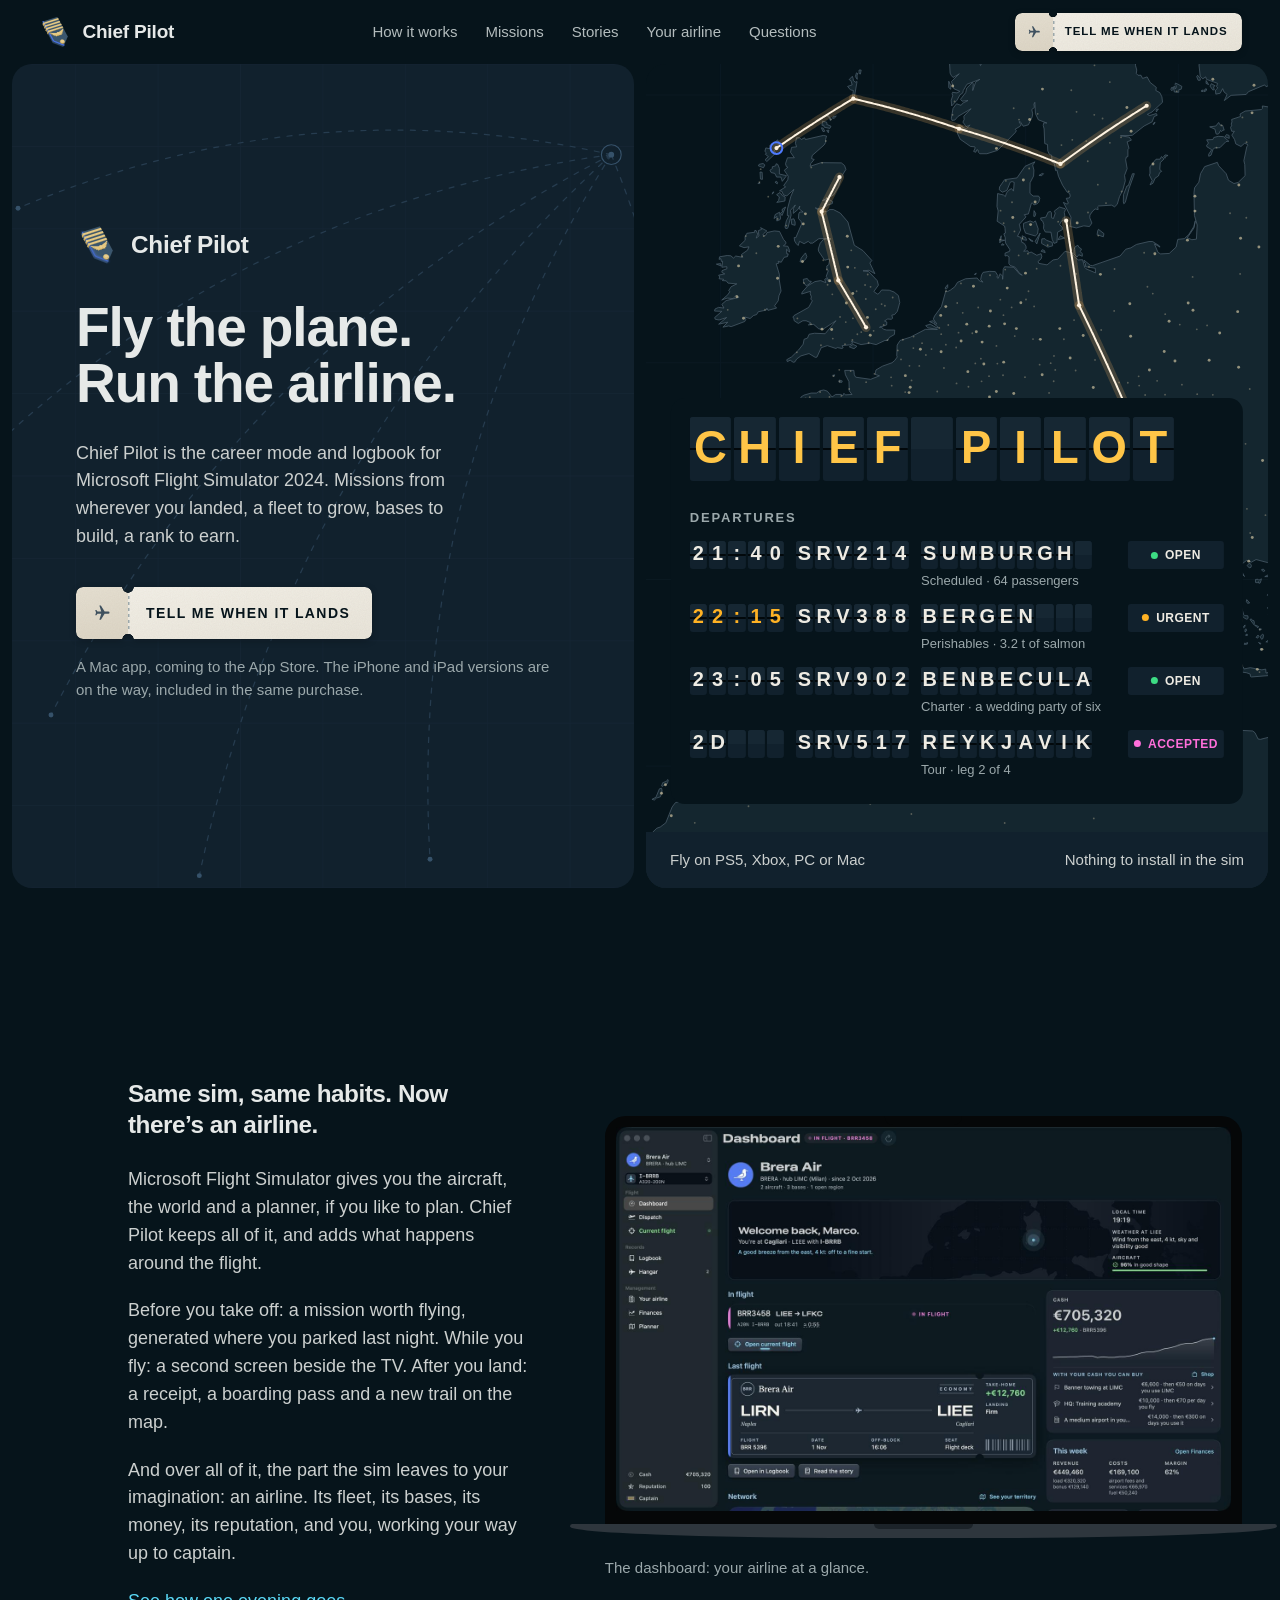
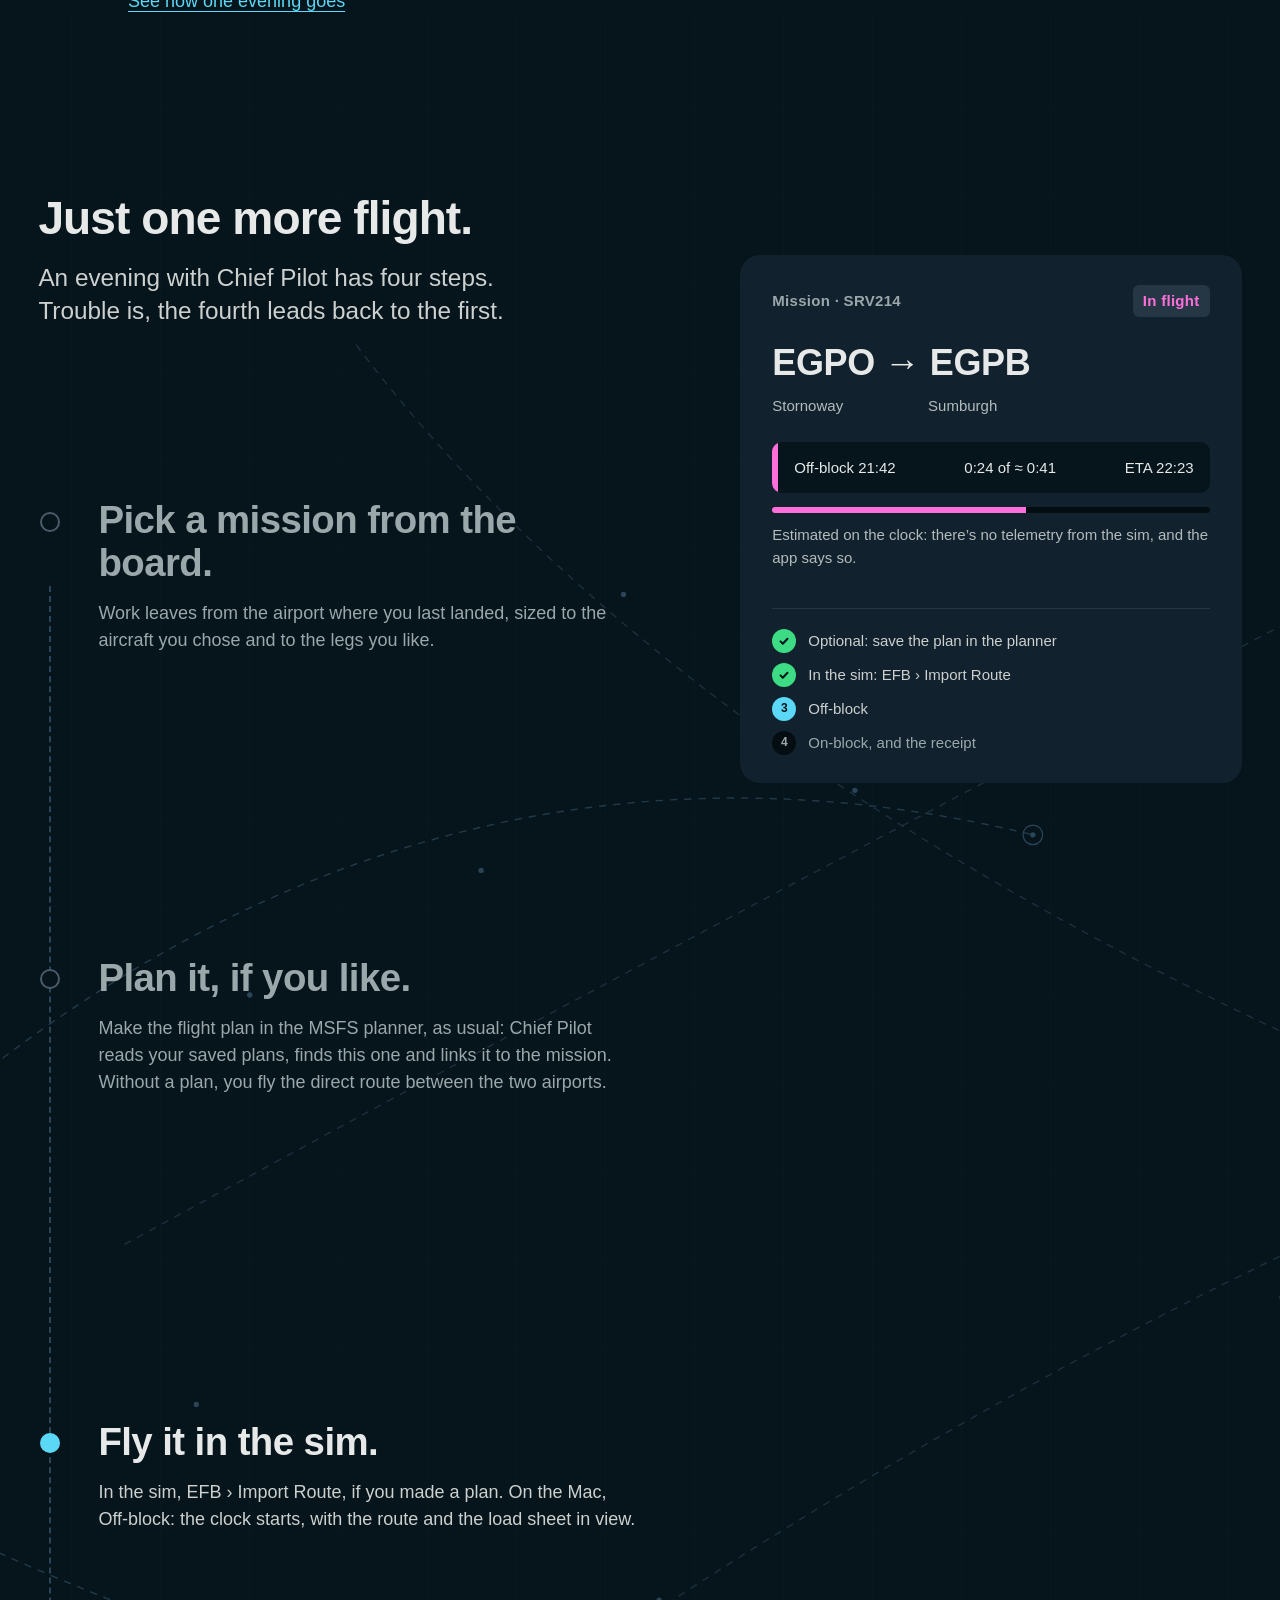
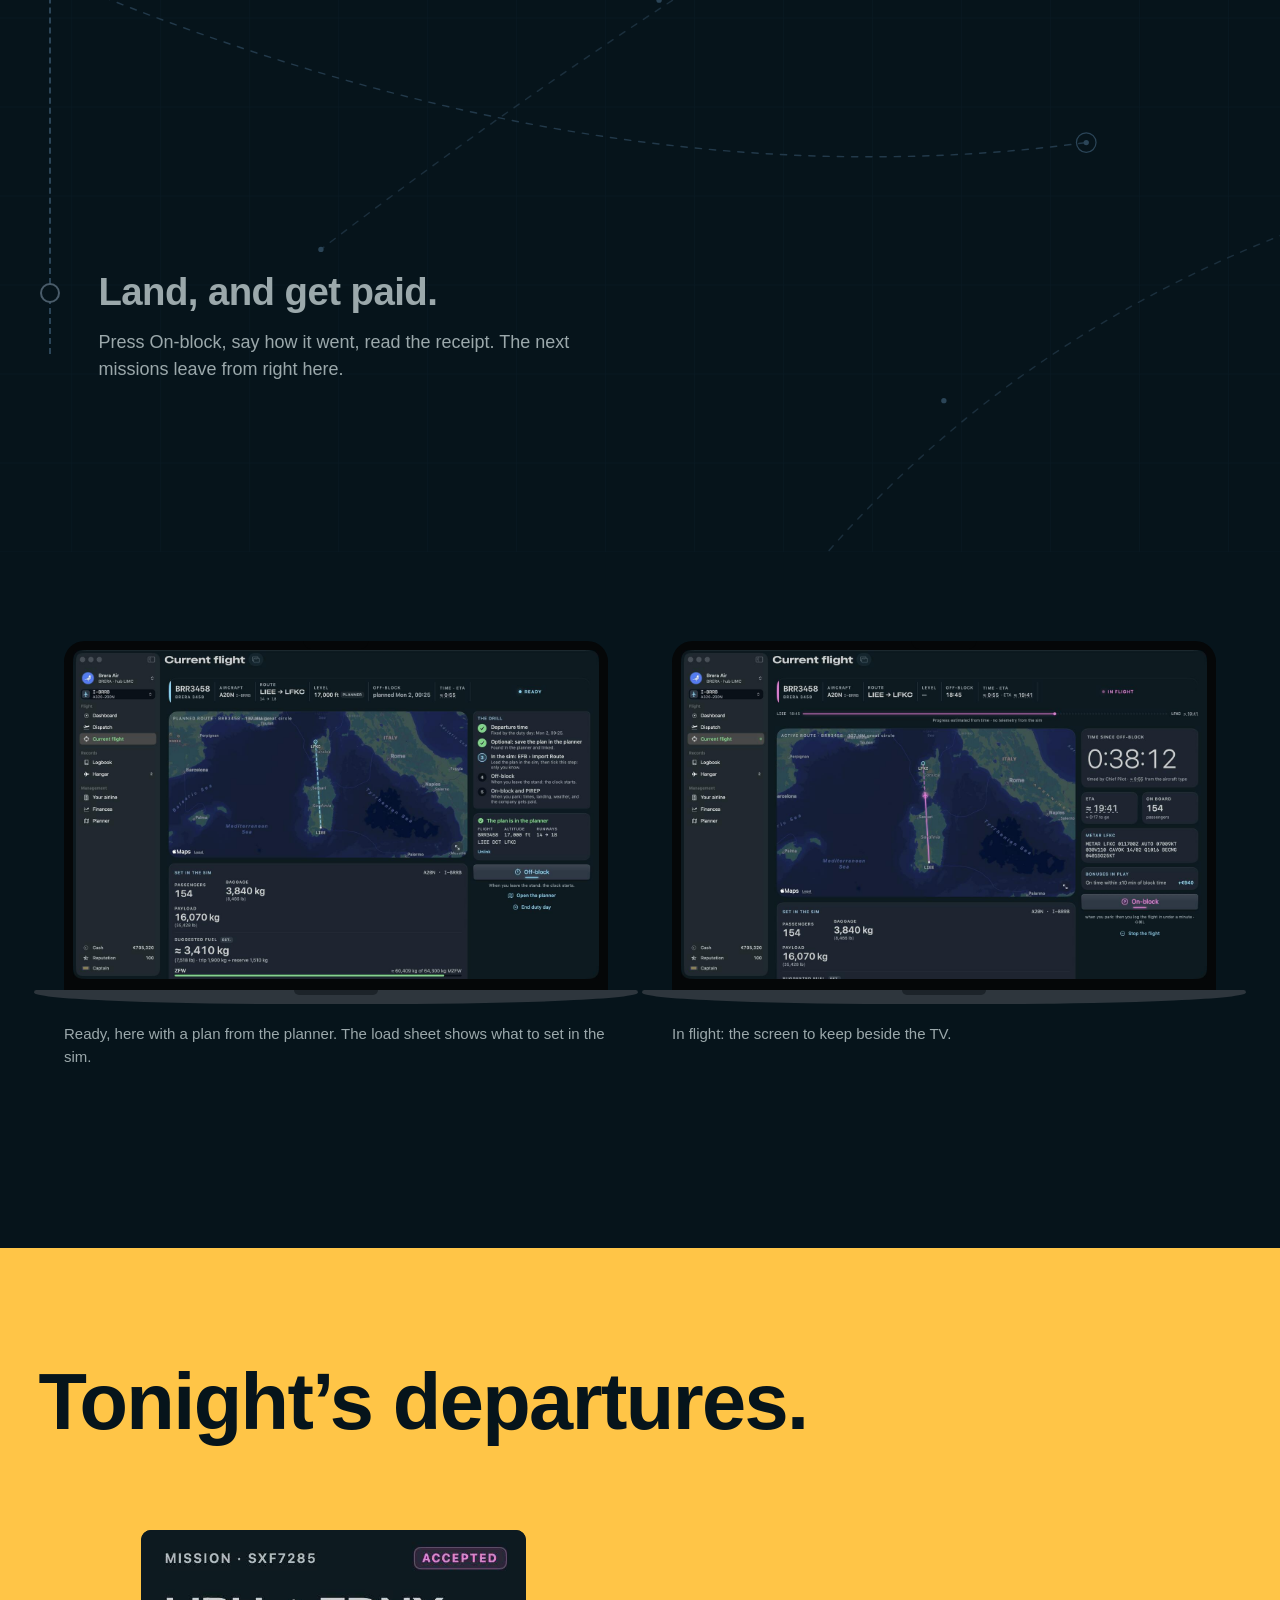
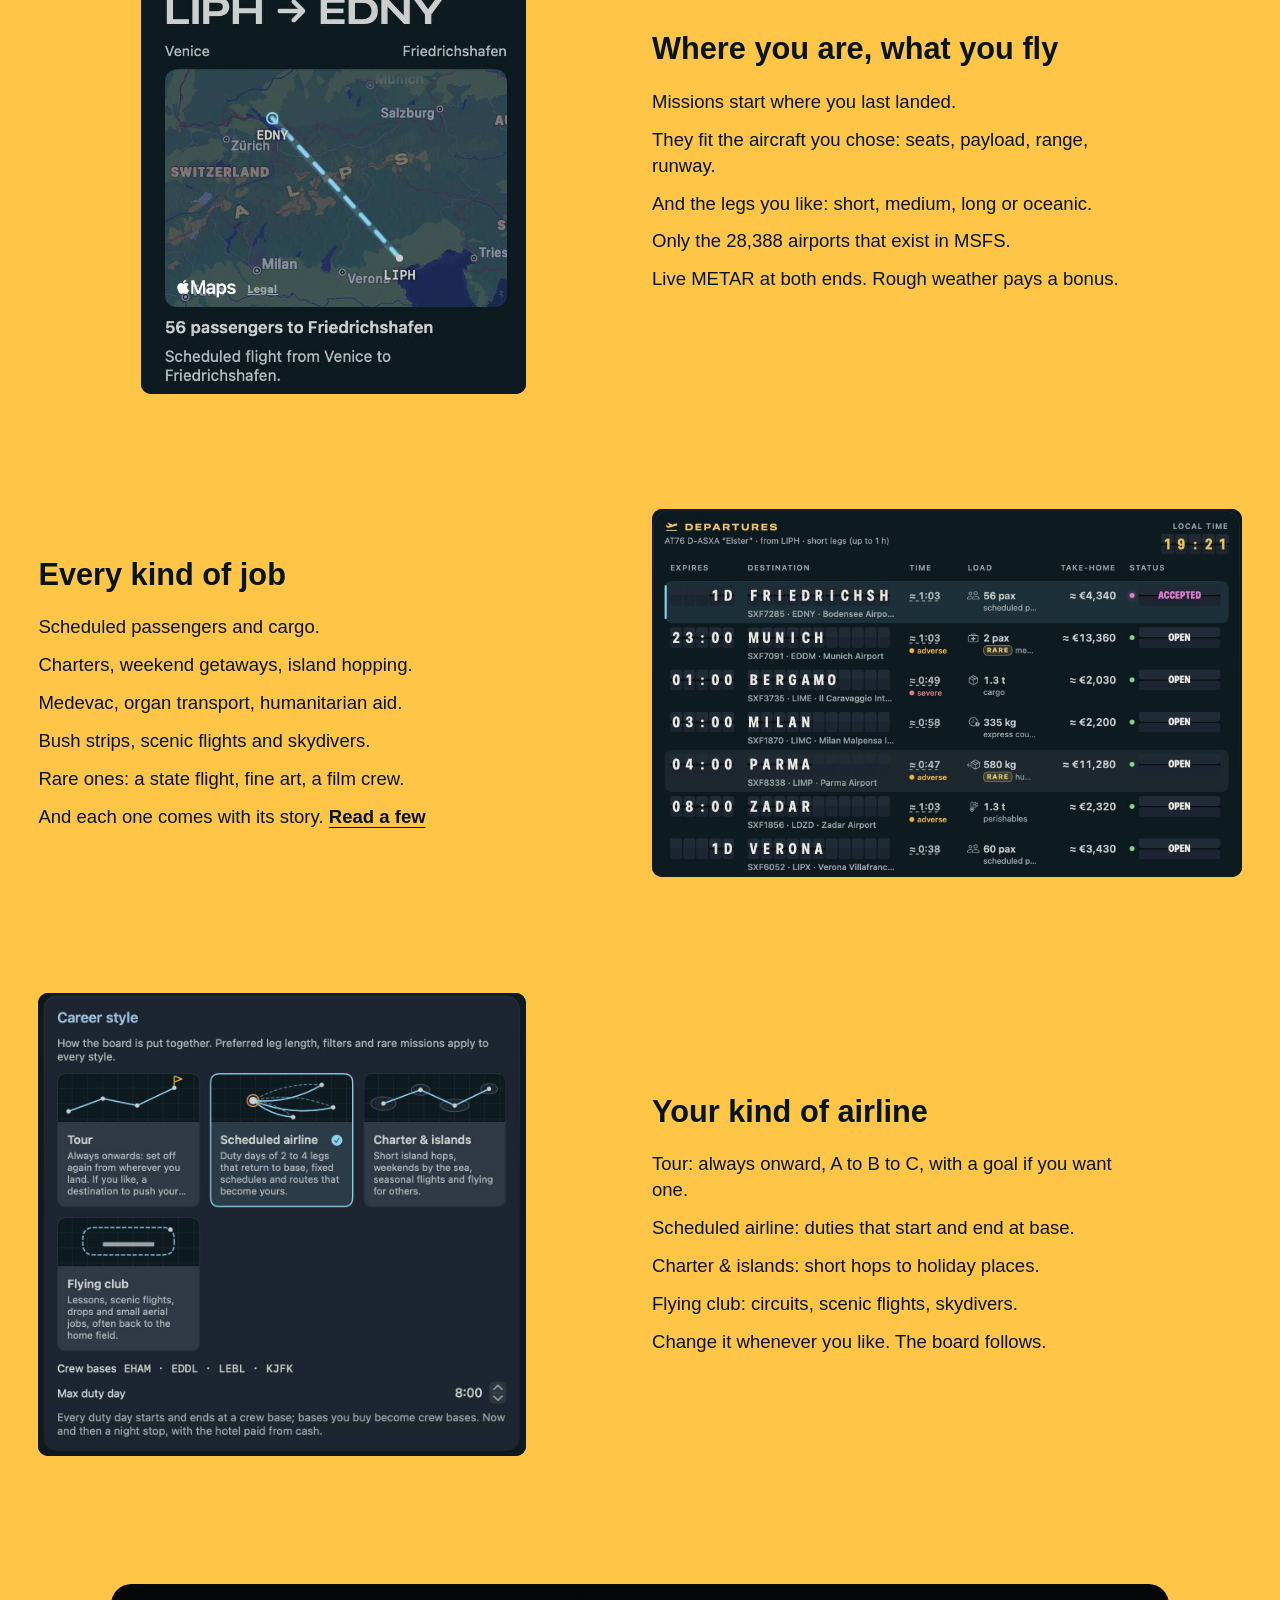
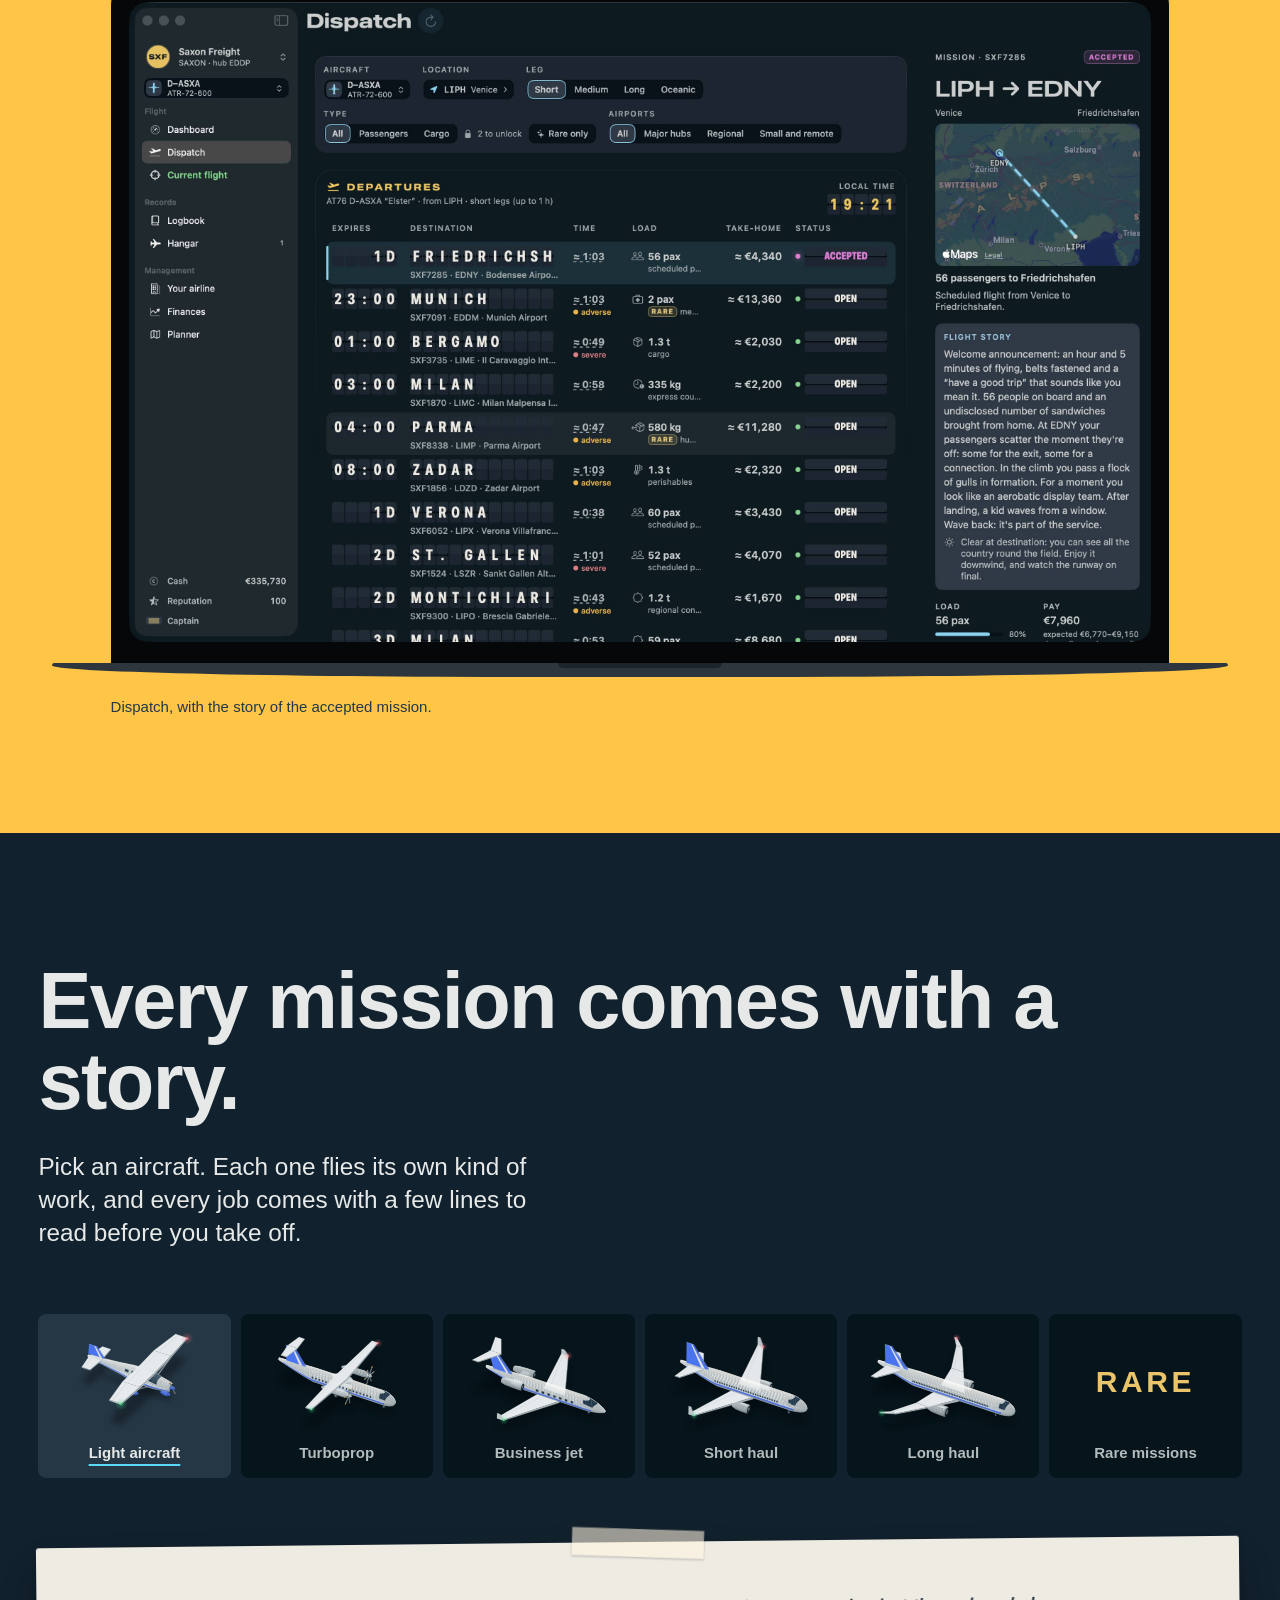
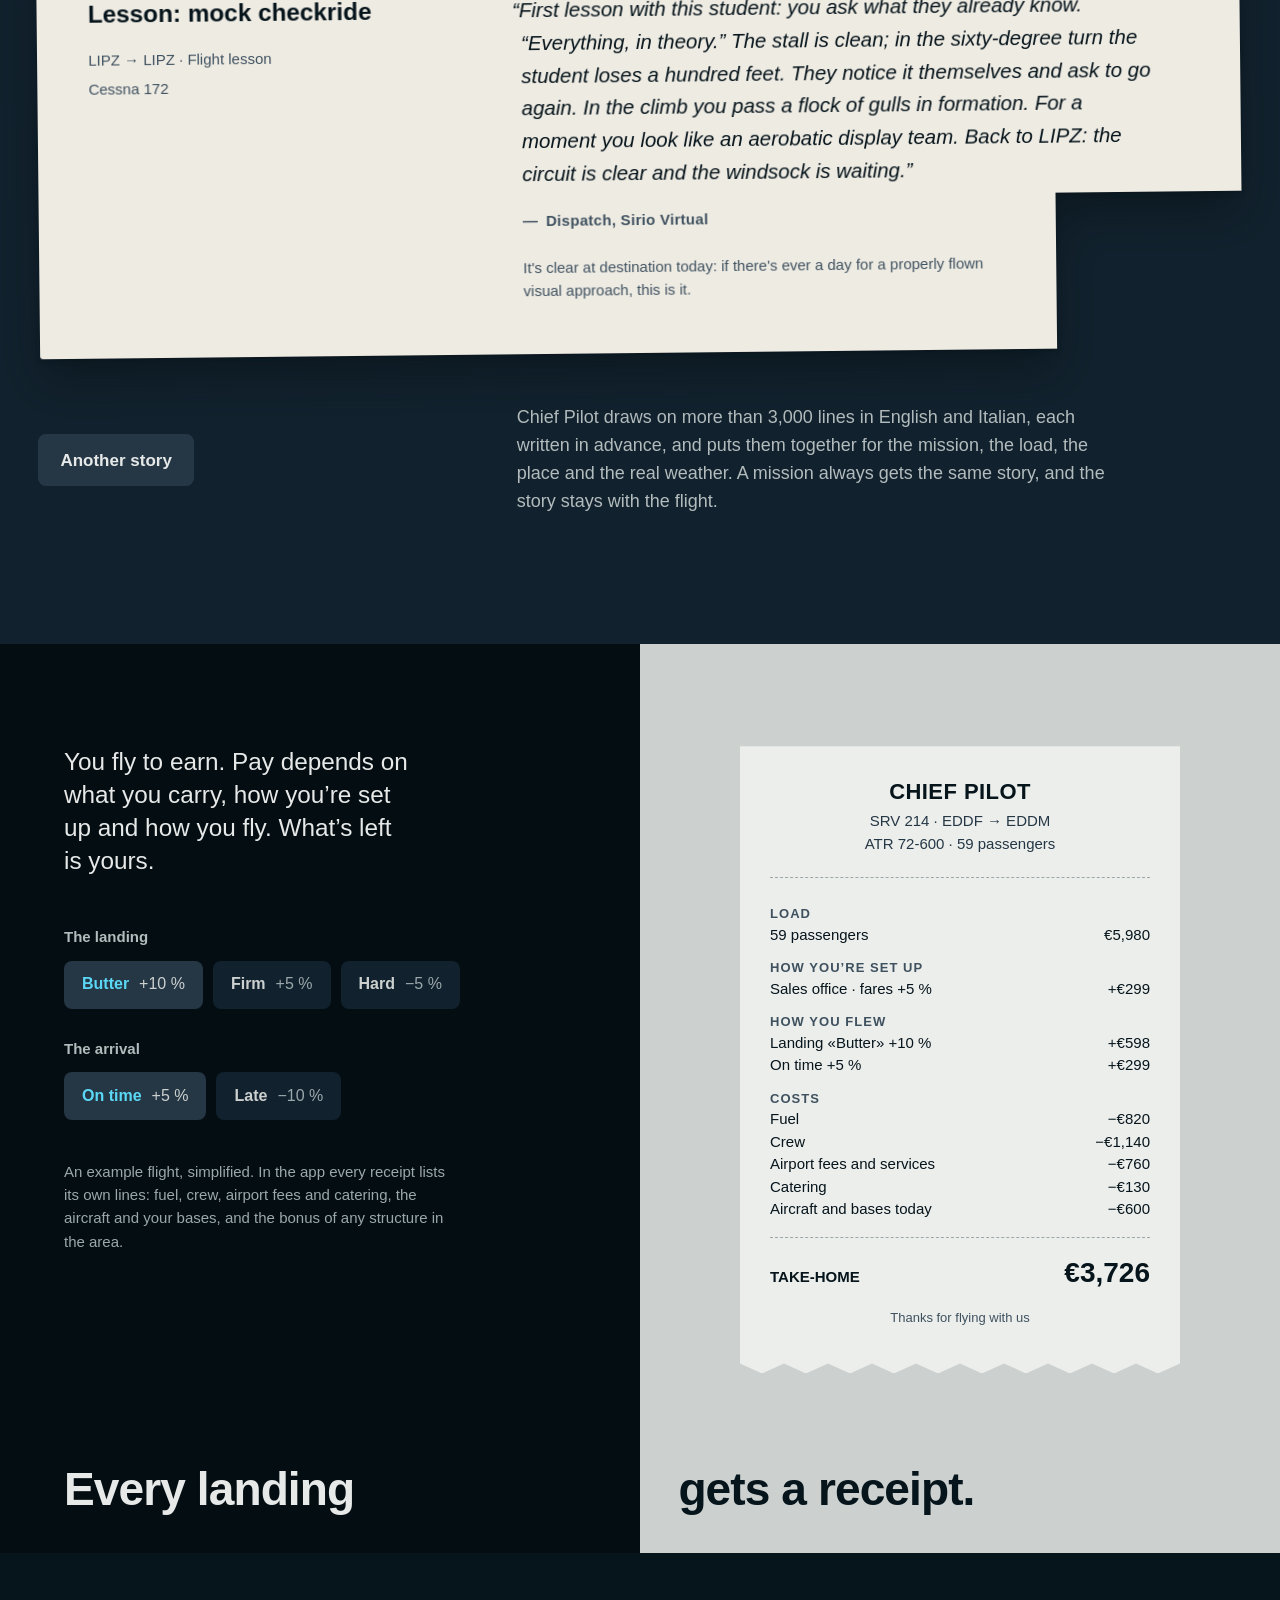
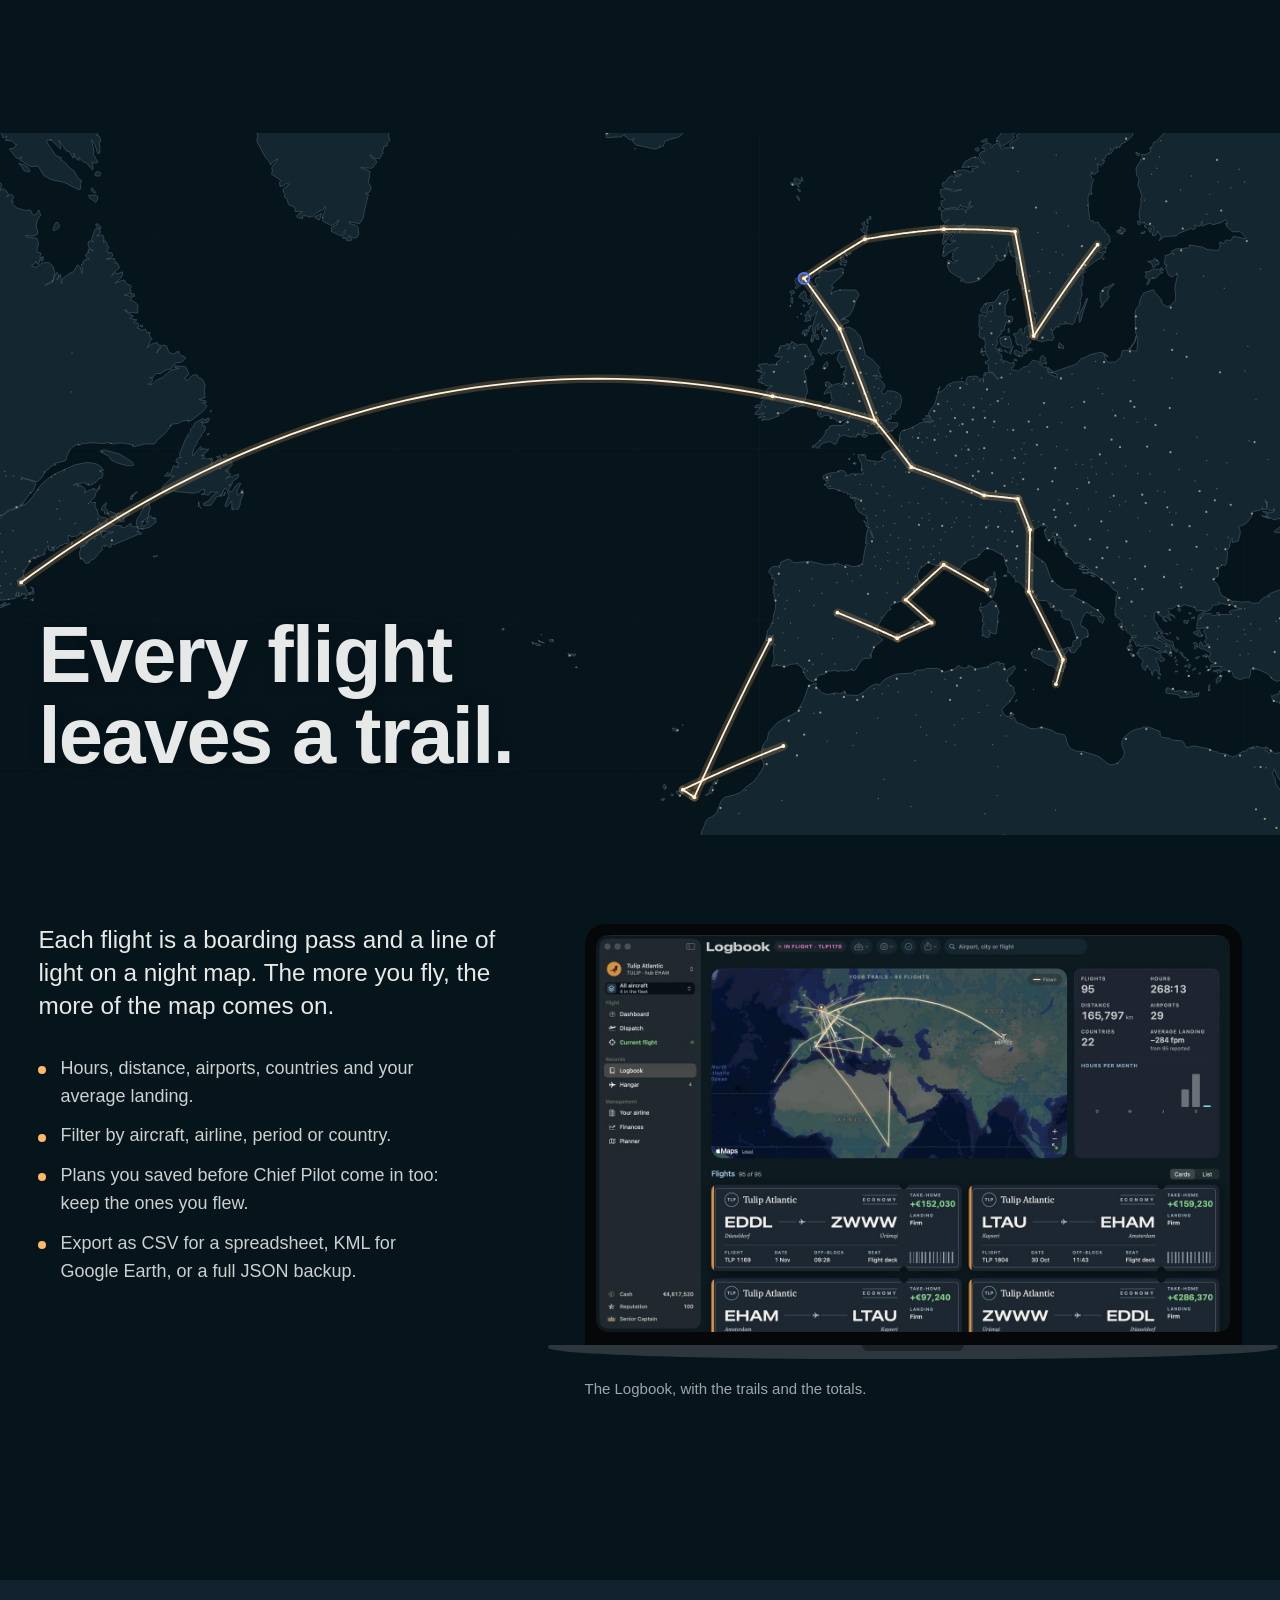
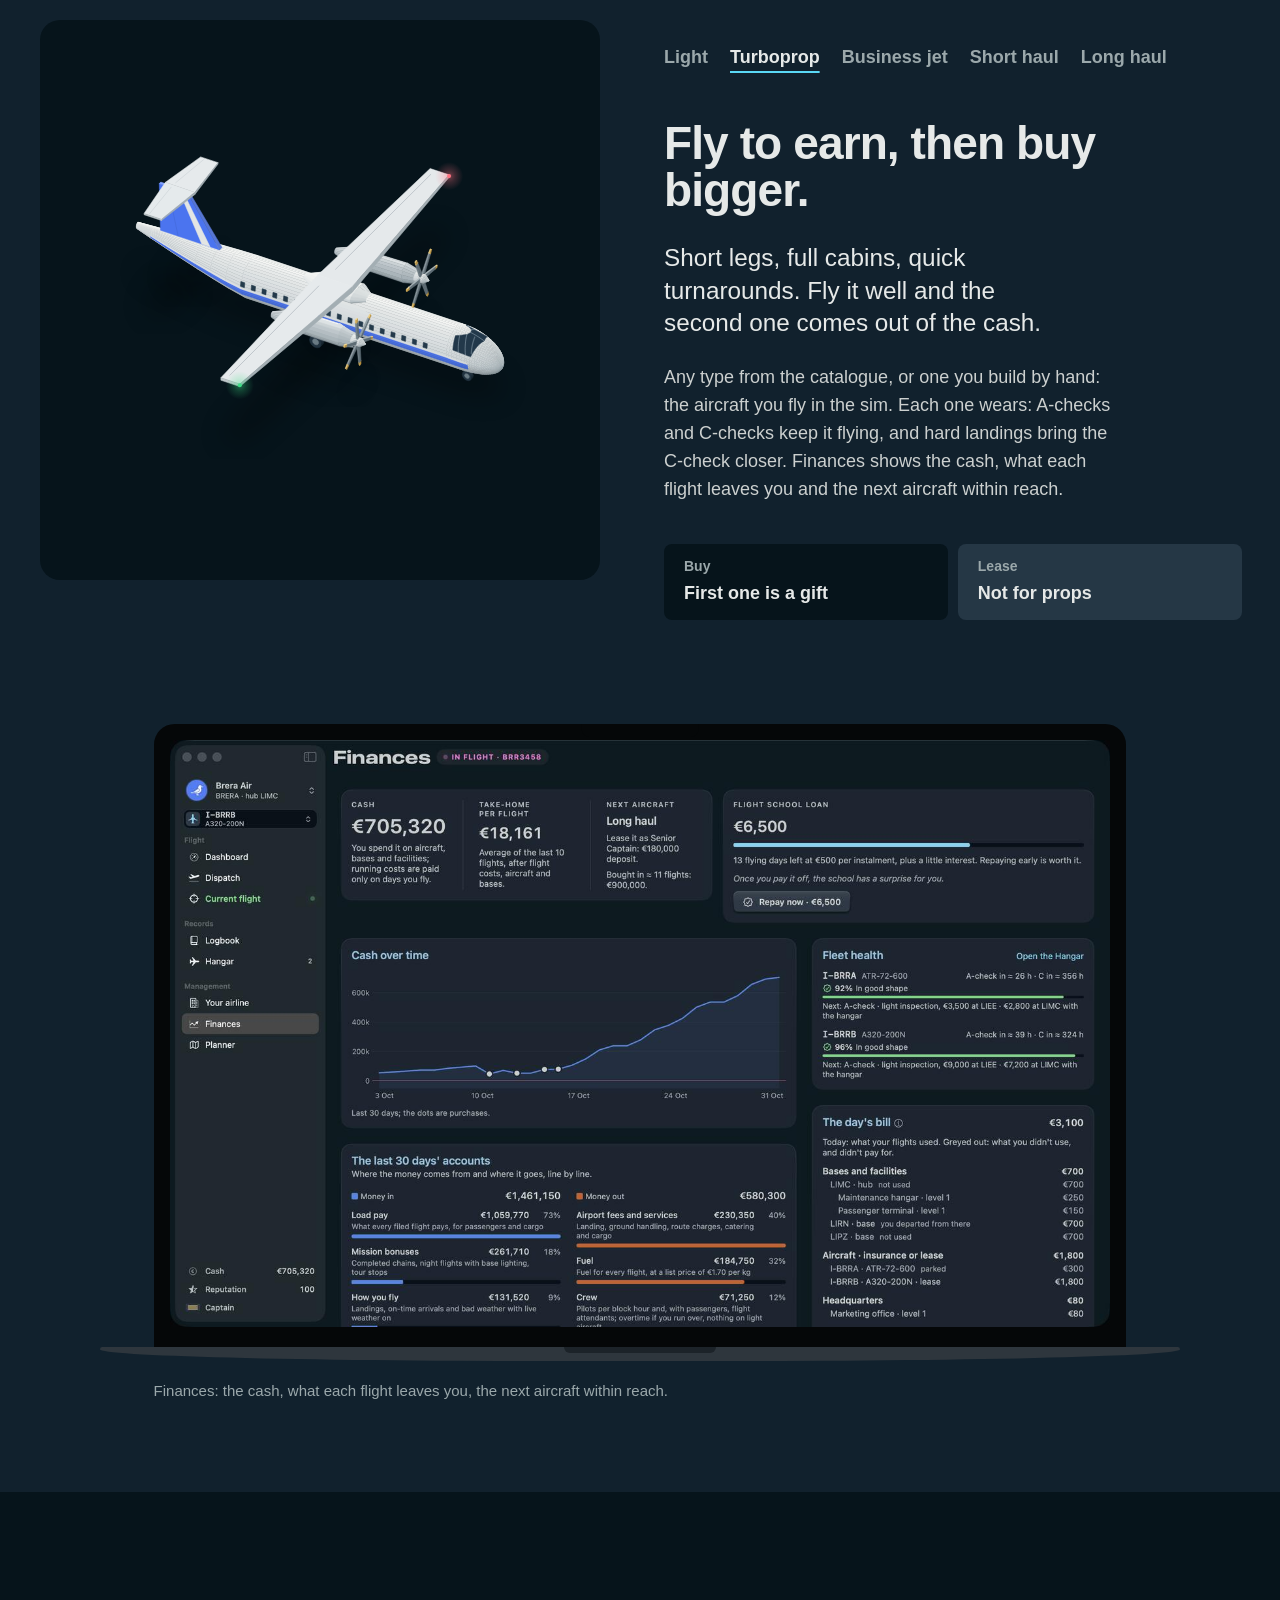
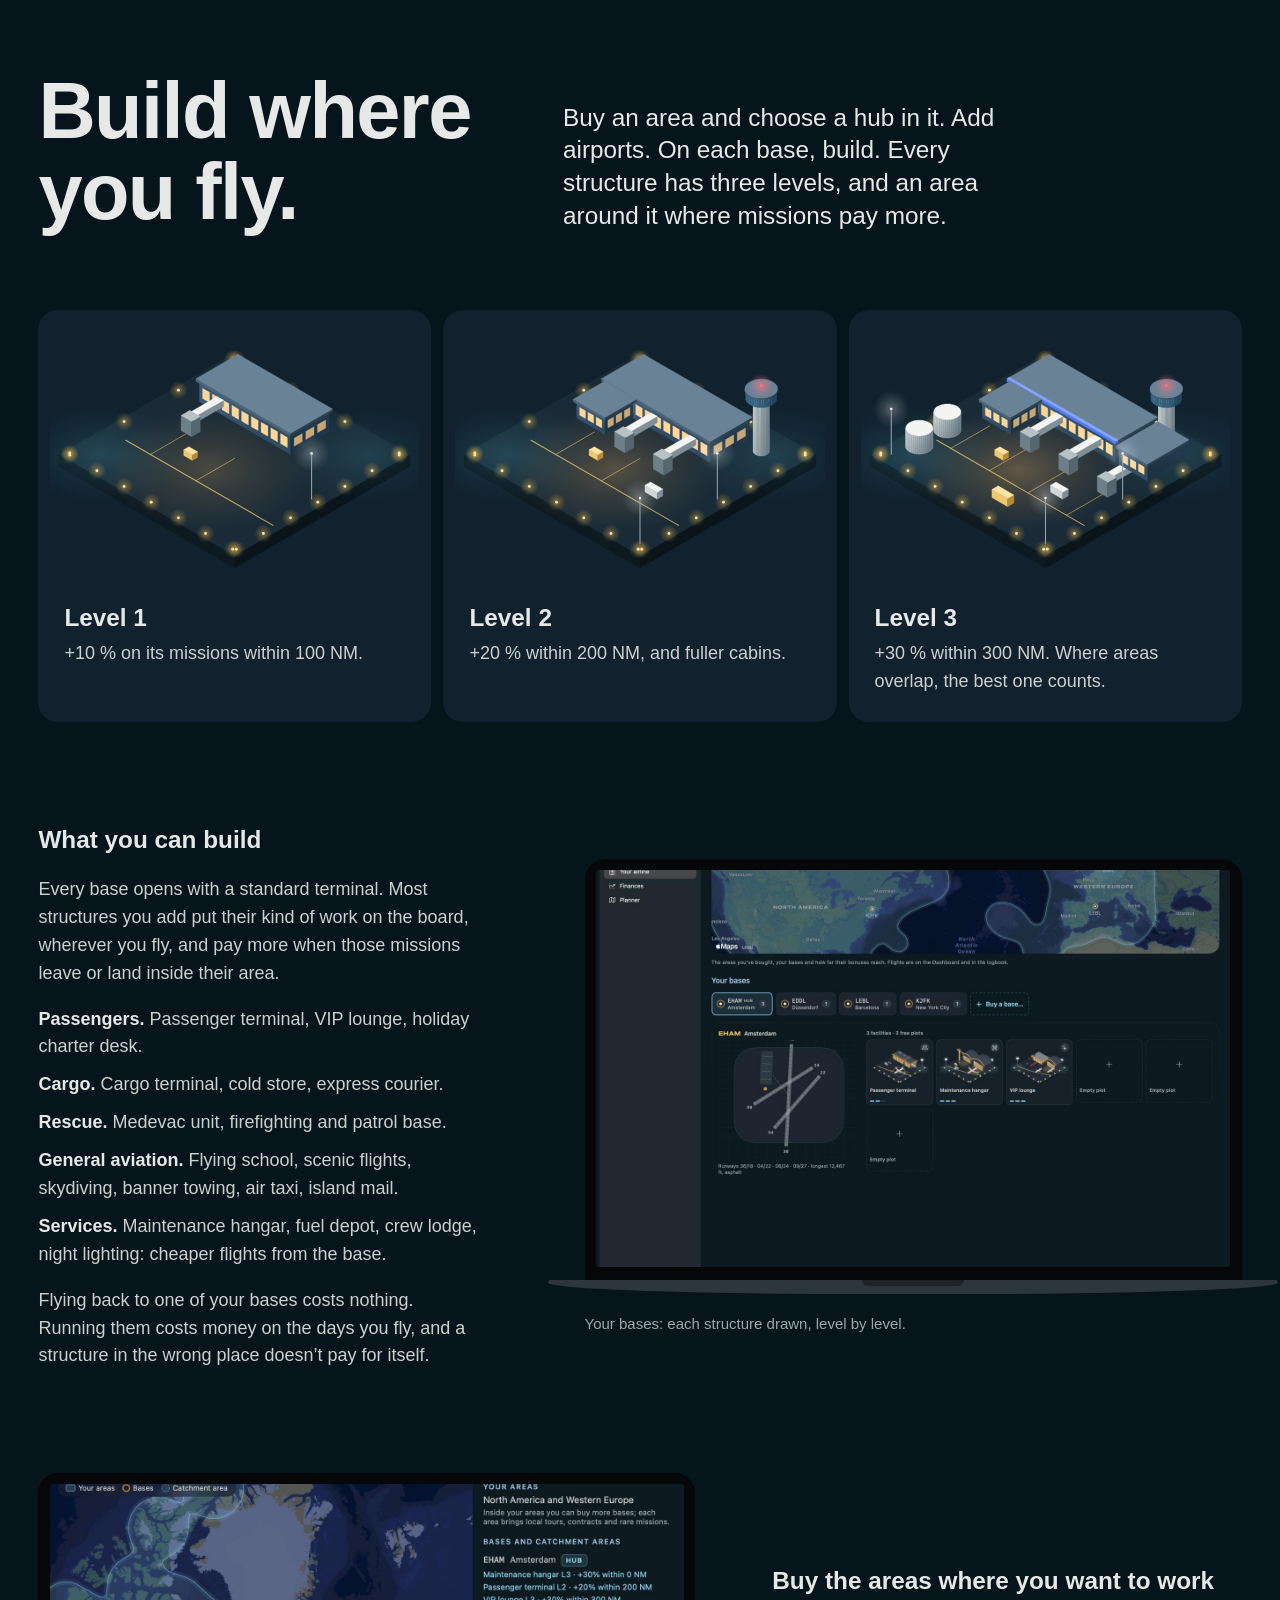
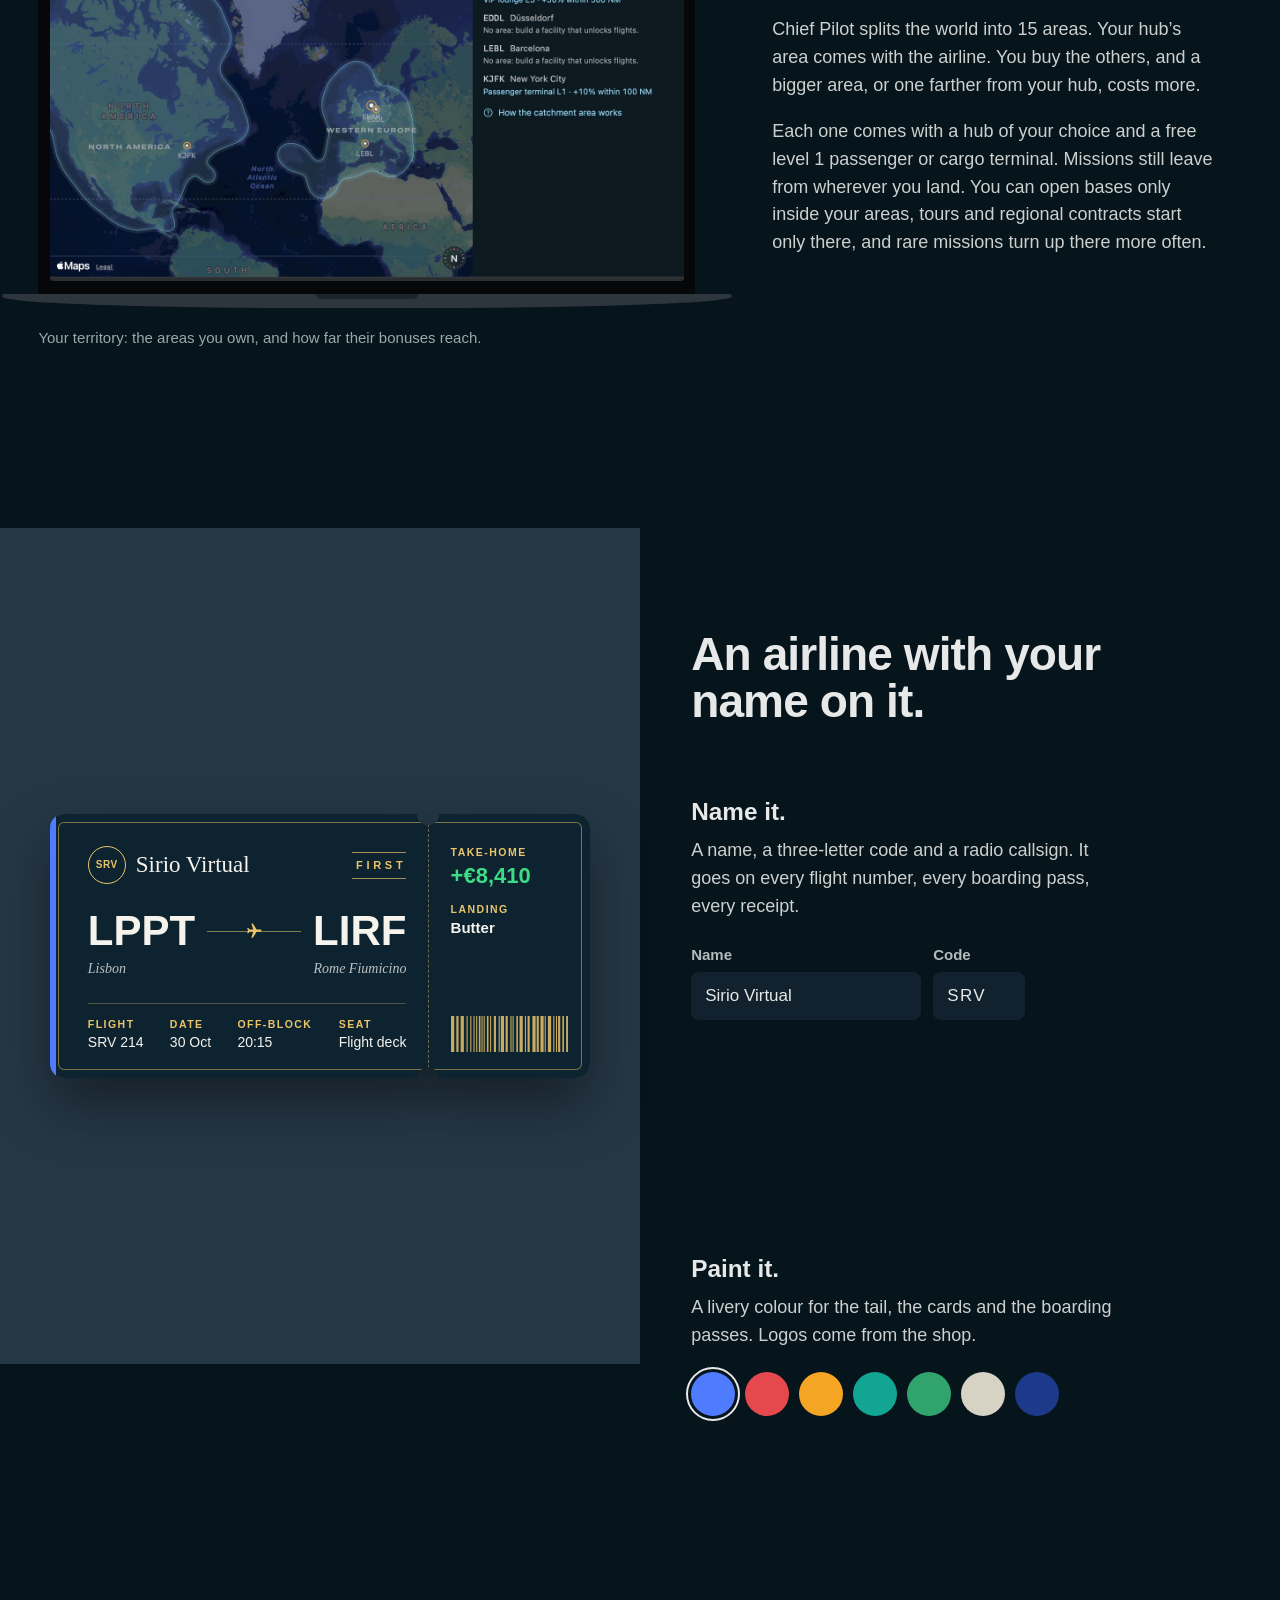
<file: index.html>
<!doctype html>
<html lang="en">
<head>
<meta charset="utf-8">
<meta name="viewport" content="width=device-width, initial-scale=1">
<title>Chief Pilot: career mode and logbook for Microsoft Flight Simulator 2024</title>
<meta name="description" content="Fly the plane. Run the airline. A Mac app for Microsoft Flight Simulator 2024, whatever you fly it on: missions from wherever you landed, a fleet to grow, bases to build and a rank to earn.">
<meta name="theme-color" content="#06141B">
<meta property="og:title" content="Chief Pilot: fly the plane, run the airline">
<meta property="og:description" content="Career mode and logbook for Microsoft Flight Simulator 2024 on PS5, Xbox, PC or Mac. A Mac app, with nothing to install in the sim.">
<meta property="og:image" content="https://www.chiefpilot.app/assets/icona-512.png">
<link rel="icon" href="assets/icona-64.png" sizes="64x64">
<link rel="apple-touch-icon" href="assets/icona-512.png">
<link rel="stylesheet" href="styles.css">
</head>
<body>

<a class="skip" href="#main">Skip to content</a>

<header class="bar">
  <a class="wordmark" href="#top" aria-label="Chief Pilot, back to the top">
    <img src="assets/disegni/spallina.svg" width="34" height="34" alt="">
    <span>Chief Pilot</span>
  </a>
  <nav class="bar-links" aria-label="Sections">
    <a href="#how">How it works</a>
    <a href="#missions">Missions</a>
    <a href="#stories">Stories</a>
    <a href="#airline">Your airline</a>
    <a href="#faq">Questions</a>
  </nav>
  <a class="pass-key pass-key-small" href="mailto:chiefpilot@bulbmode.com?subject=Chief%20Pilot%3A%20tell%20me%20when%20it%20lands&amp;body=Hello%2C%20please%20let%20me%20know%20when%20Chief%20Pilot%20is%20on%20the%20App%20Store.%0A%0AI%20fly%20on%3A%20"><span class="pass-key-stub" aria-hidden="true"><svg viewBox="0 0 24 24"><path d="M21 15.5v-2l-8-5V3.5a1.5 1.5 0 0 0-3 0V8.5l-8 5v2l8-2.5V18l-2 1.5V21l3.5-1 3.5 1v-1.5L13 18v-5z" transform="rotate(90 12 12)"/></svg></span><span class="pass-key-text">Tell me when it lands</span></a>
</header>

<main id="main">

<!-- 1 · Apertura: cos'è, per chi, dove funziona -->
<section class="hero" id="top">
  <div class="hero-sheet">
    <p class="lockup"><img src="assets/disegni/spallina.svg" width="104" height="104" alt=""><span>Chief Pilot</span></p>
    <h1><span class="l">Fly the plane.</span> <span class="l">Run the airline.</span></h1>
    <p class="hero-line">Chief Pilot is the career mode and logbook for Microsoft Flight Simulator 2024. Missions from wherever you landed, a fleet to grow, bases to build, a rank to earn.</p>
    <a class="pass-key" href="mailto:chiefpilot@bulbmode.com?subject=Chief%20Pilot%3A%20tell%20me%20when%20it%20lands&amp;body=Hello%2C%20please%20let%20me%20know%20when%20Chief%20Pilot%20is%20on%20the%20App%20Store.%0A%0AI%20fly%20on%3A%20"><span class="pass-key-stub" aria-hidden="true"><svg viewBox="0 0 24 24"><path d="M21 15.5v-2l-8-5V3.5a1.5 1.5 0 0 0-3 0V8.5l-8 5v2l8-2.5V18l-2 1.5V21l3.5-1 3.5 1v-1.5L13 18v-5z" transform="rotate(90 12 12)"/></svg></span><span class="pass-key-text">Tell me when it lands</span></a>
    <p class="hero-note">A Mac app, coming to the App Store. The iPhone and iPad versions are on the way, included in the same purchase.</p>
  </div>

  <div class="hero-stage" data-ui>
    <svg class="chart" viewBox="1250 130 920 1080" preserveAspectRatio="xMidYMin slice" aria-hidden="true">
      <image href="assets/mappa.svg" width="2600" height="1314"/>
      <g class="trails-layer"><!-- scie-apertura:inizio --><g class="scie-alone"><path d="M1473.4 240.2L1475.4 238.8L1477.4 237.4L1479.4 236.0L1481.4 234.7L1483.4 233.3L1485.4 231.9L1487.5 230.5L1489.5 229.1L1491.5 227.8L1493.6 226.4L1495.6 225.0L1497.6 223.6L1499.7 222.3L1501.7 220.9L1503.8 219.5L1505.9 218.2L1507.9 216.8L1510.0 215.4L1512.1 214.1L1514.2 212.7L1516.2 211.4L1518.3 210.0L1520.4 208.7L1522.5 207.3L1524.6 206.0L1526.7 204.6L1528.8 203.3L1530.9 201.9L1533.1 200.6L1535.2 199.2L1537.3 197.9L1539.4 196.6L1541.6 195.2L1543.7 193.9L1545.8 192.6L1548.0 191.3L1550.1 189.9L1552.3 188.6L1554.5 187.3L1556.6 186.0L1558.8 184.7L1561.0 183.3L1563.1 182.0L1565.3 180.7L1567.5 179.4L1569.7 178.1L1571.9 176.8L1574.1 175.5" data-c="0"/><path d="M1574.1 175.5L1577.1 176.2L1580.0 176.9L1583.0 177.6L1585.9 178.3L1588.9 179.0L1591.9 179.7L1594.8 180.4L1597.8 181.1L1600.7 181.9L1603.6 182.6L1606.6 183.3L1609.5 184.1L1612.4 184.8L1615.4 185.6L1618.3 186.4L1621.2 187.1L1624.1 187.9L1627.0 188.7L1629.9 189.5L1632.9 190.3L1635.8 191.1L1638.7 191.9L1641.6 192.7L1644.4 193.5L1647.3 194.4L1650.2 195.2L1653.1 196.0L1656.0 196.9L1658.9 197.7L1661.7 198.6L1664.6 199.4L1667.5 200.3L1670.3 201.2L1673.2 202.0L1676.0 202.9L1678.9 203.8L1681.7 204.7L1684.6 205.6L1687.4 206.5L1690.2 207.4L1693.1 208.3L1695.9 209.2L1698.7 210.2L1701.5 211.1L1704.3 212.0L1707.1 213.0L1710.0 213.9L1712.8 214.9" data-c="0"/><path d="M1712.8 214.9L1715.6 215.7L1718.5 216.6L1721.3 217.4L1724.2 218.3L1727.0 219.1L1729.8 220.0L1732.7 220.9L1735.5 221.7L1738.3 222.6L1741.2 223.5L1744.0 224.4L1746.8 225.3L1749.6 226.2L1752.4 227.1L1755.2 228.0L1758.0 229.0L1760.8 229.9L1763.6 230.8L1766.4 231.8L1769.2 232.7L1772.0 233.6L1774.8 234.6L1777.5 235.6L1780.3 236.5L1783.1 237.5L1785.8 238.5L1788.6 239.4L1791.4 240.4L1794.1 241.4L1796.9 242.4L1799.6 243.4L1802.3 244.4L1805.1 245.4L1807.8 246.4L1810.5 247.4L1813.3 248.4L1816.0 249.5L1818.7 250.5L1821.4 251.5L1824.1 252.6L1826.8 253.6L1829.5 254.7L1832.2 255.7L1834.9 256.8L1837.6 257.8L1840.2 258.9L1842.9 260.0L1845.6 261.0" data-c="0"/><path d="M1845.6 261.0L1847.8 259.4L1850.0 257.8L1852.3 256.1L1854.5 254.5L1856.8 252.9L1859.0 251.2L1861.3 249.6L1863.5 248.0L1865.8 246.4L1868.1 244.7L1870.4 243.1L1872.6 241.5L1874.9 239.9L1877.2 238.3L1879.5 236.6L1881.8 235.0L1884.1 233.4L1886.5 231.8L1888.8 230.2L1891.1 228.6L1893.4 227.0L1895.8 225.4L1898.1 223.8L1900.5 222.2L1902.8 220.6L1905.2 219.0L1907.6 217.4L1909.9 215.9L1912.3 214.3L1914.7 212.7L1917.1 211.1L1919.5 209.5L1921.9 208.0L1924.3 206.4L1926.7 204.8L1929.1 203.3L1931.5 201.7L1934.0 200.1L1936.4 198.6L1938.8 197.0L1941.3 195.5L1943.7 193.9L1946.2 192.4L1948.7 190.8L1951.1 189.3L1953.6 187.7L1956.1 186.2L1958.6 184.7" data-c="0"/><path d="M1590.8 475.2L1590.1 473.9L1589.3 472.6L1588.6 471.4L1587.9 470.1L1587.2 468.8L1586.4 467.6L1585.7 466.3L1584.9 465.0L1584.2 463.7L1583.5 462.5L1582.7 461.2L1582.0 459.9L1581.2 458.7L1580.5 457.4L1579.8 456.1L1579.0 454.8L1578.3 453.5L1577.5 452.3L1576.8 451.0L1576.0 449.7L1575.3 448.4L1574.5 447.1L1573.8 445.9L1573.0 444.6L1572.2 443.3L1571.5 442.0L1570.7 440.7L1570.0 439.4L1569.2 438.2L1568.4 436.9L1567.7 435.6L1566.9 434.3L1566.1 433.0L1565.3 431.7L1564.6 430.4L1563.8 429.1L1563.0 427.8L1562.3 426.5L1561.5 425.2L1560.7 423.9L1559.9 422.7L1559.1 421.4L1558.3 420.1L1557.6 418.8L1556.8 417.5L1556.0 416.2L1555.2 414.9L1554.4 413.6" data-c="1"/><path d="M1554.4 413.6L1554.0 411.7L1553.6 409.9L1553.1 408.1L1552.7 406.3L1552.3 404.4L1551.8 402.6L1551.4 400.8L1551.0 398.9L1550.5 397.1L1550.1 395.3L1549.6 393.4L1549.2 391.6L1548.8 389.7L1548.3 387.9L1547.9 386.0L1547.4 384.2L1547.0 382.3L1546.5 380.5L1546.1 378.6L1545.6 376.7L1545.2 374.9L1544.7 373.0L1544.3 371.1L1543.8 369.3L1543.4 367.4L1542.9 365.5L1542.5 363.6L1542.0 361.8L1541.5 359.9L1541.1 358.0L1540.6 356.1L1540.2 354.2L1539.7 352.3L1539.2 350.4L1538.8 348.5L1538.3 346.6L1537.8 344.7L1537.3 342.8L1536.9 340.9L1536.4 339.0L1535.9 337.1L1535.4 335.2L1535.0 333.2L1534.5 331.3L1534.0 329.4L1533.5 327.5L1533.0 325.6L1532.6 323.6" data-c="1"/><path d="M1532.6 323.6L1533.0 322.7L1533.5 321.8L1534.0 320.8L1534.5 319.9L1534.9 318.9L1535.4 318.0L1535.9 317.1L1536.4 316.1L1536.8 315.2L1537.3 314.2L1537.8 313.3L1538.3 312.4L1538.8 311.4L1539.2 310.5L1539.7 309.5L1540.2 308.6L1540.7 307.6L1541.2 306.7L1541.7 305.8L1542.2 304.8L1542.6 303.9L1543.1 302.9L1543.6 302.0L1544.1 301.0L1544.6 300.1L1545.1 299.1L1545.6 298.2L1546.1 297.2L1546.6 296.3L1547.1 295.3L1547.5 294.4L1548.0 293.4L1548.5 292.5L1549.0 291.5L1549.5 290.6L1550.0 289.6L1550.5 288.7L1551.0 287.7L1551.5 286.8L1552.0 285.8L1552.5 284.9L1553.0 283.9L1553.5 283.0L1554.0 282.0L1554.5 281.0L1555.0 280.1L1555.5 279.1L1556.0 278.2" data-c="1"/><path d="M1853.1 335.4L1853.5 337.8L1853.9 340.2L1854.3 342.6L1854.6 345.0L1855.0 347.4L1855.4 349.8L1855.8 352.1L1856.1 354.5L1856.5 356.9L1856.9 359.2L1857.2 361.6L1857.6 364.0L1858.0 366.3L1858.3 368.7L1858.7 371.0L1859.1 373.3L1859.4 375.7L1859.8 378.0L1860.1 380.3L1860.5 382.7L1860.9 385.0L1861.2 387.3L1861.6 389.6L1861.9 391.9L1862.3 394.2L1862.6 396.5L1863.0 398.8L1863.3 401.1L1863.7 403.4L1864.0 405.7L1864.4 408.0L1864.7 410.3L1865.0 412.5L1865.4 414.8L1865.7 417.1L1866.1 419.3L1866.4 421.6L1866.7 423.9L1867.1 426.1L1867.4 428.4L1867.7 430.6L1868.1 432.9L1868.4 435.1L1868.7 437.4L1869.1 439.6L1869.4 441.8L1869.7 444.1L1870.0 446.3" data-c="2"/><path d="M1870.0 446.3L1871.4 449.1L1872.8 452.0L1874.2 454.9L1875.6 457.7L1877.0 460.6L1878.3 463.4L1879.7 466.3L1881.1 469.1L1882.4 471.9L1883.8 474.8L1885.1 477.6L1886.4 480.4L1887.8 483.2L1889.1 486.1L1890.4 488.9L1891.7 491.7L1893.0 494.5L1894.4 497.3L1895.7 500.1L1896.9 502.9L1898.2 505.6L1899.5 508.4L1900.8 511.2L1902.1 514.0L1903.4 516.7L1904.6 519.5L1905.9 522.3L1907.2 525.0L1908.4 527.8L1909.7 530.5L1910.9 533.3L1912.1 536.0L1913.4 538.7L1914.6 541.5L1915.8 544.2L1917.1 546.9L1918.3 549.7L1919.5 552.4L1920.7 555.1L1921.9 557.8L1923.1 560.5L1924.3 563.2L1925.5 565.9L1926.7 568.6L1927.9 571.3L1929.0 574.0L1930.2 576.7L1931.4 579.3" data-c="2"/><path d="M1931.4 579.3L1931.2 580.8L1931.0 582.3L1930.7 583.8L1930.5 585.2L1930.3 586.7L1930.1 588.2L1929.9 589.6L1929.7 591.1L1929.4 592.6L1929.2 594.0L1929.0 595.5L1928.8 597.0L1928.6 598.4L1928.4 599.9L1928.2 601.3L1928.0 602.8L1927.7 604.2L1927.5 605.7L1927.3 607.1L1927.1 608.6L1926.9 610.0L1926.7 611.5L1926.5 612.9L1926.3 614.4L1926.1 615.8L1925.9 617.3L1925.7 618.7L1925.4 620.1L1925.2 621.6L1925.0 623.0L1924.8 624.5L1924.6 625.9L1924.4 627.3L1924.2 628.8L1924.0 630.2L1923.8 631.6L1923.6 633.0L1923.4 634.5L1923.2 635.9L1923.0 637.3L1922.8 638.7L1922.6 640.2L1922.4 641.6L1922.2 643.0L1922.0 644.4L1921.8 645.8L1921.6 647.3L1921.4 648.7" data-c="2"/><path d="M1921.4 648.7L1922.3 650.6L1923.3 652.4L1924.3 654.3L1925.2 656.2L1926.2 658.1L1927.1 660.0L1928.1 661.8L1929.0 663.7L1930.0 665.6L1930.9 667.5L1931.9 669.3L1932.8 671.2L1933.8 673.1L1934.7 674.9L1935.6 676.8L1936.6 678.6L1937.5 680.5L1938.4 682.4L1939.3 684.2L1940.3 686.1L1941.2 687.9L1942.1 689.8L1943.0 691.6L1943.9 693.5L1944.8 695.3L1945.8 697.2L1946.7 699.0L1947.6 700.9L1948.5 702.7L1949.4 704.5L1950.3 706.4L1951.2 708.2L1952.1 710.0L1953.0 711.9L1953.9 713.7L1954.8 715.5L1955.7 717.4L1956.5 719.2L1957.4 721.0L1958.3 722.8L1959.2 724.7L1960.1 726.5L1960.9 728.3L1961.8 730.1L1962.7 731.9L1963.6 733.7L1964.4 735.6L1965.3 737.4" data-c="2"/><path d="M1965.3 737.4L1967.8 739.9L1970.4 742.4L1972.9 745.0L1975.4 747.5L1977.9 750.0L1980.4 752.6L1982.9 755.1L1985.3 757.6L1987.8 760.2L1990.3 762.7L1992.7 765.2L1995.2 767.8L1997.6 770.3L2000.1 772.8L2002.5 775.4L2004.9 777.9L2007.3 780.4L2009.7 783.0L2012.1 785.5L2014.5 788.0L2016.9 790.6L2019.3 793.1L2021.7 795.6L2024.0 798.1L2026.4 800.7L2028.8 803.2L2031.1 805.7L2033.4 808.3L2035.8 810.8L2038.1 813.3L2040.4 815.8L2042.7 818.4L2045.0 820.9L2047.3 823.4L2049.6 825.9L2051.9 828.5L2054.2 831.0L2056.5 833.5L2058.7 836.0L2061.0 838.5L2063.3 841.1L2065.5 843.6L2067.8 846.1L2070.0 848.6L2072.2 851.1L2074.5 853.6L2076.7 856.2L2078.9 858.7" data-c="2"/></g><g class="scie"><path d="M1473.4 240.2L1475.4 238.8L1477.4 237.4L1479.4 236.0L1481.4 234.7L1483.4 233.3L1485.4 231.9L1487.5 230.5L1489.5 229.1L1491.5 227.8L1493.6 226.4L1495.6 225.0L1497.6 223.6L1499.7 222.3L1501.7 220.9L1503.8 219.5L1505.9 218.2L1507.9 216.8L1510.0 215.4L1512.1 214.1L1514.2 212.7L1516.2 211.4L1518.3 210.0L1520.4 208.7L1522.5 207.3L1524.6 206.0L1526.7 204.6L1528.8 203.3L1530.9 201.9L1533.1 200.6L1535.2 199.2L1537.3 197.9L1539.4 196.6L1541.6 195.2L1543.7 193.9L1545.8 192.6L1548.0 191.3L1550.1 189.9L1552.3 188.6L1554.5 187.3L1556.6 186.0L1558.8 184.7L1561.0 183.3L1563.1 182.0L1565.3 180.7L1567.5 179.4L1569.7 178.1L1571.9 176.8L1574.1 175.5" data-c="0"/><path d="M1574.1 175.5L1577.1 176.2L1580.0 176.9L1583.0 177.6L1585.9 178.3L1588.9 179.0L1591.9 179.7L1594.8 180.4L1597.8 181.1L1600.7 181.9L1603.6 182.6L1606.6 183.3L1609.5 184.1L1612.4 184.8L1615.4 185.6L1618.3 186.4L1621.2 187.1L1624.1 187.9L1627.0 188.7L1629.9 189.5L1632.9 190.3L1635.8 191.1L1638.7 191.9L1641.6 192.7L1644.4 193.5L1647.3 194.4L1650.2 195.2L1653.1 196.0L1656.0 196.9L1658.9 197.7L1661.7 198.6L1664.6 199.4L1667.5 200.3L1670.3 201.2L1673.2 202.0L1676.0 202.9L1678.9 203.8L1681.7 204.7L1684.6 205.6L1687.4 206.5L1690.2 207.4L1693.1 208.3L1695.9 209.2L1698.7 210.2L1701.5 211.1L1704.3 212.0L1707.1 213.0L1710.0 213.9L1712.8 214.9" data-c="0"/><path d="M1712.8 214.9L1715.6 215.7L1718.5 216.6L1721.3 217.4L1724.2 218.3L1727.0 219.1L1729.8 220.0L1732.7 220.9L1735.5 221.7L1738.3 222.6L1741.2 223.5L1744.0 224.4L1746.8 225.3L1749.6 226.2L1752.4 227.1L1755.2 228.0L1758.0 229.0L1760.8 229.9L1763.6 230.8L1766.4 231.8L1769.2 232.7L1772.0 233.6L1774.8 234.6L1777.5 235.6L1780.3 236.5L1783.1 237.5L1785.8 238.5L1788.6 239.4L1791.4 240.4L1794.1 241.4L1796.9 242.4L1799.6 243.4L1802.3 244.4L1805.1 245.4L1807.8 246.4L1810.5 247.4L1813.3 248.4L1816.0 249.5L1818.7 250.5L1821.4 251.5L1824.1 252.6L1826.8 253.6L1829.5 254.7L1832.2 255.7L1834.9 256.8L1837.6 257.8L1840.2 258.9L1842.9 260.0L1845.6 261.0" data-c="0"/><path d="M1845.6 261.0L1847.8 259.4L1850.0 257.8L1852.3 256.1L1854.5 254.5L1856.8 252.9L1859.0 251.2L1861.3 249.6L1863.5 248.0L1865.8 246.4L1868.1 244.7L1870.4 243.1L1872.6 241.5L1874.9 239.9L1877.2 238.3L1879.5 236.6L1881.8 235.0L1884.1 233.4L1886.5 231.8L1888.8 230.2L1891.1 228.6L1893.4 227.0L1895.8 225.4L1898.1 223.8L1900.5 222.2L1902.8 220.6L1905.2 219.0L1907.6 217.4L1909.9 215.9L1912.3 214.3L1914.7 212.7L1917.1 211.1L1919.5 209.5L1921.9 208.0L1924.3 206.4L1926.7 204.8L1929.1 203.3L1931.5 201.7L1934.0 200.1L1936.4 198.6L1938.8 197.0L1941.3 195.5L1943.7 193.9L1946.2 192.4L1948.7 190.8L1951.1 189.3L1953.6 187.7L1956.1 186.2L1958.6 184.7" data-c="0"/><path d="M1590.8 475.2L1590.1 473.9L1589.3 472.6L1588.6 471.4L1587.9 470.1L1587.2 468.8L1586.4 467.6L1585.7 466.3L1584.9 465.0L1584.2 463.7L1583.5 462.5L1582.7 461.2L1582.0 459.9L1581.2 458.7L1580.5 457.4L1579.8 456.1L1579.0 454.8L1578.3 453.5L1577.5 452.3L1576.8 451.0L1576.0 449.7L1575.3 448.4L1574.5 447.1L1573.8 445.9L1573.0 444.6L1572.2 443.3L1571.5 442.0L1570.7 440.7L1570.0 439.4L1569.2 438.2L1568.4 436.9L1567.7 435.6L1566.9 434.3L1566.1 433.0L1565.3 431.7L1564.6 430.4L1563.8 429.1L1563.0 427.8L1562.3 426.5L1561.5 425.2L1560.7 423.9L1559.9 422.7L1559.1 421.4L1558.3 420.1L1557.6 418.8L1556.8 417.5L1556.0 416.2L1555.2 414.9L1554.4 413.6" data-c="1"/><path d="M1554.4 413.6L1554.0 411.7L1553.6 409.9L1553.1 408.1L1552.7 406.3L1552.3 404.4L1551.8 402.6L1551.4 400.8L1551.0 398.9L1550.5 397.1L1550.1 395.3L1549.6 393.4L1549.2 391.6L1548.8 389.7L1548.3 387.9L1547.9 386.0L1547.4 384.2L1547.0 382.3L1546.5 380.5L1546.1 378.6L1545.6 376.7L1545.2 374.9L1544.7 373.0L1544.3 371.1L1543.8 369.3L1543.4 367.4L1542.9 365.5L1542.5 363.6L1542.0 361.8L1541.5 359.9L1541.1 358.0L1540.6 356.1L1540.2 354.2L1539.7 352.3L1539.2 350.4L1538.8 348.5L1538.3 346.6L1537.8 344.7L1537.3 342.8L1536.9 340.9L1536.4 339.0L1535.9 337.1L1535.4 335.2L1535.0 333.2L1534.5 331.3L1534.0 329.4L1533.5 327.5L1533.0 325.6L1532.6 323.6" data-c="1"/><path d="M1532.6 323.6L1533.0 322.7L1533.5 321.8L1534.0 320.8L1534.5 319.9L1534.9 318.9L1535.4 318.0L1535.9 317.1L1536.4 316.1L1536.8 315.2L1537.3 314.2L1537.8 313.3L1538.3 312.4L1538.8 311.4L1539.2 310.5L1539.7 309.5L1540.2 308.6L1540.7 307.6L1541.2 306.7L1541.7 305.8L1542.2 304.8L1542.6 303.9L1543.1 302.9L1543.6 302.0L1544.1 301.0L1544.6 300.1L1545.1 299.1L1545.6 298.2L1546.1 297.2L1546.6 296.3L1547.1 295.3L1547.5 294.4L1548.0 293.4L1548.5 292.5L1549.0 291.5L1549.5 290.6L1550.0 289.6L1550.5 288.7L1551.0 287.7L1551.5 286.8L1552.0 285.8L1552.5 284.9L1553.0 283.9L1553.5 283.0L1554.0 282.0L1554.5 281.0L1555.0 280.1L1555.5 279.1L1556.0 278.2" data-c="1"/><path d="M1853.1 335.4L1853.5 337.8L1853.9 340.2L1854.3 342.6L1854.6 345.0L1855.0 347.4L1855.4 349.8L1855.8 352.1L1856.1 354.5L1856.5 356.9L1856.9 359.2L1857.2 361.6L1857.6 364.0L1858.0 366.3L1858.3 368.7L1858.7 371.0L1859.1 373.3L1859.4 375.7L1859.8 378.0L1860.1 380.3L1860.5 382.7L1860.9 385.0L1861.2 387.3L1861.6 389.6L1861.9 391.9L1862.3 394.2L1862.6 396.5L1863.0 398.8L1863.3 401.1L1863.7 403.4L1864.0 405.7L1864.4 408.0L1864.7 410.3L1865.0 412.5L1865.4 414.8L1865.7 417.1L1866.1 419.3L1866.4 421.6L1866.7 423.9L1867.1 426.1L1867.4 428.4L1867.7 430.6L1868.1 432.9L1868.4 435.1L1868.7 437.4L1869.1 439.6L1869.4 441.8L1869.7 444.1L1870.0 446.3" data-c="2"/><path d="M1870.0 446.3L1871.4 449.1L1872.8 452.0L1874.2 454.9L1875.6 457.7L1877.0 460.6L1878.3 463.4L1879.7 466.3L1881.1 469.1L1882.4 471.9L1883.8 474.8L1885.1 477.6L1886.4 480.4L1887.8 483.2L1889.1 486.1L1890.4 488.9L1891.7 491.7L1893.0 494.5L1894.4 497.3L1895.7 500.1L1896.9 502.9L1898.2 505.6L1899.5 508.4L1900.8 511.2L1902.1 514.0L1903.4 516.7L1904.6 519.5L1905.9 522.3L1907.2 525.0L1908.4 527.8L1909.7 530.5L1910.9 533.3L1912.1 536.0L1913.4 538.7L1914.6 541.5L1915.8 544.2L1917.1 546.9L1918.3 549.7L1919.5 552.4L1920.7 555.1L1921.9 557.8L1923.1 560.5L1924.3 563.2L1925.5 565.9L1926.7 568.6L1927.9 571.3L1929.0 574.0L1930.2 576.7L1931.4 579.3" data-c="2"/><path d="M1931.4 579.3L1931.2 580.8L1931.0 582.3L1930.7 583.8L1930.5 585.2L1930.3 586.7L1930.1 588.2L1929.9 589.6L1929.7 591.1L1929.4 592.6L1929.2 594.0L1929.0 595.5L1928.8 597.0L1928.6 598.4L1928.4 599.9L1928.2 601.3L1928.0 602.8L1927.7 604.2L1927.5 605.7L1927.3 607.1L1927.1 608.6L1926.9 610.0L1926.7 611.5L1926.5 612.9L1926.3 614.4L1926.1 615.8L1925.9 617.3L1925.7 618.7L1925.4 620.1L1925.2 621.6L1925.0 623.0L1924.8 624.5L1924.6 625.9L1924.4 627.3L1924.2 628.8L1924.0 630.2L1923.8 631.6L1923.6 633.0L1923.4 634.5L1923.2 635.9L1923.0 637.3L1922.8 638.7L1922.6 640.2L1922.4 641.6L1922.2 643.0L1922.0 644.4L1921.8 645.8L1921.6 647.3L1921.4 648.7" data-c="2"/><path d="M1921.4 648.7L1922.3 650.6L1923.3 652.4L1924.3 654.3L1925.2 656.2L1926.2 658.1L1927.1 660.0L1928.1 661.8L1929.0 663.7L1930.0 665.6L1930.9 667.5L1931.9 669.3L1932.8 671.2L1933.8 673.1L1934.7 674.9L1935.6 676.8L1936.6 678.6L1937.5 680.5L1938.4 682.4L1939.3 684.2L1940.3 686.1L1941.2 687.9L1942.1 689.8L1943.0 691.6L1943.9 693.5L1944.8 695.3L1945.8 697.2L1946.7 699.0L1947.6 700.9L1948.5 702.7L1949.4 704.5L1950.3 706.4L1951.2 708.2L1952.1 710.0L1953.0 711.9L1953.9 713.7L1954.8 715.5L1955.7 717.4L1956.5 719.2L1957.4 721.0L1958.3 722.8L1959.2 724.7L1960.1 726.5L1960.9 728.3L1961.8 730.1L1962.7 731.9L1963.6 733.7L1964.4 735.6L1965.3 737.4" data-c="2"/><path d="M1965.3 737.4L1967.8 739.9L1970.4 742.4L1972.9 745.0L1975.4 747.5L1977.9 750.0L1980.4 752.6L1982.9 755.1L1985.3 757.6L1987.8 760.2L1990.3 762.7L1992.7 765.2L1995.2 767.8L1997.6 770.3L2000.1 772.8L2002.5 775.4L2004.9 777.9L2007.3 780.4L2009.7 783.0L2012.1 785.5L2014.5 788.0L2016.9 790.6L2019.3 793.1L2021.7 795.6L2024.0 798.1L2026.4 800.7L2028.8 803.2L2031.1 805.7L2033.4 808.3L2035.8 810.8L2038.1 813.3L2040.4 815.8L2042.7 818.4L2045.0 820.9L2047.3 823.4L2049.6 825.9L2051.9 828.5L2054.2 831.0L2056.5 833.5L2058.7 836.0L2061.0 838.5L2063.3 841.1L2065.5 843.6L2067.8 846.1L2070.0 848.6L2072.2 851.1L2074.5 853.6L2076.7 856.2L2078.9 858.7" data-c="2"/></g><g class="scali"><circle cx="1473.4" cy="240.2" r="3.2"/><circle cx="1574.1" cy="175.5" r="3.2"/><circle cx="1712.8" cy="214.9" r="3.2"/><circle cx="1845.6" cy="261.0" r="3.2"/><circle cx="1958.6" cy="184.7" r="3.2"/><circle cx="1590.8" cy="475.2" r="3.2"/><circle cx="1554.4" cy="413.6" r="3.2"/><circle cx="1532.6" cy="323.6" r="3.2"/><circle cx="1556.0" cy="278.2" r="3.2"/><circle cx="1853.1" cy="335.4" r="3.2"/><circle cx="1870.0" cy="446.3" r="3.2"/><circle cx="1931.4" cy="579.3" r="3.2"/><circle cx="1921.4" cy="648.7" r="3.2"/><circle cx="1965.3" cy="737.4" r="3.2"/><circle cx="2078.9" cy="858.7" r="3.2"/></g><circle class="hub" cx="1473.4" cy="240.2" r="9"/><!-- scie-apertura:fine --></g>
    </svg>
    <div class="board" role="img" aria-label="Departures board from Stornoway tonight: Sumburgh with 64 passengers, Bergen with 3.2 tonnes of salmon, Benbecula with a wedding party of six, and an accepted tour leg to Reykjavik.">
      <p class="flaps board-name" data-flap aria-hidden="true">CHIEF PILOT</p>
      <p class="board-head board-legend" aria-hidden="true">Departures</p>
      <ol class="board-rows" aria-hidden="true">
        <li><span class="flaps" data-flap data-cells="5">21:40</span><span class="flaps" data-flap data-cells="6">SRV214</span><span class="flaps dest" data-flap data-cells="9">SUMBURGH</span><span class="status st-open" data-word>OPEN</span><span class="row-note">Scheduled · 64 passengers</span></li>
        <li><span class="flaps urgent" data-flap data-cells="5">22:15</span><span class="flaps" data-flap data-cells="6">SRV388</span><span class="flaps dest" data-flap data-cells="9">BERGEN</span><span class="status st-urgent" data-word>URGENT</span><span class="row-note">Perishables · 3.2 t of salmon</span></li>
        <li><span class="flaps" data-flap data-cells="5">23:05</span><span class="flaps" data-flap data-cells="6">SRV902</span><span class="flaps dest" data-flap data-cells="9">BENBECULA</span><span class="status st-open" data-word>OPEN</span><span class="row-note">Charter · a wedding party of six</span></li>
        <li><span class="flaps" data-flap data-cells="5">2D</span><span class="flaps" data-flap data-cells="6">SRV517</span><span class="flaps dest" data-flap data-cells="9">REYKJAVIK</span><span class="status st-accepted" data-word>ACCEPTED</span><span class="row-note">Tour · leg 2 of 4</span></li>
      </ol>
    </div>
    <div class="hero-strip">
      <span>Fly on PS5, Xbox, PC or Mac</span>
      <span>Nothing to install in the sim</span>
    </div>
  </div>
</section>

<!-- 2 · L'idea, dal generale -->
<section class="intro" id="idea">
  <div class="intro-text">
    <h2>Same sim, same habits. Now there’s an airline.</h2>
    <p>Microsoft Flight Simulator gives you the aircraft, the world and a planner, if you like to plan. Chief Pilot keeps all of it, and adds what happens around the flight.</p>
    <p>Before you take off: a mission worth flying, generated where you parked last night. While you fly: a second screen beside the TV. After you land: a receipt, a boarding pass and a new trail on the map.</p>
    <p>And over all of it, the part the sim leaves to your imagination: an airline. Its fleet, its bases, its money, its reputation, and you, working your way up to captain.</p>
    <p><a class="text-link" href="#how">See how one evening goes</a></p>
  </div>
  <figure class="mac intro-mac">
    <div class="mac-screen"><img src="assets/schermate/dashboard.jpg" srcset="assets/schermate/dashboard.jpg 1440w, assets/schermate/dashboard@2x.jpg 2880w" sizes="(min-width: 1100px) 62vw, 94vw" width="1440" height="900" loading="lazy" alt="The dashboard of Brera Air, based in Milan: the pilot at Cagliari, the flight to Calvi in progress, the last flight from Naples, cash and this week’s accounts."></div>
    <div class="mac-base" aria-hidden="true"></div>
    <figcaption>The dashboard: your airline at a glance.</figcaption>
  </figure>
</section>

<!-- 3 · Il giro -->
<section class="loop" id="how">
  <div class="loop-text">
    <h2>Just one more flight.</h2>
    <p class="loop-intro">An evening with Chief Pilot has four steps. Trouble is, the fourth leads back to the first.</p>
    <ol class="loop-steps">
      <li data-step="1">
        <p class="loop-say">Pick a mission from the board.</p>
        <p>Work leaves from the airport where you last landed, sized to the aircraft you chose and to the legs you like.</p>
      </li>
      <li data-step="2">
        <p class="loop-say">Plan it, if you like.</p>
        <p>Make the flight plan in the MSFS planner, as usual: Chief Pilot reads your saved plans, finds this one and links it to the mission. Without a plan, you fly the direct route between the two airports.</p>
      </li>
      <li data-step="3">
        <p class="loop-say">Fly it in the sim.</p>
        <p>In the sim, EFB › Import Route, if you made a plan. On the Mac, Off-block: the clock starts, with the route and the load sheet in view.</p>
      </li>
      <li data-step="4">
        <p class="loop-say">Land, and get paid.</p>
        <p>Press On-block, say how it went, read the receipt. The next missions leave from right here.</p>
      </li>
    </ol>
  </div>

  <div class="loop-stage">
    <div class="mission" data-ui data-state="1">
      <div class="mission-top">
        <span>Mission · SRV214</span>
        <span class="chip" data-for="1">Open</span><span class="chip chip-accepted" data-for="2">Accepted</span><span class="chip chip-flying" data-for="3">In flight</span><span class="chip chip-done" data-for="4">Landed</span>
      </div>
      <p class="mission-route">EGPO <span aria-hidden="true">→</span> EGPB</p>
      <p class="mission-names"><span>Stornoway</span><span>Sumburgh</span></p>
      <div class="mission-panel" data-for="1">
        <p class="mission-load">64 passengers · ATR 72-600 · ≈ 0:41</p>
        <p class="mission-pay">Pay ≈ €5,450, more for a good landing.</p>
        <span class="key key-fake"><span class="lamp" aria-hidden="true"></span>Accept mission</span>
      </div>
      <div class="mission-panel" data-for="2">
        <p class="found"><span class="tick" aria-hidden="true"><svg viewBox="0 0 12 12" width="12" height="12" aria-hidden="true"><path d="M2.5 6.4l2.3 2.3 4.7-5" fill="none" stroke="currentColor" stroke-width="2" stroke-linecap="round" stroke-linejoin="round"/></svg></span>Plan EGPO → EGPB found in the planner. Ready for Import Route.</p>
        <p class="mission-load">FL110 · runway 18 to 27 · saved 21:31</p>
      </div>
      <div class="mission-panel" data-for="3">
        <div class="strip"><span>Off-block 21:42</span><span>0:24 of ≈ 0:41</span><span>ETA 22:23</span></div>
        <div class="progress" aria-hidden="true"><span></span></div>
        <p class="mission-load">Estimated on the clock: there’s no telemetry from the sim, and the app says so.</p>
      </div>
      <div class="mission-panel" data-for="4">
        <p class="mission-take"><span>Take-home</span><strong>€2,940</strong></p>
        <p class="mission-load">Butter landing · on time · next: 6 departures from Sumburgh</p>
      </div>
      <ol class="drill" aria-label="The drill">
        <li>Optional: save the plan in the planner</li>
        <li>In the sim: EFB › Import Route</li>
        <li>Off-block</li>
        <li>On-block, and the receipt</li>
      </ol>
    </div>
  </div>
</section>

<!-- 3 bis · Il volo: il piano dal planner, lo schermo accanto alla TV -->
<section class="flight" id="flight">
  <figure class="mac">
    <div class="mac-screen"><img src="assets/schermate/flight-ready.jpg" srcset="assets/schermate/flight-ready.jpg 1440w, assets/schermate/flight-ready@2x.jpg 2880w" sizes="(min-width: 1100px) 46vw, 94vw" width="1440" height="900" alt="Current flight before departure: the route from Cagliari to Calvi, the plan found in the planner and linked, the drill and what to set in the sim." loading="lazy"></div>
    <div class="mac-base" aria-hidden="true"></div>
    <figcaption>Ready, here with a plan from the planner. The load sheet shows what to set in the sim.</figcaption>
  </figure>
  <figure class="mac">
    <div class="mac-screen"><img src="assets/schermate/current-flight.jpg" srcset="assets/schermate/current-flight.jpg 1440w, assets/schermate/current-flight@2x.jpg 2880w" sizes="(min-width: 1100px) 46vw, 94vw" width="1440" height="900" alt="Current flight in the air: the flight strip, the route in magenta and the load sheet." loading="lazy"></div>
    <div class="mac-base" aria-hidden="true"></div>
    <figcaption>In flight: the screen to keep beside the TV.</figcaption>
  </figure>
</section>

<!-- 4 · Le missioni -->
<section class="missions" id="missions">
  <h2 class="missions-head">Tonight’s departures.</h2>
  <div class="missions-blocks">
    <article class="mblock" style="--crop:2 / 6;--text:7 / 12">
      <div class="crop" style="--a:324/390;--w:444.4;--l:344.4;--t:13.8"><img src="assets/schermate/dispatch@2x.jpg" width="2880" height="1800" alt="The accepted mission in Dispatch: Venice to Friedrichshafen on the map, with 56 passengers on board." loading="lazy"></div>
      <div class="mtext">
        <h3>Where you are, what you fly</h3>
        <ul>
          <li>Missions start where you last landed.</li>
          <li>They fit the aircraft you chose: seats, payload, range, runway.</li>
          <li>And the legs you like: short, medium, long or oceanic.</li>
          <li>Only the 28,388 airports that exist in MSFS.</li>
          <li>Live METAR at both ends. Rough weather pays a bonus.</li>
        </ul>
      </div>
    </article>
    <article class="mblock mblock-flip" style="--crop:7 / 13;--text:1 / 6">
      <div class="crop" style="--a:838/524;--w:171.8;--l:31.0;--t:44.7"><img src="assets/schermate/dispatch@2x.jpg" width="2880" height="1800" alt="The departures board: Friedrichshafen, Munich, Bergamo, Milan, Parma, Zadar and Verona, with passengers, cargo, express parcels, perishables and two rare missions." loading="lazy"></div>
      <div class="mtext">
        <h3>Every kind of job</h3>
        <ul>
          <li>Scheduled passengers and cargo.</li>
          <li>Charters, weekend getaways, island hopping.</li>
          <li>Medevac, organ transport, humanitarian aid.</li>
          <li>Bush strips, scenic flights and skydivers.</li>
          <li>Rare ones: a state flight, fine art, a film crew.</li>
          <li>And each one comes with its story. <a class="text-link" href="#stories">Read a few</a></li>
        </ul>
      </div>
    </article>
    <article class="mblock" style="--crop:1 / 6;--text:7 / 12">
      <div class="crop" style="--a:578/550;--w:249.1;--l:44.3;--t:125.8"><img src="assets/schermate/airline@2x.jpg" width="2880" height="2800" alt="Career style in the app: Tour, Scheduled airline, Charter and islands and Flying club, with the crew bases and the longest duty day." loading="lazy"></div>
      <div class="mtext">
        <h3>Your kind of airline</h3>
        <ul>
          <li>Tour: always onward, A to B to C, with a goal if you want one.</li>
          <li>Scheduled airline: duties that start and end at base.</li>
          <li>Charter &amp; islands: short hops to holiday places.</li>
          <li>Flying club: circuits, scenic flights, skydivers.</li>
          <li>Change it whenever you like. The board follows.</li>
        </ul>
      </div>
    </article>
  </div>
  <figure class="mac missions-mac">
    <div class="mac-screen"><img src="assets/schermate/dispatch.jpg" srcset="assets/schermate/dispatch.jpg 1440w, assets/schermate/dispatch@2x.jpg 2880w" sizes="(min-width: 1100px) 80vw, 94vw" width="1440" height="900" alt="Dispatch at Venice: the departures board with the accepted mission to Friedrichshafen and two rare ones, and the story of the accepted flight." loading="lazy"></div>
    <div class="mac-base" aria-hidden="true"></div>
    <figcaption>Dispatch, with the story of the accepted mission.</figcaption>
  </figure>
</section>

<!-- 4 bis · Le storie delle missioni -->
<section class="tales" id="stories">
  <div class="tales-head">
    <h2>Every mission comes with a story.</h2>
    <p class="statement">Pick an aircraft. Each one flies its own kind of work, and every job comes with a few lines to read before you take off.</p>
  </div>
  <div class="picker" role="tablist" aria-label="Aircraft">
    <button role="tab" type="button" aria-selected="true" aria-controls="tale-panel" data-pick="light"><img src="assets/disegni/aereo-ga.svg" width="1200" height="740" alt="" loading="lazy"><span>Light aircraft</span></button>
    <button role="tab" type="button" aria-selected="false" aria-controls="tale-panel" data-pick="turboprop"><img src="assets/disegni/aereo-turboprop.svg" width="1200" height="740" alt="" loading="lazy"><span>Turboprop</span></button>
    <button role="tab" type="button" aria-selected="false" aria-controls="tale-panel" data-pick="bizjet"><img src="assets/disegni/aereo-bizjet.svg" width="1200" height="740" alt="" loading="lazy"><span>Business jet</span></button>
    <button role="tab" type="button" aria-selected="false" aria-controls="tale-panel" data-pick="narrow"><img src="assets/disegni/aereo-narrow.svg" width="1200" height="740" alt="" loading="lazy"><span>Short haul</span></button>
    <button role="tab" type="button" aria-selected="false" aria-controls="tale-panel" data-pick="wide"><img src="assets/disegni/aereo-wide.svg" width="1200" height="740" alt="" loading="lazy"><span>Long haul</span></button>
    <button role="tab" type="button" aria-selected="false" aria-controls="tale-panel" data-pick="rare"><span class="rare-plate" aria-hidden="true">RARE</span><span>Rare missions</span></button>
  </div>
  <div class="tale-stage" id="tale-panel" role="tabpanel" aria-live="polite">
<!-- storie:inizio -->
    <article class="tale" data-pick="light">
      <div><h3>Lesson: mock checkride</h3><p class="tale-meta"><span>LIPZ → LIPZ · Flight lesson</span><span>Cessna 172</span></p></div>
      <div class="tale-text"><blockquote class="tale-msg"><p>First lesson with this student: you ask what they already know. “Everything, in theory.” The stall is clean; in the sixty-degree turn the student loses a hundred feet. They notice it themselves and ask to go again. In the climb you pass a flock of gulls in formation. For a moment you look like an aerobatic display team. Back to LIPZ: the circuit is clear and the windsock is waiting.</p></blockquote><p class="tale-from">Dispatch, Sirio Virtual</p><p class="tale-wx">It&#x27;s clear at destination today: if there&#x27;s ever a day for a properly flown visual approach, this is it.</p></div>
    </article>
    <article class="tale" data-pick="light" hidden>
      <div><h3>Anglers bound for the lake at Sheep Mountain</h3><p class="tale-meta"><span>PAMR → PASP · Bush</span><span>Kodiak 100</span></p></div>
      <div class="tale-text"><blockquote class="tale-msg"><p>No tarmac today: gravel, grass and the odd stone with ambitions. The lake is flat as a sheet of tin. The anglers love it; you&#x27;re hunting for a smoking chimney to tell you where the wind&#x27;s coming from. Before you head back, walk the strip to the far end. Holes show up better close to.</p></blockquote><p class="tale-from">Dispatch, Sirio Virtual</p></div>
    </article>
    <article class="tale" data-pick="light" hidden>
      <div><h3>Island hopping: Caribbean in 3 legs · 1 of 3: TKPN</h3><p class="tale-meta"><span>TNCM → TKPN · Island hopping</span><span>DHC-6 Twin Otter</span></p></div>
      <div class="tale-text"><blockquote class="tale-msg"><p>The ferry does the same round in half a day, seasickness included. You&#x27;ll be quicker, and nobody needs a sick bag. Ten people on holiday and one guidebook between them, passed hand to hand from the front row to the back. When the tower hands you over to ground, the flight&#x27;s nearly done: keep the taxi chart where you can see it.</p></blockquote><p class="tale-from">Dispatch, Sirio Virtual</p><p class="tale-wx">Clear skies at destination: fine weather brings all the VFR traffic out at once. Eyes peeled in the circuit.</p></div>
    </article>
    <article class="tale" data-pick="light" hidden>
      <div><h3>Scenic: a sky-high marriage proposal</h3><p class="tale-meta"><span>LSZS → LSZS · Scenic flight</span><span>Pilatus PC-12</span></p></div>
      <div class="tale-text"><blockquote class="tale-msg"><p>The flying club log has a fresh page with your name at the top. She&#x27;s got her headset on crooked and laughs at everything. He isn&#x27;t laughing at all, and his lips are moving as he rehearses. A power line runs near the field. On the chart it&#x27;s a little dash; up close it&#x27;s steel cable. You dial the wrong frequency and land on a flying club&#x27;s: two students are arguing about who lost a cap. On the stand, let the engine idle for a minute before shutdown. The manual says so, and so does the engineer, which is worse.</p></blockquote><p class="tale-from">Dispatch, Sirio Virtual</p><p class="tale-wx">In still air at destination, the wake of whoever&#x27;s ahead hangs around longer. Leave a gap.</p></div>
    </article>
    <article class="tale" data-pick="light" hidden>
      <div><h3>Scenic: the coast at sunset</h3><p class="tale-meta"><span>LIPZ → LIPZ · Scenic flight</span><span>Cessna 172</span></p></div>
      <div class="tale-text"><blockquote class="tale-msg"><p>General aviation: no gate, no jet bridge, just a small plane, a full tank and a sky to use. You fly low along the coast as the sun goes down. Everyone on board stops talking. At parking, compare the fuel remaining with what you planned. If they match, treat yourself to an ice cream.</p></blockquote><p class="tale-from">Dispatch, Sirio Virtual</p><p class="tale-wx">Sunshine at destination: keep your sunglasses handy, the glare off the panel is blinding.</p></div>
    </article>
    <article class="tale" data-pick="light" hidden>
      <div><h3>Mail for a remote farm at Beluga</h3><p class="tale-meta"><span>PAMR → PABG · Bush</span><span>Kodiak 100</span></p></div>
      <div class="tale-text"><blockquote class="tale-msg"><p>The strip at the other end is as long as a football pitch and a half. The plane knows it, and so do you. The farm&#x27;s letterbox is an old milk churn at the end of the strip, its lid tied on with wire. Out of Anchorage you take off with the city sliding under the wing. A view that never gets old. Below 200 fpm there&#x27;s a bonus. Above it, there&#x27;s only your conscience.</p></blockquote><p class="tale-from">Dispatch, Sirio Virtual</p></div>
    </article>
    <article class="tale" data-pick="light" hidden>
      <div><h3>Island hopping: Caribbean in 3 legs · 2 of 3: TFFJ</h3><p class="tale-meta"><span>TKPN → TFFJ · Island hopping</span><span>DHC-6 Twin Otter</span></p></div>
      <div class="tale-text"><blockquote class="tale-msg"><p>On the manifest the surnames come in clusters: whole families are flying today. A little girl has brought her teddy as hand luggage, with its own boarding pass drawn in felt-tip. The deadline, Thursday at 09:00, is in bold on the contract. Head office cares, apparently.</p></blockquote><p class="tale-from">Dispatch, Sirio Virtual</p><p class="tale-wx">Clear skies at destination: the only clouds in sight are the ones painted on a hangar door.</p></div>
    </article>
    <article class="tale" data-pick="light" hidden>
      <div><h3>7 skydivers, 10,000 ft drop</h3><p class="tale-meta"><span>LSZS → LSZS · Skydive drop</span><span>Pilatus PC-12</span></p></div>
      <div class="tale-text"><blockquote class="tale-msg"><p>Today the plane is a lift: up to ten thousand feet, down empty. The seven on board squeeze in tight, headsets on crooked and smiles on straight. Out of St. Moritz you climb over the rooftops: on a balcony someone hanging out the washing doesn&#x27;t even look up. The ramp agent pulls the chocks, then comes running back for the one he forgot. By the time you touch down, the jumpers are already on the grass packing their canopies. Last to land, as always.</p></blockquote><p class="tale-from">Dispatch, Sirio Virtual</p><p class="tale-wx">Not a breath of wind at destination: on final the nose points straight down the runway and stays there.</p></div>
    </article>
    <article class="tale" data-pick="light" hidden>
      <div><h3>Scenic: aerial photos of a villa</h3><p class="tale-meta"><span>LIPZ → LIPZ · Scenic flight</span><span>Cessna 172</span></p></div>
      <div class="tale-text"><blockquote class="tale-msg"><p>Scenic from LIPZ: wide circles, gentle turns, nothing that sends a phone sliding under a seat. The photographer asks for two orbits over the pool. Then a third, “just to be safe”. The round bales in the fields around Venice look like draughts scattered across a table. If the flight goes smoothly, the crew room will talk about something else. Great sign.</p></blockquote><p class="tale-from">Dispatch, Sirio Virtual</p><p class="tale-wx">Fine weather at destination: you go over the approach chart anyway, runway in sight or not.</p></div>
    </article>
    <article class="tale" data-pick="light" hidden>
      <div><h3>Spares for a tractor at Willow</h3><p class="tale-meta"><span>PAMR → PAUO · Bush</span><span>Kodiak 100</span></p></div>
      <div class="tale-text"><blockquote class="tale-msg"><p>Today you land where the roads don&#x27;t reach, and the lorries don&#x27;t either. The spare is smeared with grease and wrapped in a jute sack. It smells of workshop and countryside. Shut down, breathe, smile. Then the PIREP.</p></blockquote><p class="tale-from">Dispatch, Sirio Virtual</p></div>
    </article>
    <article class="tale" data-pick="light" hidden>
      <div><h3>Island hopping: Caribbean in 3 legs · 2 of 3: TQPF</h3><p class="tale-meta"><span>TKPN → TQPF · Island hopping</span><span>DHC-6 Twin Otter</span></p></div>
      <div class="tale-text"><blockquote class="tale-msg"><p>The tour operator&#x27;s manifest has a hotel room number next to every name. You read it anyway, out of curiosity. Ten passengers and a dog called Captain who knows the route better than they do. Once you shut down, note the time in your logbook before it slips your mind.</p></blockquote><p class="tale-from">Dispatch, Sirio Virtual</p><p class="tale-wx">Clear skies at arrival: the visual approach is a postcard.</p></div>
    </article>
    <article class="tale" data-pick="light" hidden>
      <div><h3>9 skydivers, 10,000 ft drop</h3><p class="tale-meta"><span>LSZS → LSZS · Skydive drop</span><span>Pilatus PC-12</span></p></div>
      <div class="tale-text"><blockquote class="tale-msg"><p>Jump briefing: height, winds aloft, exit order. You mostly need the first item. The club headsets have padding that crumbles at a touch. Yours are in the car, naturally. The field at St. Moritz has three things: a runway, a hangar and a bar. In reverse order of importance, say the members. On the taxi the controller changes your route three times. By the fourth you&#x27;ve guessed before he says it. On time for Saturday at 23:00 and the wheels down gently: that&#x27;s the whole contract, more or less.</p></blockquote><p class="tale-from">Dispatch, Sirio Virtual</p><p class="tale-wx">Calm air at destination: a good day to try that landing you usually only half pull off.</p></div>
    </article>
    <article class="tale" data-pick="turboprop" hidden>
      <div><h3>LIRN → LICA · 07:40</h3><p class="tale-meta"><span>LIRN → LICA · Scheduled passengers</span><span>ATR 72-600</span></p></div>
      <div class="tale-text"><blockquote class="tale-msg"><p>At 07:40 the morning rush is in full swing, and you&#x27;re queued for push behind two colleagues and a catering van. The manifest has 49 names. One is identical to a famous footballer&#x27;s, but he&#x27;s a plumber from Lodi. Butter on the runway and on time on the stand: the two things the airline remembers.</p></blockquote><p class="tale-from">Dispatch, Sirio Virtual</p><p class="tale-wx">Clear over Lamezia Terme: whoever&#x27;s on the apron shades their eyes to watch you come in.</p></div>
    </article>
    <article class="tale" data-pick="turboprop" hidden>
      <div><h3>1.1 t of data centre servers</h3><p class="tale-meta"><span>LIRN → LICT · Cargo</span><span>ATR 72-600</span></p></div>
      <div class="tale-text"><blockquote class="tale-msg"><p>The loader shows you the most important piece. Then he shows you all the others, one by one. 1.1 t of servers for a data centre. The client is tracking you live and wants to know why you&#x27;re sitting at the holding point. The ramp at Naples sends you off with a toot from the tug and a thumbs-up. There&#x27;s a cat in the warehouse that sleeps on the incoming pallets. Nobody knows whose it is; everyone feeds it. Unloading is when you find out whether the straps did their job. Make sure there&#x27;s nothing to find out.</p></blockquote><p class="tale-from">Dispatch, Sirio Virtual</p><p class="tale-wx">The air at destination is like a millpond: the aircraft comes down without a single bump.</p></div>
    </article>
    <article class="tale" data-pick="turboprop" hidden>
      <div><h3>LIRN → LIRA · 10:05</h3><p class="tale-meta"><span>LIRN → LIRA · Scheduled passengers</span><span>ATR 72-600</span></p></div>
      <div class="tale-text"><blockquote class="tale-msg"><p>Scheduled service to Rome: the departures board shows your number in yellow and an “on time” to defend. 48 passengers plus the crew for the next sector, riding at the back asleep with their caps over their eyes. The ramp at Naples sends you off with a toot from the tug and a thumbs-up. Two minutes of silence on frequency. You check the volume: all fine, it&#x27;s a quiet day. Only switch the beacon off once the engine has stopped completely. Then celebrate, if you like.</p></blockquote><p class="tale-from">Dispatch, Sirio Virtual</p><p class="tale-wx">Clear skies and excellent visibility at arrival: you&#x27;ll see the runway from miles out.</p></div>
    </article>
    <article class="tale" data-pick="turboprop" hidden>
      <div><h3>1.1 t of turbine spares</h3><p class="tale-meta"><span>LIRN → LDZD · Cargo</span><span>ATR 72-600</span></p></div>
      <div class="tale-text"><blockquote class="tale-msg"><p>1.1 t to take to Zadar. Weight and balance is done, the rest is up to you. Somewhere, a grounded aircraft is waiting for these parts. The label says AOG: aircraft on ground. From LDZD the load will go on by lorry across the whole region. The forklift died halfway across with a flat battery. The loader finished the job by hand, puffing. The client only rings when something&#x27;s gone wrong. Keep that phone quiet today.</p></blockquote><p class="tale-from">Dispatch, Sirio Virtual</p><p class="tale-wx">Fine weather at Zadar: no low cloud, nothing significant, just sky.</p></div>
    </article>
    <article class="tale" data-pick="turboprop" hidden>
      <div><h3>LIPY → LIRN · 09:25</h3><p class="tale-meta"><span>LIPY → LIRN · Scheduled passengers</span><span>ATR 72-600</span></p></div>
      <div class="tale-text"><blockquote class="tale-msg"><p>Flight SRV 3471: the ops room has written your name on the whiteboard, in permanent marker. First aboard is a gentleman in a wheelchair, by ambulift, waving to the ramp from on high and taking his time. At Naples ATC moves you from one frequency to the next without wasting a second. Have the next one ready. The checklist is always the same. Today you read it out loud, item by item, as if it were your checkride. Turn off where they tell you and thank the tower before changing frequency: it costs you two seconds.</p></blockquote><p class="tale-from">Dispatch, Sirio Virtual</p><p class="tale-wx">Clear skies at Naples and the tarmac is warming up: over the threshold you&#x27;ll feel a few bubbles of rising air.</p></div>
    </article>
    <article class="tale" data-pick="turboprop" hidden>
      <div><h3>1.1 t of morning papers</h3><p class="tale-meta"><span>LIRN → LIBD · Cargo</span><span>ATR 72-600</span></p></div>
      <div class="tale-text"><blockquote class="tale-msg"><p>The Naples cargo apron is a graveyard of empty pallets. Yours, luckily, is full. Among the dailies is a stack of puzzle magazines. The loader has already helped himself to a copy. There&#x27;s a calendar of cargo aircraft in the warehouse. This month&#x27;s looks like yours, only cleaner. With every on-time delivery, the name Sirio Virtual gets passed round the forwarders a little more.</p></blockquote><p class="tale-from">Dispatch, Sirio Virtual</p><p class="tale-wx">Clear skies at destination: the only clouds in sight are the ones painted on a hangar door.</p></div>
    </article>
    <article class="tale" data-pick="bizjet" hidden>
      <div><h3>6 passengers for a board meeting in Hamburg</h3><p class="tale-meta"><span>LIML → EDHI · Charter</span><span>Embraer Phenom 300</span></p></div>
      <div class="tale-text"><blockquote class="tale-msg"><p>The client has booked the whole plane. So every bump is personal. They had you sign a non-disclosure agreement before boarding. From now on you know nothing, which happens to be true. At Sirio Virtual HQ they&#x27;ll mark it with a green tick. Make sure it&#x27;s green.</p></blockquote><p class="tale-from">Dispatch, Sirio Virtual</p></div>
    </article>
    <article class="tale" data-pick="bizjet" hidden>
      <div><h3>Weekend in Calvi: 11 passengers</h3><p class="tale-meta"><span>LSGG → LFKC · Weekend getaway</span><span>Cessna Citation Sovereign</span></p></div>
      <div class="tale-text"><blockquote class="tale-msg"><p>The seaside weekend was decided on Wednesday, booked on Thursday, and it starts today. Nobody packed calmly. Two friends have a suitcase each and a third between them, purely for shoes. At Geneva the ground crew wave you off, the way people wave to someone going to sea. Your pen dies halfway through the clearance. You memorise it and read the whole thing back. Soft landing, and you&#x27;re cleared for the next chapter of your career.</p></blockquote><p class="tale-from">Dispatch, Sirio Virtual</p><p class="tale-wx">Fine weather at Calvi: no low cloud, nothing significant, just sky.</p></div>
    </article>
    <article class="tale" data-pick="bizjet" hidden>
      <div><h3>6 passengers for a stag do in Bergen</h3><p class="tale-meta"><span>LIML → ENBR · Charter</span><span>Embraer Phenom 300</span></p></div>
      <div class="tale-text"><blockquote class="tale-msg"><p>The broker sold the flight as “experienced pilot, immaculate aircraft”. Now it&#x27;s up to you to prove him right. The best man has the weekend planned minute by minute. Under “flight” it says “no messing about with the pilot”. At the big Bergen hub you&#x27;ll be one of many. Make sure you&#x27;re the one with the best landing. The flight plan is accepted first time. It&#x27;s so rare that you check it again out of suspicion. The pay is written in the contract. The landing grade, you write yourself.</p></blockquote><p class="tale-from">Dispatch, Sirio Virtual</p></div>
    </article>
    <article class="tale" data-pick="narrow" hidden>
      <div><h3>LIMC → GMTN · 09:25</h3><p class="tale-meta"><span>LIMC → GMTN · Scheduled passengers</span><span>Airbus A320</span></p></div>
      <div class="tale-text"><blockquote class="tale-msg"><p>Flight SRV 5012: the ops room has written your name on the whiteboard, in permanent marker. 125 passengers. In row 6 a student revises anatomy with a highlighter, half the book already yellow. At GMTN you may end up behind something heavier than you. If ATC gives you spacing, use all of it. On the walkaround you find a screw on the apron. You hand it to the engineer, who studies it like evidence. Land on time and the next one leaves on time: on a rotation, delays get passed along like a cold.</p></blockquote><p class="tale-from">Dispatch, Sirio Virtual</p><p class="tale-wx">Calm at destination: with no headwind, the landing roll will be longer. Allow for it.</p></div>
    </article>
    <article class="tale" data-pick="narrow" hidden>
      <div><h3>LIMC → LPPR · 09:05</h3><p class="tale-meta"><span>LIMC → LPPR · Scheduled passengers</span><span>Airbus A320</span></p></div>
      <div class="tale-text"><blockquote class="tale-msg"><p>Check-in closed on time. Now it&#x27;s up to you to be on time for everyone. 123 passengers. The one in 2A already has a spreadsheet open, and you&#x27;re still at the gate. At LPPR someone aboard has a tight connection, and the whole row knows it. The more punctual you are, the less they&#x27;ll have to run. Let the aircraft come to a complete stop before you reach for your phone.</p></blockquote><p class="tale-from">Dispatch, Sirio Virtual</p><p class="tale-wx">No wind at destination to cover the engine: anyone on the apron will hear you from miles off.</p></div>
    </article>
    <article class="tale" data-pick="narrow" hidden>
      <div><h3>LIEA → LIMC · 09:10</h3><p class="tale-meta"><span>LIEA → LIMC · Scheduled passengers</span><span>Airbus A320</span></p></div>
      <div class="tale-text"><blockquote class="tale-msg"><p>Second leg of the duty day: the aircraft is still warm and the ramp already knows you. 109 passengers aboard: some on business, some on holiday, one for a funeral and one for a graduation. On the ground, set the parking brake before you look at the score. The score isn&#x27;t going anywhere.</p></blockquote><p class="tale-from">Dispatch, Sirio Virtual</p><p class="tale-wx">No wind at destination to cover the engine: anyone on the apron will hear you from miles off.</p></div>
    </article>
    <article class="tale" data-pick="wide" hidden>
      <div><h3>253 passengers to Ta&#x27;if</h3><p class="tale-meta"><span>LIRF → OETF · Scheduled passengers</span><span>Boeing 787-9</span></p></div>
      <div class="tale-text"><blockquote class="tale-msg"><p>Full to the last seat, and the last seat is a middle one at the back. Whoever got it already knows. 253 passengers, among them a touring magician who made two boarding passes vanish at the gate. He gave them back. On take-off one passenger throws his hands up like he&#x27;s on a rollercoaster. His wife puts them back down. Arrive on time and the gentleman in 3C writes a five-star review. Arrive early and he writes a poem.</p></blockquote><p class="tale-from">Dispatch, Sirio Virtual</p><p class="tale-wx">It&#x27;s clear at destination today: if there&#x27;s ever a day for a properly flown visual approach, this is it.</p></div>
    </article>
    <article class="tale" data-pick="wide" hidden>
      <div><h3>240 passengers to Kampala</h3><p class="tale-meta"><span>LIRF → HUEN · Scheduled passengers</span><span>Boeing 787-9</span></p></div>
      <div class="tale-text"><blockquote class="tale-msg"><p>Ground clears you to start with a sequence number. You&#x27;re fourth, which leaves time to run through the departure again. A girl is off for a year abroad with a thirty-kilo suitcase. Her parents are still behind the gate glass. Arrive on time and your reputation climbs. Arrive smoothly and it climbs higher.</p></blockquote><p class="tale-from">Dispatch, Sirio Virtual</p><p class="tale-wx">Clear skies at destination: fine weather brings all the VFR traffic out at once. Eyes peeled in the circuit.</p></div>
    </article>
    <article class="tale" data-pick="wide" hidden>
      <div><h3>249 passengers to Conakry</h3><p class="tale-meta"><span>LIRF → GUCY · Scheduled passengers</span><span>Boeing 787-9</span></p></div>
      <div class="tale-text"><blockquote class="tale-msg"><p>At Rome the gate&#x27;s closed, the list is final, and down the back someone&#x27;s still looking for 14B. 249 passengers, each in their own hurry. The calmest is a gentleman doing the crossword in pen. Land, vacate at the first sensible exit and leave the rest of SRV 8809 to the ground crew.</p></blockquote><p class="tale-from">Dispatch, Sirio Virtual</p><p class="tale-wx">The air at destination is like a millpond: the aircraft comes down without a single bump.</p></div>
    </article>
    <article class="tale" data-pick="rare" hidden>
      <div><h3>Classified state flight: codename ALTAIR</h3><p class="tale-meta"><span>LIRF → OSLK · State flight</span><span>Airbus A320</span></p></div>
      <div class="tale-text"><blockquote class="tale-msg"><p>The contract has a confidentiality clause longer than the flight plan. Luggage: a diplomatic bag, an umbrella and a box of chocolates that nobody is to open. At Latakia they&#x27;ve given you a stand number that doesn&#x27;t appear on the airport chart. At the holding point you&#x27;re waved past the queue. The pilot behind you sighs on frequency, just loud enough to be heard. The fee is in your account before you&#x27;ve finished the PIREP.</p></blockquote><p class="tale-from">Dispatch, Sirio Virtual</p><p class="tale-wx">It&#x27;s clear at destination today: if there&#x27;s ever a day for a properly flown visual approach, this is it.</p></div>
    </article>
    <article class="tale" data-pick="rare" hidden>
      <div><h3>Fine art for an exhibition in Porto</h3><p class="tale-meta"><span>LIRF → LPPR · Fine art</span><span>Airbus A320</span></p></div>
      <div class="tale-text"><blockquote class="tale-msg"><p>The loan was agreed two years ago. The flight is yours, and so is the relative humidity. Two Flemish still lifes, a nineteenth-century Tuscan canvas and a marble bust that weighs as much as a grand piano. Porto doesn&#x27;t know you&#x27;re coming, and the people who do know prefer it that way. Halfway there the curator tells you the story of every canvas. By the third you&#x27;re cheering on the countess. The pay&#x27;s high and the client wants a dull flight. Land on time and give nobody anything to talk about.</p></blockquote><p class="tale-from">Dispatch, Sirio Virtual</p><p class="tale-wx">Not a leaf is stirring at Porto. A textbook landing, please.</p></div>
    </article>
    <article class="tale" data-pick="rare" hidden>
      <div><h3>Urgent medevac to Salzburg</h3><p class="tale-meta"><span>LIRF → LOWS · Medevac</span><span>Airbus A320</span></p></div>
      <div class="tale-text"><blockquote class="tale-msg"><p>There&#x27;s a patient to fly to Salzburg, and their doctor has already called twice. The doctor brought a thermos of coffee and guards it like a life-saving drug. At Salzburg Airport a ramp agent in a hi-vis jacket is already waiting on stand, holding a sign with your name spelt correctly. On frequency another pilot hears “medevac” and wishes you well. You thank him on behalf of everyone on board. Fill in the PIREP slowly. It&#x27;s the first calm thing all day.</p></blockquote><p class="tale-from">Dispatch, Sirio Virtual</p><p class="tale-wx">Dead calm at arrival: the windsock is asleep and the runway is all yours.</p></div>
    </article>
<!-- storie:fine -->
  </div>
  <div class="tale-foot">
    <button class="key key-second" type="button" id="tale-next">Another story</button>
    <p class="tales-truth">Chief Pilot draws on more than 3,000 lines in English and Italian, each written in advance, and puts them together for the mission, the load, the place and the real weather. A mission always gets the same story, and the story stays with the flight.</p>
  </div>
</section>

<!-- 5 · La ricevuta (la cosa viva: com'è andato l'atterraggio) -->
<section class="receipt" id="receipt">
  <h2 class="split-head"><span class="split-a">Every landing</span> <span class="split-b">gets a receipt.</span></h2>
  <div class="receipt-in">
    <p class="receipt-lead">You fly to earn. Pay depends on what you carry, how you’re set up and how you fly. What’s left is yours.</p>
    <form class="howdid" aria-label="Tell it how the flight went">
      <fieldset>
        <legend>The landing</legend>
        <label><input type="radio" name="landing" value="0.10" checked><span>Butter <em>+10 %</em></span></label>
        <label><input type="radio" name="landing" value="0.05"><span>Firm <em>+5 %</em></span></label>
        <label><input type="radio" name="landing" value="-0.05"><span>Hard <em>−5 %</em></span></label>
      </fieldset>
      <fieldset>
        <legend>The arrival</legend>
        <label><input type="radio" name="arrival" value="0.05" checked><span>On time <em>+5 %</em></span></label>
        <label><input type="radio" name="arrival" value="-0.10"><span>Late <em>−10 %</em></span></label>
      </fieldset>
    </form>
    <p class="receipt-small">An example flight, simplified. In the app every receipt lists its own lines: fuel, crew, airport fees and catering, the aircraft and your bases, and the bonus of any structure in the area.</p>
  </div>
  <div class="receipt-out">
    <div class="paper" data-ui aria-live="polite">
      <p class="paper-title">Chief Pilot</p>
      <p class="paper-sub">SRV 214 · EDDF → EDDM<br>ATR 72-600 · 59 passengers</p>
      <dl>
        <dt>Load</dt>
        <dd><span>59 passengers</span><span data-line="fee">€5,980</span></dd>
        <dt>How you’re set up</dt>
        <dd><span>Sales office · fares +5 %</span><span data-line="sales">+€299</span></dd>
        <dt>How you flew</dt>
        <dd><span data-label="landing">Landing «Butter» +10 %</span><span data-line="landing">+€598</span></dd>
        <dd><span data-label="arrival">On time +5 %</span><span data-line="arrival">+€299</span></dd>
        <dt>Costs</dt>
        <dd><span>Fuel</span><span>−€820</span></dd>
        <dd><span>Crew</span><span>−€1,140</span></dd>
        <dd><span>Airport fees and services</span><span>−€760</span></dd>
        <dd><span>Catering</span><span>−€130</span></dd>
        <dd><span>Aircraft and bases today</span><span>−€600</span></dd>
      </dl>
      <p class="paper-total"><span>Take-home</span><strong data-line="total">€3,726</strong></p>
      <p class="paper-thanks">Thanks for flying with us</p>
      <ul class="paper-words" hidden>
        <li data-key="0.10">Landing «Butter» +10 %</li>
        <li data-key="0.05">Landing «Firm» +5 %</li>
        <li data-key="-0.05">Landing «Hard» −5 %</li>
        <li data-key="a0.05">On time +5 %</li>
        <li data-key="a-0.10">Late −10 %</li>
      </ul>
    </div>
  </div>
</section>

<!-- 6 · Il logbook: la mappa che si accende -->
<section class="logbook" id="logbook">
  <h2>Every flight leaves a trail.</h2>
  <div class="logbook-map" data-ui>
    <svg class="chart chart-wide" viewBox="60 0 2200 1160" preserveAspectRatio="xMaxYMid slice" role="img" aria-label="A night map of Europe and the North Atlantic with the trails of an example career: Scotland and Scandinavia, the Alps and Italy, Spain and France, the Canaries, and one crossing to Boston.">
      <image href="assets/mappa.svg" width="2600" height="1314"/>
      <g class="trails-layer"><!-- scie:inizio --><g class="scie-alone"><path d="M1473.4 240.2L1475.4 238.8L1477.4 237.4L1479.4 236.0L1481.4 234.7L1483.4 233.3L1485.4 231.9L1487.5 230.5L1489.5 229.1L1491.5 227.8L1493.6 226.4L1495.6 225.0L1497.6 223.6L1499.7 222.3L1501.7 220.9L1503.8 219.5L1505.9 218.2L1507.9 216.8L1510.0 215.4L1512.1 214.1L1514.2 212.7L1516.2 211.4L1518.3 210.0L1520.4 208.7L1522.5 207.3L1524.6 206.0L1526.7 204.6L1528.8 203.3L1530.9 201.9L1533.1 200.6L1535.2 199.2L1537.3 197.9L1539.4 196.6L1541.6 195.2L1543.7 193.9L1545.8 192.6L1548.0 191.3L1550.1 189.9L1552.3 188.6L1554.5 187.3L1556.6 186.0L1558.8 184.7L1561.0 183.3L1563.1 182.0L1565.3 180.7L1567.5 179.4L1569.7 178.1L1571.9 176.8L1574.1 175.5"/><path d="M1574.1 175.5L1576.8 175.0L1579.4 174.6L1582.1 174.1L1584.8 173.7L1587.5 173.2L1590.2 172.8L1592.9 172.3L1595.6 171.9L1598.2 171.4L1600.9 171.0L1603.6 170.6L1606.3 170.2L1609.0 169.8L1611.7 169.4L1614.4 169.0L1617.1 168.6L1619.8 168.2L1622.5 167.8L1625.3 167.4L1628.0 167.1L1630.7 166.7L1633.4 166.3L1636.1 166.0L1638.8 165.6L1641.5 165.3L1644.3 164.9L1647.0 164.6L1649.7 164.3L1652.4 164.0L1655.1 163.6L1657.9 163.3L1660.6 163.0L1663.3 162.7L1666.0 162.4L1668.8 162.1L1671.5 161.9L1674.2 161.6L1677.0 161.3L1679.7 161.0L1682.4 160.8L1685.2 160.5L1687.9 160.3L1690.7 160.0L1693.4 159.8L1696.1 159.6L1698.9 159.3L1701.6 159.1L1704.4 158.9"/><path d="M1704.4 158.9L1706.8 158.9L1709.3 158.9L1711.7 158.8L1714.2 158.8L1716.6 158.8L1719.1 158.8L1721.5 158.8L1724.0 158.8L1726.5 158.8L1728.9 158.9L1731.4 158.9L1733.8 158.9L1736.3 158.9L1738.7 159.0L1741.2 159.0L1743.6 159.1L1746.1 159.1L1748.6 159.2L1751.0 159.2L1753.5 159.3L1755.9 159.4L1758.4 159.4L1760.8 159.5L1763.3 159.6L1765.7 159.7L1768.2 159.8L1770.6 159.9L1773.1 160.0L1775.5 160.1L1778.0 160.2L1780.4 160.3L1782.9 160.4L1785.3 160.5L1787.8 160.7L1790.2 160.8L1792.7 160.9L1795.1 161.1L1797.6 161.2L1800.0 161.4L1802.5 161.5L1804.9 161.7L1807.4 161.8L1809.8 162.0L1812.2 162.2L1814.7 162.3L1817.1 162.5L1819.6 162.7L1822.0 162.9"/><path d="M1822.0 162.9L1822.7 166.7L1823.5 170.5L1824.2 174.3L1824.9 178.1L1825.6 181.9L1826.4 185.7L1827.1 189.4L1827.8 193.2L1828.5 196.9L1829.2 200.7L1829.9 204.4L1830.6 208.1L1831.2 211.8L1831.9 215.5L1832.6 219.2L1833.3 222.8L1834.0 226.5L1834.6 230.1L1835.3 233.8L1835.9 237.4L1836.6 241.0L1837.3 244.6L1837.9 248.2L1838.6 251.8L1839.2 255.4L1839.8 259.0L1840.5 262.6L1841.1 266.1L1841.7 269.7L1842.4 273.2L1843.0 276.7L1843.6 280.3L1844.2 283.8L1844.8 287.3L1845.5 290.8L1846.1 294.3L1846.7 297.7L1847.3 301.2L1847.9 304.7L1848.5 308.1L1849.1 311.6L1849.6 315.0L1850.2 318.4L1850.8 321.8L1851.4 325.3L1852.0 328.7L1852.5 332.1L1853.1 335.4"/><path d="M1853.1 335.4L1855.1 332.4L1857.1 329.3L1859.1 326.3L1861.1 323.2L1863.1 320.1L1865.1 317.1L1867.1 314.0L1869.1 310.9L1871.2 307.8L1873.2 304.7L1875.3 301.7L1877.3 298.6L1879.4 295.5L1881.5 292.4L1883.6 289.3L1885.7 286.1L1887.8 283.0L1890.0 279.9L1892.1 276.8L1894.2 273.7L1896.4 270.5L1898.6 267.4L1900.7 264.3L1902.9 261.1L1905.1 258.0L1907.3 254.8L1909.5 251.7L1911.8 248.5L1914.0 245.4L1916.2 242.2L1918.5 239.0L1920.8 235.9L1923.1 232.7L1925.3 229.5L1927.6 226.3L1930.0 223.2L1932.3 220.0L1934.6 216.8L1937.0 213.6L1939.3 210.4L1941.7 207.2L1944.1 204.0L1946.4 200.8L1948.9 197.6L1951.3 194.3L1953.7 191.1L1956.1 187.9L1958.6 184.7"/><path d="M1473.4 240.2L1474.7 242.0L1476.0 243.7L1477.3 245.5L1478.6 247.3L1479.9 249.0L1481.2 250.8L1482.5 252.5L1483.8 254.3L1485.0 256.0L1486.3 257.8L1487.6 259.5L1488.9 261.3L1490.1 263.1L1491.4 264.8L1492.7 266.5L1493.9 268.3L1495.2 270.0L1496.4 271.8L1497.7 273.5L1498.9 275.3L1500.2 277.0L1501.4 278.8L1502.6 280.5L1503.9 282.2L1505.1 284.0L1506.3 285.7L1507.6 287.4L1508.8 289.2L1510.0 290.9L1511.2 292.6L1512.4 294.4L1513.6 296.1L1514.8 297.8L1516.0 299.6L1517.2 301.3L1518.4 303.0L1519.6 304.7L1520.8 306.5L1522.0 308.2L1523.2 309.9L1524.4 311.6L1525.5 313.3L1526.7 315.1L1527.9 316.8L1529.1 318.5L1530.2 320.2L1531.4 321.9L1532.6 323.6"/><path d="M1532.6 323.6L1533.9 326.9L1535.2 330.2L1536.6 333.5L1537.9 336.8L1539.2 340.1L1540.5 343.3L1541.9 346.6L1543.2 349.9L1544.5 353.1L1545.7 356.4L1547.0 359.6L1548.3 362.8L1549.6 366.0L1550.9 369.3L1552.1 372.5L1553.4 375.7L1554.6 378.9L1555.9 382.1L1557.1 385.3L1558.3 388.4L1559.6 391.6L1560.8 394.8L1562.0 398.0L1563.2 401.1L1564.4 404.3L1565.6 407.4L1566.8 410.6L1568.0 413.7L1569.2 416.8L1570.4 419.9L1571.6 423.1L1572.7 426.2L1573.9 429.3L1575.1 432.4L1576.2 435.5L1577.4 438.6L1578.5 441.6L1579.7 444.7L1580.8 447.8L1581.9 450.8L1583.0 453.9L1584.2 457.0L1585.3 460.0L1586.4 463.1L1587.5 466.1L1588.6 469.1L1589.7 472.1L1590.8 475.2"/><path d="M1590.8 475.2L1592.1 476.8L1593.4 478.4L1594.8 480.0L1596.1 481.6L1597.4 483.3L1598.7 484.9L1600.0 486.5L1601.3 488.1L1602.6 489.7L1603.9 491.3L1605.2 492.9L1606.5 494.6L1607.8 496.2L1609.0 497.8L1610.3 499.4L1611.6 501.0L1612.9 502.6L1614.1 504.2L1615.4 505.8L1616.7 507.4L1617.9 509.0L1619.2 510.7L1620.5 512.3L1621.7 513.9L1623.0 515.5L1624.2 517.1L1625.5 518.7L1626.7 520.3L1628.0 521.9L1629.2 523.5L1630.4 525.1L1631.7 526.7L1632.9 528.3L1634.1 529.9L1635.4 531.5L1636.6 533.1L1637.8 534.7L1639.0 536.3L1640.2 537.9L1641.5 539.4L1642.7 541.0L1643.9 542.6L1645.1 544.2L1646.3 545.8L1647.5 547.4L1648.7 549.0L1649.9 550.6L1651.1 552.2"/><path d="M1651.1 552.2L1653.7 553.1L1656.2 553.9L1658.8 554.8L1661.3 555.7L1663.9 556.6L1666.5 557.5L1669.0 558.5L1671.6 559.4L1674.1 560.3L1676.7 561.2L1679.2 562.1L1681.7 563.1L1684.3 564.0L1686.8 564.9L1689.3 565.9L1691.8 566.8L1694.4 567.7L1696.9 568.7L1699.4 569.6L1701.9 570.6L1704.4 571.6L1706.9 572.5L1709.4 573.5L1711.9 574.5L1714.4 575.4L1716.9 576.4L1719.4 577.4L1721.9 578.4L1724.4 579.4L1726.9 580.4L1729.3 581.4L1731.8 582.3L1734.3 583.3L1736.8 584.4L1739.2 585.4L1741.7 586.4L1744.1 587.4L1746.6 588.4L1749.0 589.4L1751.5 590.4L1753.9 591.5L1756.4 592.5L1758.8 593.5L1761.3 594.6L1763.7 595.6L1766.1 596.7L1768.5 597.7L1771.0 598.7"/><path d="M1771.0 598.7L1772.1 598.8L1773.3 598.9L1774.5 599.1L1775.6 599.2L1776.8 599.3L1778.0 599.4L1779.1 599.5L1780.3 599.6L1781.5 599.7L1782.6 599.8L1783.8 599.9L1785.0 600.0L1786.1 600.1L1787.3 600.2L1788.5 600.4L1789.6 600.5L1790.8 600.6L1792.0 600.7L1793.1 600.8L1794.3 600.9L1795.5 601.1L1796.6 601.2L1797.8 601.3L1799.0 601.4L1800.1 601.5L1801.3 601.7L1802.5 601.8L1803.6 601.9L1804.8 602.0L1806.0 602.2L1807.1 602.3L1808.3 602.4L1809.5 602.5L1810.6 602.7L1811.8 602.8L1812.9 602.9L1814.1 603.1L1815.3 603.2L1816.4 603.3L1817.6 603.5L1818.8 603.6L1819.9 603.7L1821.1 603.9L1822.2 604.0L1823.4 604.2L1824.6 604.3L1825.7 604.4L1826.9 604.6"/><path d="M1826.9 604.6L1827.3 605.7L1827.7 606.7L1828.2 607.8L1828.6 608.9L1829.0 610.0L1829.5 611.0L1829.9 612.1L1830.3 613.2L1830.8 614.2L1831.2 615.3L1831.6 616.4L1832.0 617.4L1832.5 618.5L1832.9 619.6L1833.3 620.6L1833.7 621.7L1834.2 622.8L1834.6 623.8L1835.0 624.9L1835.4 626.0L1835.9 627.0L1836.3 628.1L1836.7 629.1L1837.1 630.2L1837.5 631.3L1838.0 632.3L1838.4 633.4L1838.8 634.4L1839.2 635.5L1839.6 636.6L1840.0 637.6L1840.5 638.7L1840.9 639.7L1841.3 640.8L1841.7 641.8L1842.1 642.9L1842.5 643.9L1842.9 645.0L1843.4 646.0L1843.8 647.1L1844.2 648.1L1844.6 649.2L1845.0 650.2L1845.4 651.3L1845.8 652.3L1846.2 653.4L1846.6 654.4L1847.0 655.5"/><path d="M1847.0 655.5L1847.0 657.7L1846.9 659.9L1846.9 662.1L1846.9 664.2L1846.8 666.4L1846.8 668.6L1846.7 670.8L1846.7 673.0L1846.6 675.2L1846.6 677.3L1846.6 679.5L1846.5 681.7L1846.5 683.8L1846.4 686.0L1846.4 688.1L1846.3 690.3L1846.3 692.4L1846.3 694.6L1846.2 696.7L1846.2 698.9L1846.1 701.0L1846.1 703.2L1846.0 705.3L1846.0 707.4L1846.0 709.6L1845.9 711.7L1845.9 713.8L1845.8 715.9L1845.8 718.1L1845.8 720.2L1845.7 722.3L1845.7 724.4L1845.6 726.5L1845.6 728.6L1845.6 730.7L1845.5 732.8L1845.5 734.9L1845.4 737.0L1845.4 739.1L1845.4 741.2L1845.3 743.3L1845.3 745.4L1845.2 747.4L1845.2 749.5L1845.2 751.6L1845.1 753.7L1845.1 755.8L1845.0 757.8"/><path d="M1845.0 757.8L1846.3 760.2L1847.5 762.6L1848.8 765.0L1850.0 767.4L1851.2 769.8L1852.5 772.2L1853.7 774.6L1854.9 777.0L1856.1 779.4L1857.4 781.7L1858.6 784.1L1859.8 786.5L1861.0 788.9L1862.2 791.3L1863.4 793.6L1864.6 796.0L1865.8 798.4L1867.0 800.7L1868.2 803.1L1869.4 805.4L1870.5 807.8L1871.7 810.1L1872.9 812.5L1874.1 814.8L1875.2 817.2L1876.4 819.5L1877.6 821.9L1878.7 824.2L1879.9 826.6L1881.0 828.9L1882.2 831.2L1883.3 833.6L1884.5 835.9L1885.6 838.2L1886.8 840.5L1887.9 842.9L1889.0 845.2L1890.2 847.5L1891.3 849.8L1892.4 852.1L1893.5 854.4L1894.7 856.7L1895.8 859.0L1896.9 861.3L1898.0 863.6L1899.1 865.9L1900.2 868.2L1901.3 870.5"/><path d="M1901.3 870.5L1901.1 871.4L1900.8 872.2L1900.6 873.1L1900.4 873.9L1900.1 874.8L1899.9 875.6L1899.6 876.5L1899.4 877.3L1899.1 878.2L1898.9 879.0L1898.6 879.9L1898.4 880.7L1898.2 881.6L1897.9 882.4L1897.7 883.3L1897.4 884.1L1897.2 884.9L1897.0 885.8L1896.7 886.6L1896.5 887.5L1896.2 888.3L1896.0 889.2L1895.8 890.0L1895.5 890.8L1895.3 891.7L1895.0 892.5L1894.8 893.4L1894.6 894.2L1894.3 895.0L1894.1 895.9L1893.8 896.7L1893.6 897.6L1893.4 898.4L1893.1 899.2L1892.9 900.1L1892.7 900.9L1892.4 901.8L1892.2 902.6L1891.9 903.4L1891.7 904.3L1891.5 905.1L1891.2 905.9L1891.0 906.8L1890.8 907.6L1890.5 908.4L1890.3 909.3L1890.1 910.1L1889.8 911.0"/><path d="M1528.6 792.6L1530.7 793.5L1532.8 794.3L1534.9 795.1L1537.0 796.0L1539.1 796.8L1541.2 797.7L1543.3 798.5L1545.4 799.4L1547.5 800.2L1549.5 801.0L1551.6 801.9L1553.7 802.8L1555.8 803.6L1557.9 804.5L1560.0 805.3L1562.0 806.2L1564.1 807.0L1566.2 807.9L1568.3 808.8L1570.3 809.7L1572.4 810.5L1574.5 811.4L1576.5 812.3L1578.6 813.1L1580.6 814.0L1582.7 814.9L1584.8 815.8L1586.8 816.7L1588.9 817.6L1590.9 818.5L1593.0 819.3L1595.0 820.2L1597.1 821.1L1599.1 822.0L1601.1 822.9L1603.2 823.8L1605.2 824.7L1607.2 825.6L1609.3 826.5L1611.3 827.4L1613.3 828.4L1615.4 829.3L1617.4 830.2L1619.4 831.1L1621.4 832.0L1623.4 832.9L1625.4 833.8L1627.5 834.8"/><path d="M1627.5 834.8L1628.6 834.2L1629.8 833.7L1631.0 833.1L1632.1 832.6L1633.3 832.0L1634.5 831.5L1635.7 830.9L1636.8 830.4L1638.0 829.9L1639.2 829.3L1640.4 828.8L1641.5 828.2L1642.7 827.7L1643.9 827.2L1645.1 826.6L1646.3 826.1L1647.4 825.5L1648.6 825.0L1649.8 824.5L1651.0 823.9L1652.2 823.4L1653.3 822.9L1654.5 822.3L1655.7 821.8L1656.9 821.3L1658.1 820.7L1659.3 820.2L1660.5 819.7L1661.7 819.1L1662.8 818.6L1664.0 818.1L1665.2 817.5L1666.4 817.0L1667.6 816.5L1668.8 816.0L1670.0 815.4L1671.2 814.9L1672.4 814.4L1673.6 813.9L1674.8 813.3L1676.0 812.8L1677.2 812.3L1678.4 811.8L1679.6 811.2L1680.8 810.7L1682.0 810.2L1683.2 809.7L1684.4 809.2"/><path d="M1684.4 809.2L1683.5 808.4L1682.6 807.6L1681.8 806.8L1680.9 806.0L1680.0 805.2L1679.1 804.4L1678.2 803.6L1677.4 802.8L1676.5 802.1L1675.6 801.3L1674.7 800.5L1673.8 799.7L1673.0 798.9L1672.1 798.1L1671.2 797.3L1670.3 796.5L1669.4 795.8L1668.5 795.0L1667.6 794.2L1666.8 793.4L1665.9 792.6L1665.0 791.8L1664.1 791.0L1663.2 790.2L1662.3 789.5L1661.4 788.7L1660.5 787.9L1659.6 787.1L1658.7 786.3L1657.8 785.5L1656.9 784.7L1656.0 783.9L1655.1 783.2L1654.2 782.4L1653.3 781.6L1652.4 780.8L1651.5 780.0L1650.6 779.2L1649.7 778.4L1648.8 777.7L1647.9 776.9L1647.0 776.1L1646.1 775.3L1645.2 774.5L1644.3 773.7L1643.4 773.0L1642.5 772.2L1641.6 771.4"/><path d="M1641.6 771.4L1642.8 770.2L1644.1 769.0L1645.4 767.8L1646.6 766.5L1647.9 765.3L1649.2 764.1L1650.4 762.9L1651.7 761.7L1653.0 760.5L1654.3 759.3L1655.6 758.1L1656.8 756.9L1658.1 755.7L1659.4 754.4L1660.7 753.2L1662.0 752.0L1663.3 750.8L1664.6 749.6L1665.9 748.4L1667.2 747.2L1668.5 746.0L1669.8 744.8L1671.1 743.6L1672.4 742.4L1673.7 741.2L1675.0 739.9L1676.3 738.7L1677.6 737.5L1678.9 736.3L1680.2 735.1L1681.6 733.9L1682.9 732.7L1684.2 731.5L1685.5 730.3L1686.8 729.1L1688.2 727.9L1689.5 726.7L1690.8 725.5L1692.2 724.3L1693.5 723.1L1694.8 721.8L1696.2 720.6L1697.5 719.4L1698.9 718.2L1700.2 717.0L1701.6 715.8L1702.9 714.6L1704.2 713.4"/><path d="M1704.2 713.4L1705.8 714.3L1707.3 715.1L1708.8 715.9L1710.4 716.8L1711.9 717.6L1713.4 718.5L1714.9 719.3L1716.5 720.1L1718.0 721.0L1719.5 721.8L1721.0 722.7L1722.5 723.5L1724.0 724.4L1725.6 725.2L1727.1 726.1L1728.6 726.9L1730.1 727.8L1731.6 728.6L1733.1 729.5L1734.6 730.3L1736.1 731.2L1737.6 732.0L1739.1 732.9L1740.6 733.8L1742.1 734.6L1743.6 735.5L1745.1 736.3L1746.6 737.2L1748.1 738.1L1749.5 738.9L1751.0 739.8L1752.5 740.7L1754.0 741.5L1755.5 742.4L1757.0 743.3L1758.4 744.1L1759.9 745.0L1761.4 745.9L1762.9 746.7L1764.3 747.6L1765.8 748.5L1767.3 749.4L1768.7 750.2L1770.2 751.1L1771.7 752.0L1773.1 752.9L1774.6 753.7L1776.1 754.6"/><path d="M1417.3 837.1L1414.3 842.8L1411.4 848.5L1408.5 854.2L1405.6 859.8L1402.7 865.5L1399.8 871.1L1396.9 876.7L1394.1 882.4L1391.3 888.0L1388.5 893.5L1385.7 899.1L1382.9 904.7L1380.2 910.2L1377.4 915.8L1374.7 921.3L1372.0 926.8L1369.3 932.3L1366.6 937.8L1364.0 943.3L1361.3 948.7L1358.7 954.2L1356.1 959.6L1353.5 965.1L1350.9 970.5L1348.3 975.9L1345.7 981.3L1343.2 986.7L1340.6 992.1L1338.1 997.5L1335.6 1002.8L1333.1 1008.2L1330.6 1013.5L1328.1 1018.8L1325.6 1024.2L1323.2 1029.5L1320.7 1034.8L1318.3 1040.1L1315.9 1045.3L1313.5 1050.6L1311.1 1055.9L1308.7 1061.1L1306.3 1066.4L1303.9 1071.6L1301.6 1076.8L1299.2 1082.0L1296.9 1087.2L1294.6 1092.4L1292.3 1097.6"/><path d="M1292.3 1097.6L1291.9 1097.4L1291.5 1097.1L1291.1 1096.8L1290.7 1096.6L1290.3 1096.3L1289.9 1096.1L1289.5 1095.8L1289.1 1095.5L1288.7 1095.3L1288.3 1095.0L1287.9 1094.8L1287.5 1094.5L1287.1 1094.2L1286.7 1094.0L1286.3 1093.7L1285.9 1093.5L1285.5 1093.2L1285.1 1092.9L1284.7 1092.7L1284.3 1092.4L1283.9 1092.1L1283.5 1091.9L1283.1 1091.6L1282.7 1091.4L1282.3 1091.1L1281.9 1090.8L1281.5 1090.6L1281.1 1090.3L1280.8 1090.1L1280.4 1089.8L1280.0 1089.5L1279.6 1089.3L1279.2 1089.0L1278.8 1088.8L1278.4 1088.5L1278.0 1088.2L1277.6 1088.0L1277.2 1087.7L1276.8 1087.5L1276.4 1087.2L1276.0 1086.9L1275.6 1086.7L1275.2 1086.4L1274.8 1086.2L1274.4 1085.9L1274.0 1085.6L1273.6 1085.4L1273.2 1085.1"/><path d="M1273.2 1085.1L1276.5 1083.5L1279.9 1081.9L1283.2 1080.3L1286.6 1078.8L1290.0 1077.2L1293.4 1075.6L1296.7 1074.0L1300.1 1072.4L1303.5 1070.9L1306.9 1069.3L1310.3 1067.8L1313.7 1066.2L1317.1 1064.6L1320.5 1063.1L1324.0 1061.5L1327.4 1060.0L1330.8 1058.5L1334.2 1056.9L1337.7 1055.4L1341.1 1053.9L1344.6 1052.4L1348.0 1050.8L1351.5 1049.3L1354.9 1047.8L1358.4 1046.3L1361.8 1044.8L1365.3 1043.3L1368.8 1041.8L1372.3 1040.4L1375.8 1038.9L1379.2 1037.4L1382.7 1035.9L1386.2 1034.5L1389.7 1033.0L1393.3 1031.5L1396.8 1030.1L1400.3 1028.6L1403.8 1027.2L1407.3 1025.7L1410.9 1024.3L1414.4 1022.9L1417.9 1021.4L1421.5 1020.0L1425.0 1018.6L1428.6 1017.2L1432.2 1015.8L1435.7 1014.4L1439.3 1013.0"/><path d="M1590.8 475.2L1587.4 474.2L1583.9 473.1L1580.5 472.1L1577.1 471.1L1573.6 470.1L1570.2 469.2L1566.7 468.2L1563.3 467.2L1559.8 466.3L1556.3 465.3L1552.9 464.4L1549.4 463.4L1545.9 462.5L1542.4 461.6L1538.9 460.7L1535.4 459.8L1531.9 458.9L1528.4 458.0L1524.9 457.1L1521.4 456.2L1517.9 455.3L1514.4 454.5L1510.9 453.6L1507.3 452.8L1503.8 452.0L1500.3 451.1L1496.7 450.3L1493.2 449.5L1489.6 448.7L1486.1 447.9L1482.5 447.1L1479.0 446.4L1475.4 445.6L1471.8 444.8L1468.3 444.1L1464.7 443.3L1461.1 442.6L1457.5 441.9L1453.9 441.2L1450.3 440.4L1446.7 439.7L1443.2 439.1L1439.6 438.4L1435.9 437.7L1432.3 437.0L1428.7 436.4L1425.1 435.7L1421.5 435.1"/><path d="M1421.5 435.1L1393.2 429.6L1364.8 424.7L1336.1 420.3L1307.3 416.5L1278.3 413.3L1249.3 410.6L1220.1 408.5L1190.8 407.1L1161.5 406.2L1132.2 405.9L1102.9 406.3L1073.6 407.2L1044.4 408.8L1015.2 410.9L986.1 413.6L957.2 416.9L928.4 420.8L899.8 425.3L871.3 430.3L843.1 435.8L815.1 441.9L787.3 448.4L759.8 455.5L732.6 463.1L705.6 471.1L679.0 479.5L652.7 488.4L626.7 497.7L601.0 507.4L575.7 517.4L550.7 527.8L526.0 538.6L501.8 549.6L477.8 561.0L454.3 572.7L431.0 584.6L408.2 596.7L385.7 609.1L363.6 621.7L341.8 634.5L320.4 647.6L299.3 660.7L278.5 674.1L258.1 687.6L238.1 701.2L218.3 715.0L198.9 728.8L179.8 742.8"/></g><g class="scie"><path d="M1473.4 240.2L1475.4 238.8L1477.4 237.4L1479.4 236.0L1481.4 234.7L1483.4 233.3L1485.4 231.9L1487.5 230.5L1489.5 229.1L1491.5 227.8L1493.6 226.4L1495.6 225.0L1497.6 223.6L1499.7 222.3L1501.7 220.9L1503.8 219.5L1505.9 218.2L1507.9 216.8L1510.0 215.4L1512.1 214.1L1514.2 212.7L1516.2 211.4L1518.3 210.0L1520.4 208.7L1522.5 207.3L1524.6 206.0L1526.7 204.6L1528.8 203.3L1530.9 201.9L1533.1 200.6L1535.2 199.2L1537.3 197.9L1539.4 196.6L1541.6 195.2L1543.7 193.9L1545.8 192.6L1548.0 191.3L1550.1 189.9L1552.3 188.6L1554.5 187.3L1556.6 186.0L1558.8 184.7L1561.0 183.3L1563.1 182.0L1565.3 180.7L1567.5 179.4L1569.7 178.1L1571.9 176.8L1574.1 175.5"/><path d="M1574.1 175.5L1576.8 175.0L1579.4 174.6L1582.1 174.1L1584.8 173.7L1587.5 173.2L1590.2 172.8L1592.9 172.3L1595.6 171.9L1598.2 171.4L1600.9 171.0L1603.6 170.6L1606.3 170.2L1609.0 169.8L1611.7 169.4L1614.4 169.0L1617.1 168.6L1619.8 168.2L1622.5 167.8L1625.3 167.4L1628.0 167.1L1630.7 166.7L1633.4 166.3L1636.1 166.0L1638.8 165.6L1641.5 165.3L1644.3 164.9L1647.0 164.6L1649.7 164.3L1652.4 164.0L1655.1 163.6L1657.9 163.3L1660.6 163.0L1663.3 162.7L1666.0 162.4L1668.8 162.1L1671.5 161.9L1674.2 161.6L1677.0 161.3L1679.7 161.0L1682.4 160.8L1685.2 160.5L1687.9 160.3L1690.7 160.0L1693.4 159.8L1696.1 159.6L1698.9 159.3L1701.6 159.1L1704.4 158.9"/><path d="M1704.4 158.9L1706.8 158.9L1709.3 158.9L1711.7 158.8L1714.2 158.8L1716.6 158.8L1719.1 158.8L1721.5 158.8L1724.0 158.8L1726.5 158.8L1728.9 158.9L1731.4 158.9L1733.8 158.9L1736.3 158.9L1738.7 159.0L1741.2 159.0L1743.6 159.1L1746.1 159.1L1748.6 159.2L1751.0 159.2L1753.5 159.3L1755.9 159.4L1758.4 159.4L1760.8 159.5L1763.3 159.6L1765.7 159.7L1768.2 159.8L1770.6 159.9L1773.1 160.0L1775.5 160.1L1778.0 160.2L1780.4 160.3L1782.9 160.4L1785.3 160.5L1787.8 160.7L1790.2 160.8L1792.7 160.9L1795.1 161.1L1797.6 161.2L1800.0 161.4L1802.5 161.5L1804.9 161.7L1807.4 161.8L1809.8 162.0L1812.2 162.2L1814.7 162.3L1817.1 162.5L1819.6 162.7L1822.0 162.9"/><path d="M1822.0 162.9L1822.7 166.7L1823.5 170.5L1824.2 174.3L1824.9 178.1L1825.6 181.9L1826.4 185.7L1827.1 189.4L1827.8 193.2L1828.5 196.9L1829.2 200.7L1829.9 204.4L1830.6 208.1L1831.2 211.8L1831.9 215.5L1832.6 219.2L1833.3 222.8L1834.0 226.5L1834.6 230.1L1835.3 233.8L1835.9 237.4L1836.6 241.0L1837.3 244.6L1837.9 248.2L1838.6 251.8L1839.2 255.4L1839.8 259.0L1840.5 262.6L1841.1 266.1L1841.7 269.7L1842.4 273.2L1843.0 276.7L1843.6 280.3L1844.2 283.8L1844.8 287.3L1845.5 290.8L1846.1 294.3L1846.7 297.7L1847.3 301.2L1847.9 304.7L1848.5 308.1L1849.1 311.6L1849.6 315.0L1850.2 318.4L1850.8 321.8L1851.4 325.3L1852.0 328.7L1852.5 332.1L1853.1 335.4"/><path d="M1853.1 335.4L1855.1 332.4L1857.1 329.3L1859.1 326.3L1861.1 323.2L1863.1 320.1L1865.1 317.1L1867.1 314.0L1869.1 310.9L1871.2 307.8L1873.2 304.7L1875.3 301.7L1877.3 298.6L1879.4 295.5L1881.5 292.4L1883.6 289.3L1885.7 286.1L1887.8 283.0L1890.0 279.9L1892.1 276.8L1894.2 273.7L1896.4 270.5L1898.6 267.4L1900.7 264.3L1902.9 261.1L1905.1 258.0L1907.3 254.8L1909.5 251.7L1911.8 248.5L1914.0 245.4L1916.2 242.2L1918.5 239.0L1920.8 235.9L1923.1 232.7L1925.3 229.5L1927.6 226.3L1930.0 223.2L1932.3 220.0L1934.6 216.8L1937.0 213.6L1939.3 210.4L1941.7 207.2L1944.1 204.0L1946.4 200.8L1948.9 197.6L1951.3 194.3L1953.7 191.1L1956.1 187.9L1958.6 184.7"/><path d="M1473.4 240.2L1474.7 242.0L1476.0 243.7L1477.3 245.5L1478.6 247.3L1479.9 249.0L1481.2 250.8L1482.5 252.5L1483.8 254.3L1485.0 256.0L1486.3 257.8L1487.6 259.5L1488.9 261.3L1490.1 263.1L1491.4 264.8L1492.7 266.5L1493.9 268.3L1495.2 270.0L1496.4 271.8L1497.7 273.5L1498.9 275.3L1500.2 277.0L1501.4 278.8L1502.6 280.5L1503.9 282.2L1505.1 284.0L1506.3 285.7L1507.6 287.4L1508.8 289.2L1510.0 290.9L1511.2 292.6L1512.4 294.4L1513.6 296.1L1514.8 297.8L1516.0 299.6L1517.2 301.3L1518.4 303.0L1519.6 304.7L1520.8 306.5L1522.0 308.2L1523.2 309.9L1524.4 311.6L1525.5 313.3L1526.7 315.1L1527.9 316.8L1529.1 318.5L1530.2 320.2L1531.4 321.9L1532.6 323.6"/><path d="M1532.6 323.6L1533.9 326.9L1535.2 330.2L1536.6 333.5L1537.9 336.8L1539.2 340.1L1540.5 343.3L1541.9 346.6L1543.2 349.9L1544.5 353.1L1545.7 356.4L1547.0 359.6L1548.3 362.8L1549.6 366.0L1550.9 369.3L1552.1 372.5L1553.4 375.7L1554.6 378.9L1555.9 382.1L1557.1 385.3L1558.3 388.4L1559.6 391.6L1560.8 394.8L1562.0 398.0L1563.2 401.1L1564.4 404.3L1565.6 407.4L1566.8 410.6L1568.0 413.7L1569.2 416.8L1570.4 419.9L1571.6 423.1L1572.7 426.2L1573.9 429.3L1575.1 432.4L1576.2 435.5L1577.4 438.6L1578.5 441.6L1579.7 444.7L1580.8 447.8L1581.9 450.8L1583.0 453.9L1584.2 457.0L1585.3 460.0L1586.4 463.1L1587.5 466.1L1588.6 469.1L1589.7 472.1L1590.8 475.2"/><path d="M1590.8 475.2L1592.1 476.8L1593.4 478.4L1594.8 480.0L1596.1 481.6L1597.4 483.3L1598.7 484.9L1600.0 486.5L1601.3 488.1L1602.6 489.7L1603.9 491.3L1605.2 492.9L1606.5 494.6L1607.8 496.2L1609.0 497.8L1610.3 499.4L1611.6 501.0L1612.9 502.6L1614.1 504.2L1615.4 505.8L1616.7 507.4L1617.9 509.0L1619.2 510.7L1620.5 512.3L1621.7 513.9L1623.0 515.5L1624.2 517.1L1625.5 518.7L1626.7 520.3L1628.0 521.9L1629.2 523.5L1630.4 525.1L1631.7 526.7L1632.9 528.3L1634.1 529.9L1635.4 531.5L1636.6 533.1L1637.8 534.7L1639.0 536.3L1640.2 537.9L1641.5 539.4L1642.7 541.0L1643.9 542.6L1645.1 544.2L1646.3 545.8L1647.5 547.4L1648.7 549.0L1649.9 550.6L1651.1 552.2"/><path d="M1651.1 552.2L1653.7 553.1L1656.2 553.9L1658.8 554.8L1661.3 555.7L1663.9 556.6L1666.5 557.5L1669.0 558.5L1671.6 559.4L1674.1 560.3L1676.7 561.2L1679.2 562.1L1681.7 563.1L1684.3 564.0L1686.8 564.9L1689.3 565.9L1691.8 566.8L1694.4 567.7L1696.9 568.7L1699.4 569.6L1701.9 570.6L1704.4 571.6L1706.9 572.5L1709.4 573.5L1711.9 574.5L1714.4 575.4L1716.9 576.4L1719.4 577.4L1721.9 578.4L1724.4 579.4L1726.9 580.4L1729.3 581.4L1731.8 582.3L1734.3 583.3L1736.8 584.4L1739.2 585.4L1741.7 586.4L1744.1 587.4L1746.6 588.4L1749.0 589.4L1751.5 590.4L1753.9 591.5L1756.4 592.5L1758.8 593.5L1761.3 594.6L1763.7 595.6L1766.1 596.7L1768.5 597.7L1771.0 598.7"/><path d="M1771.0 598.7L1772.1 598.8L1773.3 598.9L1774.5 599.1L1775.6 599.2L1776.8 599.3L1778.0 599.4L1779.1 599.5L1780.3 599.6L1781.5 599.7L1782.6 599.8L1783.8 599.9L1785.0 600.0L1786.1 600.1L1787.3 600.2L1788.5 600.4L1789.6 600.5L1790.8 600.6L1792.0 600.7L1793.1 600.8L1794.3 600.9L1795.5 601.1L1796.6 601.2L1797.8 601.3L1799.0 601.4L1800.1 601.5L1801.3 601.7L1802.5 601.8L1803.6 601.9L1804.8 602.0L1806.0 602.2L1807.1 602.3L1808.3 602.4L1809.5 602.5L1810.6 602.7L1811.8 602.8L1812.9 602.9L1814.1 603.1L1815.3 603.2L1816.4 603.3L1817.6 603.5L1818.8 603.6L1819.9 603.7L1821.1 603.9L1822.2 604.0L1823.4 604.2L1824.6 604.3L1825.7 604.4L1826.9 604.6"/><path d="M1826.9 604.6L1827.3 605.7L1827.7 606.7L1828.2 607.8L1828.6 608.9L1829.0 610.0L1829.5 611.0L1829.9 612.1L1830.3 613.2L1830.8 614.2L1831.2 615.3L1831.6 616.4L1832.0 617.4L1832.5 618.5L1832.9 619.6L1833.3 620.6L1833.7 621.7L1834.2 622.8L1834.6 623.8L1835.0 624.9L1835.4 626.0L1835.9 627.0L1836.3 628.1L1836.7 629.1L1837.1 630.2L1837.5 631.3L1838.0 632.3L1838.4 633.4L1838.8 634.4L1839.2 635.5L1839.6 636.6L1840.0 637.6L1840.5 638.7L1840.9 639.7L1841.3 640.8L1841.7 641.8L1842.1 642.9L1842.5 643.9L1842.9 645.0L1843.4 646.0L1843.8 647.1L1844.2 648.1L1844.6 649.2L1845.0 650.2L1845.4 651.3L1845.8 652.3L1846.2 653.4L1846.6 654.4L1847.0 655.5"/><path d="M1847.0 655.5L1847.0 657.7L1846.9 659.9L1846.9 662.1L1846.9 664.2L1846.8 666.4L1846.8 668.6L1846.7 670.8L1846.7 673.0L1846.6 675.2L1846.6 677.3L1846.6 679.5L1846.5 681.7L1846.5 683.8L1846.4 686.0L1846.4 688.1L1846.3 690.3L1846.3 692.4L1846.3 694.6L1846.2 696.7L1846.2 698.9L1846.1 701.0L1846.1 703.2L1846.0 705.3L1846.0 707.4L1846.0 709.6L1845.9 711.7L1845.9 713.8L1845.8 715.9L1845.8 718.1L1845.8 720.2L1845.7 722.3L1845.7 724.4L1845.6 726.5L1845.6 728.6L1845.6 730.7L1845.5 732.8L1845.5 734.9L1845.4 737.0L1845.4 739.1L1845.4 741.2L1845.3 743.3L1845.3 745.4L1845.2 747.4L1845.2 749.5L1845.2 751.6L1845.1 753.7L1845.1 755.8L1845.0 757.8"/><path d="M1845.0 757.8L1846.3 760.2L1847.5 762.6L1848.8 765.0L1850.0 767.4L1851.2 769.8L1852.5 772.2L1853.7 774.6L1854.9 777.0L1856.1 779.4L1857.4 781.7L1858.6 784.1L1859.8 786.5L1861.0 788.9L1862.2 791.3L1863.4 793.6L1864.6 796.0L1865.8 798.4L1867.0 800.7L1868.2 803.1L1869.4 805.4L1870.5 807.8L1871.7 810.1L1872.9 812.5L1874.1 814.8L1875.2 817.2L1876.4 819.5L1877.6 821.9L1878.7 824.2L1879.9 826.6L1881.0 828.9L1882.2 831.2L1883.3 833.6L1884.5 835.9L1885.6 838.2L1886.8 840.5L1887.9 842.9L1889.0 845.2L1890.2 847.5L1891.3 849.8L1892.4 852.1L1893.5 854.4L1894.7 856.7L1895.8 859.0L1896.9 861.3L1898.0 863.6L1899.1 865.9L1900.2 868.2L1901.3 870.5"/><path d="M1901.3 870.5L1901.1 871.4L1900.8 872.2L1900.6 873.1L1900.4 873.9L1900.1 874.8L1899.9 875.6L1899.6 876.5L1899.4 877.3L1899.1 878.2L1898.9 879.0L1898.6 879.9L1898.4 880.7L1898.2 881.6L1897.9 882.4L1897.7 883.3L1897.4 884.1L1897.2 884.9L1897.0 885.8L1896.7 886.6L1896.5 887.5L1896.2 888.3L1896.0 889.2L1895.8 890.0L1895.5 890.8L1895.3 891.7L1895.0 892.5L1894.8 893.4L1894.6 894.2L1894.3 895.0L1894.1 895.9L1893.8 896.7L1893.6 897.6L1893.4 898.4L1893.1 899.2L1892.9 900.1L1892.7 900.9L1892.4 901.8L1892.2 902.6L1891.9 903.4L1891.7 904.3L1891.5 905.1L1891.2 905.9L1891.0 906.8L1890.8 907.6L1890.5 908.4L1890.3 909.3L1890.1 910.1L1889.8 911.0"/><path d="M1528.6 792.6L1530.7 793.5L1532.8 794.3L1534.9 795.1L1537.0 796.0L1539.1 796.8L1541.2 797.7L1543.3 798.5L1545.4 799.4L1547.5 800.2L1549.5 801.0L1551.6 801.9L1553.7 802.8L1555.8 803.6L1557.9 804.5L1560.0 805.3L1562.0 806.2L1564.1 807.0L1566.2 807.9L1568.3 808.8L1570.3 809.7L1572.4 810.5L1574.5 811.4L1576.5 812.3L1578.6 813.1L1580.6 814.0L1582.7 814.9L1584.8 815.8L1586.8 816.7L1588.9 817.6L1590.9 818.5L1593.0 819.3L1595.0 820.2L1597.1 821.1L1599.1 822.0L1601.1 822.9L1603.2 823.8L1605.2 824.7L1607.2 825.6L1609.3 826.5L1611.3 827.4L1613.3 828.4L1615.4 829.3L1617.4 830.2L1619.4 831.1L1621.4 832.0L1623.4 832.9L1625.4 833.8L1627.5 834.8"/><path d="M1627.5 834.8L1628.6 834.2L1629.8 833.7L1631.0 833.1L1632.1 832.6L1633.3 832.0L1634.5 831.5L1635.7 830.9L1636.8 830.4L1638.0 829.9L1639.2 829.3L1640.4 828.8L1641.5 828.2L1642.7 827.7L1643.9 827.2L1645.1 826.6L1646.3 826.1L1647.4 825.5L1648.6 825.0L1649.8 824.5L1651.0 823.9L1652.2 823.4L1653.3 822.9L1654.5 822.3L1655.7 821.8L1656.9 821.3L1658.1 820.7L1659.3 820.2L1660.5 819.7L1661.7 819.1L1662.8 818.6L1664.0 818.1L1665.2 817.5L1666.4 817.0L1667.6 816.5L1668.8 816.0L1670.0 815.4L1671.2 814.9L1672.4 814.4L1673.6 813.9L1674.8 813.3L1676.0 812.8L1677.2 812.3L1678.4 811.8L1679.6 811.2L1680.8 810.7L1682.0 810.2L1683.2 809.7L1684.4 809.2"/><path d="M1684.4 809.2L1683.5 808.4L1682.6 807.6L1681.8 806.8L1680.9 806.0L1680.0 805.2L1679.1 804.4L1678.2 803.6L1677.4 802.8L1676.5 802.1L1675.6 801.3L1674.7 800.5L1673.8 799.7L1673.0 798.9L1672.1 798.1L1671.2 797.3L1670.3 796.5L1669.4 795.8L1668.5 795.0L1667.6 794.2L1666.8 793.4L1665.9 792.6L1665.0 791.8L1664.1 791.0L1663.2 790.2L1662.3 789.5L1661.4 788.7L1660.5 787.9L1659.6 787.1L1658.7 786.3L1657.8 785.5L1656.9 784.7L1656.0 783.9L1655.1 783.2L1654.2 782.4L1653.3 781.6L1652.4 780.8L1651.5 780.0L1650.6 779.2L1649.7 778.4L1648.8 777.7L1647.9 776.9L1647.0 776.1L1646.1 775.3L1645.2 774.5L1644.3 773.7L1643.4 773.0L1642.5 772.2L1641.6 771.4"/><path d="M1641.6 771.4L1642.8 770.2L1644.1 769.0L1645.4 767.8L1646.6 766.5L1647.9 765.3L1649.2 764.1L1650.4 762.9L1651.7 761.7L1653.0 760.5L1654.3 759.3L1655.6 758.1L1656.8 756.9L1658.1 755.7L1659.4 754.4L1660.7 753.2L1662.0 752.0L1663.3 750.8L1664.6 749.6L1665.9 748.4L1667.2 747.2L1668.5 746.0L1669.8 744.8L1671.1 743.6L1672.4 742.4L1673.7 741.2L1675.0 739.9L1676.3 738.7L1677.6 737.5L1678.9 736.3L1680.2 735.1L1681.6 733.9L1682.9 732.7L1684.2 731.5L1685.5 730.3L1686.8 729.1L1688.2 727.9L1689.5 726.7L1690.8 725.5L1692.2 724.3L1693.5 723.1L1694.8 721.8L1696.2 720.6L1697.5 719.4L1698.9 718.2L1700.2 717.0L1701.6 715.8L1702.9 714.6L1704.2 713.4"/><path d="M1704.2 713.4L1705.8 714.3L1707.3 715.1L1708.8 715.9L1710.4 716.8L1711.9 717.6L1713.4 718.5L1714.9 719.3L1716.5 720.1L1718.0 721.0L1719.5 721.8L1721.0 722.7L1722.5 723.5L1724.0 724.4L1725.6 725.2L1727.1 726.1L1728.6 726.9L1730.1 727.8L1731.6 728.6L1733.1 729.5L1734.6 730.3L1736.1 731.2L1737.6 732.0L1739.1 732.9L1740.6 733.8L1742.1 734.6L1743.6 735.5L1745.1 736.3L1746.6 737.2L1748.1 738.1L1749.5 738.9L1751.0 739.8L1752.5 740.7L1754.0 741.5L1755.5 742.4L1757.0 743.3L1758.4 744.1L1759.9 745.0L1761.4 745.9L1762.9 746.7L1764.3 747.6L1765.8 748.5L1767.3 749.4L1768.7 750.2L1770.2 751.1L1771.7 752.0L1773.1 752.9L1774.6 753.7L1776.1 754.6"/><path d="M1417.3 837.1L1414.3 842.8L1411.4 848.5L1408.5 854.2L1405.6 859.8L1402.7 865.5L1399.8 871.1L1396.9 876.7L1394.1 882.4L1391.3 888.0L1388.5 893.5L1385.7 899.1L1382.9 904.7L1380.2 910.2L1377.4 915.8L1374.7 921.3L1372.0 926.8L1369.3 932.3L1366.6 937.8L1364.0 943.3L1361.3 948.7L1358.7 954.2L1356.1 959.6L1353.5 965.1L1350.9 970.5L1348.3 975.9L1345.7 981.3L1343.2 986.7L1340.6 992.1L1338.1 997.5L1335.6 1002.8L1333.1 1008.2L1330.6 1013.5L1328.1 1018.8L1325.6 1024.2L1323.2 1029.5L1320.7 1034.8L1318.3 1040.1L1315.9 1045.3L1313.5 1050.6L1311.1 1055.9L1308.7 1061.1L1306.3 1066.4L1303.9 1071.6L1301.6 1076.8L1299.2 1082.0L1296.9 1087.2L1294.6 1092.4L1292.3 1097.6"/><path d="M1292.3 1097.6L1291.9 1097.4L1291.5 1097.1L1291.1 1096.8L1290.7 1096.6L1290.3 1096.3L1289.9 1096.1L1289.5 1095.8L1289.1 1095.5L1288.7 1095.3L1288.3 1095.0L1287.9 1094.8L1287.5 1094.5L1287.1 1094.2L1286.7 1094.0L1286.3 1093.7L1285.9 1093.5L1285.5 1093.2L1285.1 1092.9L1284.7 1092.7L1284.3 1092.4L1283.9 1092.1L1283.5 1091.9L1283.1 1091.6L1282.7 1091.4L1282.3 1091.1L1281.9 1090.8L1281.5 1090.6L1281.1 1090.3L1280.8 1090.1L1280.4 1089.8L1280.0 1089.5L1279.6 1089.3L1279.2 1089.0L1278.8 1088.8L1278.4 1088.5L1278.0 1088.2L1277.6 1088.0L1277.2 1087.7L1276.8 1087.5L1276.4 1087.2L1276.0 1086.9L1275.6 1086.7L1275.2 1086.4L1274.8 1086.2L1274.4 1085.9L1274.0 1085.6L1273.6 1085.4L1273.2 1085.1"/><path d="M1273.2 1085.1L1276.5 1083.5L1279.9 1081.9L1283.2 1080.3L1286.6 1078.8L1290.0 1077.2L1293.4 1075.6L1296.7 1074.0L1300.1 1072.4L1303.5 1070.9L1306.9 1069.3L1310.3 1067.8L1313.7 1066.2L1317.1 1064.6L1320.5 1063.1L1324.0 1061.5L1327.4 1060.0L1330.8 1058.5L1334.2 1056.9L1337.7 1055.4L1341.1 1053.9L1344.6 1052.4L1348.0 1050.8L1351.5 1049.3L1354.9 1047.8L1358.4 1046.3L1361.8 1044.8L1365.3 1043.3L1368.8 1041.8L1372.3 1040.4L1375.8 1038.9L1379.2 1037.4L1382.7 1035.9L1386.2 1034.5L1389.7 1033.0L1393.3 1031.5L1396.8 1030.1L1400.3 1028.6L1403.8 1027.2L1407.3 1025.7L1410.9 1024.3L1414.4 1022.9L1417.9 1021.4L1421.5 1020.0L1425.0 1018.6L1428.6 1017.2L1432.2 1015.8L1435.7 1014.4L1439.3 1013.0"/><path d="M1590.8 475.2L1587.4 474.2L1583.9 473.1L1580.5 472.1L1577.1 471.1L1573.6 470.1L1570.2 469.2L1566.7 468.2L1563.3 467.2L1559.8 466.3L1556.3 465.3L1552.9 464.4L1549.4 463.4L1545.9 462.5L1542.4 461.6L1538.9 460.7L1535.4 459.8L1531.9 458.9L1528.4 458.0L1524.9 457.1L1521.4 456.2L1517.9 455.3L1514.4 454.5L1510.9 453.6L1507.3 452.8L1503.8 452.0L1500.3 451.1L1496.7 450.3L1493.2 449.5L1489.6 448.7L1486.1 447.9L1482.5 447.1L1479.0 446.4L1475.4 445.6L1471.8 444.8L1468.3 444.1L1464.7 443.3L1461.1 442.6L1457.5 441.9L1453.9 441.2L1450.3 440.4L1446.7 439.7L1443.2 439.1L1439.6 438.4L1435.9 437.7L1432.3 437.0L1428.7 436.4L1425.1 435.7L1421.5 435.1"/><path d="M1421.5 435.1L1393.2 429.6L1364.8 424.7L1336.1 420.3L1307.3 416.5L1278.3 413.3L1249.3 410.6L1220.1 408.5L1190.8 407.1L1161.5 406.2L1132.2 405.9L1102.9 406.3L1073.6 407.2L1044.4 408.8L1015.2 410.9L986.1 413.6L957.2 416.9L928.4 420.8L899.8 425.3L871.3 430.3L843.1 435.8L815.1 441.9L787.3 448.4L759.8 455.5L732.6 463.1L705.6 471.1L679.0 479.5L652.7 488.4L626.7 497.7L601.0 507.4L575.7 517.4L550.7 527.8L526.0 538.6L501.8 549.6L477.8 561.0L454.3 572.7L431.0 584.6L408.2 596.7L385.7 609.1L363.6 621.7L341.8 634.5L320.4 647.6L299.3 660.7L278.5 674.1L258.1 687.6L238.1 701.2L218.3 715.0L198.9 728.8L179.8 742.8"/></g><g class="scali"><circle cx="1473.4" cy="240.2" r="3.2"/><circle cx="1574.1" cy="175.5" r="3.2"/><circle cx="1704.4" cy="158.9" r="3.2"/><circle cx="1822.0" cy="162.9" r="3.2"/><circle cx="1853.1" cy="335.4" r="3.2"/><circle cx="1958.6" cy="184.7" r="3.2"/><circle cx="1532.6" cy="323.6" r="3.2"/><circle cx="1590.8" cy="475.2" r="3.2"/><circle cx="1651.1" cy="552.2" r="3.2"/><circle cx="1771.0" cy="598.7" r="3.2"/><circle cx="1826.9" cy="604.6" r="3.2"/><circle cx="1847.0" cy="655.5" r="3.2"/><circle cx="1845.0" cy="757.8" r="3.2"/><circle cx="1901.3" cy="870.5" r="3.2"/><circle cx="1889.8" cy="911.0" r="3.2"/><circle cx="1528.6" cy="792.6" r="3.2"/><circle cx="1627.5" cy="834.8" r="3.2"/><circle cx="1684.4" cy="809.2" r="3.2"/><circle cx="1641.6" cy="771.4" r="3.2"/><circle cx="1704.2" cy="713.4" r="3.2"/><circle cx="1776.1" cy="754.6" r="3.2"/><circle cx="1417.3" cy="837.1" r="3.2"/><circle cx="1292.3" cy="1097.6" r="3.2"/><circle cx="1273.2" cy="1085.1" r="3.2"/><circle cx="1439.3" cy="1013.0" r="3.2"/><circle cx="1421.5" cy="435.1" r="3.2"/><circle cx="179.8" cy="742.8" r="3.2"/></g><circle class="hub" cx="1473.4" cy="240.2" r="9"/><!-- scie:fine --></g>
    </svg>
  </div>
  <div class="logbook-text">
    <div>
      <p class="statement">Each flight is a boarding pass and a line of light on a night map. The more you fly, the more of the map comes on.</p>
      <ul class="facts">
        <li>Hours, distance, airports, countries and your average landing.</li>
        <li>Filter by aircraft, airline, period or country.</li>
        <li>Plans you saved before Chief Pilot come in too: keep the ones you flew.</li>
        <li>Export as CSV for a spreadsheet, KML for Google Earth, or a full JSON backup.</li>
      </ul>
    </div>
    <figure class="mac">
      <div class="mac-screen"><img src="assets/schermate/logbook.jpg" srcset="assets/schermate/logbook.jpg 1440w, assets/schermate/logbook@2x.jpg 2880w" sizes="(min-width: 1100px) 46vw, 94vw" width="1440" height="900" alt="The Logbook of an airline based at Amsterdam: trails across Europe, Africa and Asia as far as Ürümqi, the totals, and the flights as boarding passes." loading="lazy"></div>
      <div class="mac-base" aria-hidden="true"></div>
      <figcaption>The Logbook, with the trails and the totals.</figcaption>
    </figure>
  </div>
</section>

<!-- 7 · Hangar e soldi -->
<section class="hangar" id="hangar">
  <div class="plate" data-ui>
    <img id="plane" src="assets/disegni/aereo-turboprop.svg" width="1200" height="740" alt="An ATR 72-600 in the Blu Sirio livery, drawn like the aircraft in the app.">
  </div>
  <div class="hangar-text">
    <div class="tabs" role="tablist" aria-label="Aircraft families">
      <button role="tab" type="button" aria-controls="plane-panel" aria-selected="false" data-plane="ga" data-alt="A Cessna 172 in the Blu Sirio livery.">Light</button>
      <button role="tab" type="button" aria-controls="plane-panel" aria-selected="true" data-plane="turboprop" data-alt="An ATR 72-600 in the Blu Sirio livery.">Turboprop</button>
      <button role="tab" type="button" aria-controls="plane-panel" aria-selected="false" data-plane="bizjet" data-alt="A Citation Longitude in the Blu Sirio livery.">Business jet</button>
      <button role="tab" type="button" aria-controls="plane-panel" aria-selected="false" data-plane="narrow" data-alt="An A320neo in the Blu Sirio livery.">Short haul</button>
      <button role="tab" type="button" aria-controls="plane-panel" aria-selected="false" data-plane="wide" data-alt="A 787-9 in the Blu Sirio livery.">Long haul</button>
    </div>
    <div class="hangar-copy" id="plane-panel" role="tabpanel" aria-label="The selected aircraft family">
      <h2>Fly to earn, then buy bigger.</h2>
      <div class="tabtext" data-plane="ga" hidden><p>Your first aircraft can be a gift from the flight school, if it’s light or regional. The school also gives you a loan. It would like it back.</p></div>
      <div class="tabtext" data-plane="turboprop"><p>Short legs, full cabins, quick turnarounds. Fly it well and the second one comes out of the cash.</p></div>
      <div class="tabtext" data-plane="bizjet" hidden><p>Few seats, long legs, and the VIP charters your lounge brings in. Small cabin, demanding clients.</p></div>
      <div class="tabtext" data-plane="narrow" hidden><p>Buy it with the airline’s cash, or lease it once you’re First Officer: a deposit, then a payment on the days it flies.</p></div>
      <div class="tabtext" data-plane="wide" hidden><p>Lease one as Senior Captain. The ocean is the easy part. Filling every seat is the job.</p></div>
      <p class="hangar-common">Any type from the catalogue, or one you build by hand: the aircraft you fly in the sim. Each one wears: A-checks and C-checks keep it flying, and hard landings bring the C-check closer. Finances shows the cash, what each flight leaves you and the next aircraft within reach.</p>
    </div>
    <div class="cells">
      <p class="hcell"><span>Buy</span><span class="cell-v" data-cell="buy">With the cash</span></p>
      <p class="hcell hcell-alt"><span>Lease</span><span class="cell-v" data-cell="lease">Jets only</span></p>
      <ul class="cell-words" hidden>
        <li data-k="ga-buy">First one is a gift</li><li data-k="ga-lease">Not for props</li>
        <li data-k="turboprop-buy">First one is a gift</li><li data-k="turboprop-lease">Not for props</li>
        <li data-k="bizjet-buy">With the cash</li><li data-k="bizjet-lease">Buy it outright</li>
        <li data-k="narrow-buy">With the cash</li><li data-k="narrow-lease">From First Officer</li>
        <li data-k="wide-buy">With the cash</li><li data-k="wide-lease">From Senior Captain</li>
      </ul>
    </div>
  </div>
  <figure class="mac hangar-mac">
    <div class="mac-screen"><img src="assets/schermate/finances.jpg" srcset="assets/schermate/finances.jpg 1440w, assets/schermate/finances@2x.jpg 2880w" sizes="(min-width: 1100px) 70vw, 94vw" width="1440" height="900" alt="Finances: the cash, what each flight leaves you on average, the next aircraft within reach, the flight school loan and the last 30 days." loading="lazy"></div>
    <div class="mac-base" aria-hidden="true"></div>
    <figcaption>Finances: the cash, what each flight leaves you, the next aircraft within reach.</figcaption>
  </figure>
</section>

<!-- 8 · Territorio, basi, strutture -->
<section class="network" id="network">
  <div class="network-head">
    <h2>Build where you fly.</h2>
    <p class="statement">Buy an area and choose a hub in it. Add airports. On each base, build. Every structure has three levels, and an area around it where missions pay more.</p>
  </div>
  <ol class="levels">
    <li>
      <img src="assets/disegni/struttura-1.svg" width="1200" height="900" alt="A passenger terminal at level 1: one hall and one gate, at night." loading="lazy">
      <p><strong>Level 1</strong> +10 % on its missions within 100 NM.</p>
    </li>
    <li>
      <img src="assets/disegni/struttura-2.svg" width="1200" height="900" alt="The same terminal at level 2: a new wing, two gates and a control tower." loading="lazy">
      <p><strong>Level 2</strong> +20 % within 200 NM, and fuller cabins.</p>
    </li>
    <li>
      <img src="assets/disegni/struttura-3.svg" width="1200" height="900" alt="The same terminal at level 3: a long pier with three gates, the livery on the roof and a fuel depot." loading="lazy">
      <p><strong>Level 3</strong> +30 % within 300 NM. Where areas overlap, the best one counts.</p>
    </li>
  </ol>
  <div class="nrow">
    <div class="ntext">
      <h3>What you can build</h3>
      <p>Every base opens with a standard terminal. Most structures you add put their kind of work on the board, wherever you fly, and pay more when those missions leave or land inside their area.</p>
      <ul class="build-list">
        <li><strong>Passengers.</strong> Passenger terminal, VIP lounge, holiday charter desk.</li>
        <li><strong>Cargo.</strong> Cargo terminal, cold store, express courier.</li>
        <li><strong>Rescue.</strong> Medevac unit, firefighting and patrol base.</li>
        <li><strong>General aviation.</strong> Flying school, scenic flights, skydiving, banner towing, air taxi, island mail.</li>
        <li><strong>Services.</strong> Maintenance hangar, fuel depot, crew lodge, night lighting: cheaper flights from the base.</li>
      </ul>
      <p>Flying back to one of your bases costs nothing. Running them costs money on the days you fly, and a structure in the wrong place doesn’t pay for itself.</p>
    </div>
    <figure class="mac">
      <div class="mac-screen"><img src="assets/schermate/bases.jpg" srcset="assets/schermate/bases.jpg 1440w, assets/schermate/bases@2x.jpg 2880w" sizes="(min-width: 1100px) 56vw, 94vw" width="1440" height="1400" style="object-position: 50% 80%" alt="Your bases: the hub at Amsterdam seen from above with its runways, and its structures drawn in isometric view." loading="lazy"></div>
      <div class="mac-base" aria-hidden="true"></div>
      <figcaption>Your bases: each structure drawn, level by level.</figcaption>
    </figure>
  </div>
  <div class="nrow nrow-flip">
    <figure class="mac">
      <div class="mac-screen"><img src="assets/schermate/territory.jpg" srcset="assets/schermate/territory.jpg 1440w, assets/schermate/territory@2x.jpg 1920w" sizes="(min-width: 1100px) 56vw, 94vw" width="1920" height="1466" style="object-position: 50% 50%" alt="Your territory: areas in North America and Western Europe, the hub at Amsterdam, bases at Düsseldorf, Barcelona and New York, and their catchment areas." loading="lazy"></div>
      <div class="mac-base" aria-hidden="true"></div>
      <figcaption>Your territory: the areas you own, and how far their bonuses reach.</figcaption>
    </figure>
    <div class="ntext">
      <h3>Buy the areas where you want to work</h3>
      <p>Chief Pilot splits the world into 15 areas. Your hub’s area comes with the airline. You buy the others, and a bigger area, or one farther from your hub, costs more.</p>
      <p>Each one comes with a hub of your choice and a free level 1 passenger or cargo terminal. Missions still leave from wherever you land. You can open bases only inside your areas, tours and regional contracts start only there, and rare missions turn up there more often.</p>
    </div>
  </div>
</section>

<!-- 9 · La compagnia: nome, livrea, stile, sede -->
<section class="airline" id="airline">
  <div class="airline-stage">
    <svg class="ink-defs" width="0" height="0" aria-hidden="true" focusable="false">
      <filter id="ink"><feTurbulence type="fractalNoise" baseFrequency=".9" numOctaves="2" seed="4"/><feColorMatrix values="0 0 0 0 0  0 0 0 0 0  0 0 0 0 0  0 0 0 -1.25 1.45"/><feComposite in="SourceGraphic" operator="in"/></filter>
    </svg>
    <div class="tickets" data-ui style="--livery:#4F7BFF">
      <!-- Linea: il biglietto di prima classe, blu notte e oro -->
      <article class="ticket tk-line" data-ticket="line first">
        <div class="tk-main">
          <p class="tk-head"><span class="tk-seal" data-out="code">SRV</span><span class="tk-airline" data-out="name">Sirio Virtual</span><span class="tk-class"><span data-class="first">First</span><span data-class="line" hidden>Economy</span></span></p>
          <p class="tk-route"><span>LPPT</span><svg class="tk-plane" viewBox="0 0 24 24" aria-hidden="true"><path d="M21 15.5v-2l-8-5V3.5a1.5 1.5 0 0 0-3 0V8.5l-8 5v2l8-2.5V18l-2 1.5V21l3.5-1 3.5 1v-1.5L13 18v-5z" transform="rotate(90 12 12)"/></svg><span>LIRF</span></p>
          <p class="tk-places"><span>Lisbon</span><span>Rome Fiumicino</span></p>
          <dl class="tk-data">
            <div><dt>Flight</dt><dd><span data-out="code">SRV</span> 214</dd></div>
            <div><dt>Date</dt><dd>30 Oct</dd></div>
            <div><dt>Off-block</dt><dd>20:15</dd></div>
            <div><dt>Seat</dt><dd>Flight deck</dd></div>
          </dl>
        </div>
        <div class="tk-stub">
          <p class="tk-k">Take-home</p><p class="tk-take">+€8,410</p>
          <p class="tk-k">Landing</p><p class="tk-land">Butter</p>
          <svg class="tk-bars" viewBox="0 0 110 34" aria-hidden="true"><rect x="0" width="3" height="34"/><rect x="5" width="2" height="34"/><rect x="9" width="3" height="34"/><rect x="14.5" width="1" height="34"/><rect x="18.0" width="1" height="34"/><rect x="21.0" width="1" height="34"/><rect x="23.5" width="1" height="34"/><rect x="26.0" width="1.5" height="34"/><rect x="28.5" width="1" height="34"/><rect x="30.5" width="1" height="34"/><rect x="33.5" width="1.5" height="34"/><rect x="36.5" width="1" height="34"/><rect x="40.0" width="2" height="34"/><rect x="44.5" width="1" height="34"/><rect x="46.5" width="3" height="34"/><rect x="51.0" width="2" height="34"/><rect x="55.5" width="1" height="34"/><rect x="57.5" width="1" height="34"/><rect x="61.0" width="1.5" height="34"/><rect x="64.0" width="3" height="34"/><rect x="69.0" width="1" height="34"/><rect x="71.5" width="2" height="34"/><rect x="76.0" width="3" height="34"/><rect x="80.0" width="2" height="34"/><rect x="83.5" width="3" height="34"/><rect x="87.5" width="1" height="34"/><rect x="90.5" width="3" height="34"/><rect x="95.5" width="1" height="34"/><rect x="98.0" width="1" height="34"/><rect x="100.0" width="2" height="34"/><rect x="104.0" width="1.5" height="34"/><rect x="107.5" width="2" height="34"/></svg>
        </div>
      </article>
      <!-- Charter e isole: il biglietto di un hopper, piegato, timbrato, con l'anello del caffè -->
      <article class="ticket tk-charter" data-ticket="hopper" hidden>
        <div class="tk-main">
          <p class="tk-printed" data-out="name">Sirio Virtual</p>
          <p class="tk-sub">Island service · Keep this ticket</p>
          <p class="tk-route"><span>EGPO</span><svg class="tk-arrow" viewBox="0 0 40 12" aria-hidden="true"><path d="M1 6h36M31 1.5 37.5 6 31 10.5" fill="none" stroke="currentColor" stroke-width="1.6" stroke-linecap="round" stroke-linejoin="round"/></svg><span>EGPL</span></p>
          <p class="tk-places"><span>Stornoway</span><span>Benbecula</span></p>
          <dl class="tk-data">
            <div><dt>Flight</dt><dd><span data-out="code">SRV</span> 902</dd></div>
            <div><dt>Dep</dt><dd>23:05</dd></div>
            <div><dt>Aircraft</dt><dd>Twin Otter</dd></div>
            <div><dt>Seat</dt><dd>Any</dd></div>
          </dl>
          <svg class="tk-boarded" viewBox="0 0 150 64" aria-hidden="true"><g fill="none" stroke="currentColor"><rect x="3" y="3" width="144" height="58" rx="6" stroke-width="3"/><rect x="9" y="9" width="132" height="46" rx="3" stroke-width="1.2"/></g><text x="75" y="35" text-anchor="middle">BOARDED</text><text x="75" y="49" text-anchor="middle" class="tk-boarded-date">31 OCT · EGPO</text></svg>
        </div>
        <div class="tk-stub">
          <p class="tk-k">Charter</p>
          <p class="tk-take">+€1,240</p>
          <p class="tk-land">Firm</p>
          <p class="tk-pax">6 pax, a wedding party</p>
        </div>
      </article>
      <!-- Tour: il biglietto a tappe, con i timbri dei posti già toccati -->
      <article class="ticket tk-tour" data-ticket="tour" hidden>
        <p class="tk-head"><span class="tk-airline" data-out="name">Sirio Virtual</span><span class="tk-class">Tour · 4 legs</span></p>
        <p class="tk-goal">Goal: Nuuk, Greenland</p>
        <ol class="tk-legs">
          <li class="tk-done"><span class="tk-n">1</span><span class="tk-pair">EGPE <svg class="tk-arrow" viewBox="0 0 40 12" aria-hidden="true"><path d="M1 6h36M31 1.5 37.5 6 31 10.5" fill="none" stroke="currentColor" stroke-width="1.6" stroke-linecap="round" stroke-linejoin="round"/></svg> EGPO</span><span class="tk-when">29 Oct</span></li>
          <li class="tk-done"><span class="tk-n">2</span><span class="tk-pair">EGPO <svg class="tk-arrow" viewBox="0 0 40 12" aria-hidden="true"><path d="M1 6h36M31 1.5 37.5 6 31 10.5" fill="none" stroke="currentColor" stroke-width="1.6" stroke-linecap="round" stroke-linejoin="round"/></svg> BIRK</span><span class="tk-when">30 Oct</span></li>
          <li><span class="tk-n">3</span><span class="tk-pair">BIRK <svg class="tk-arrow" viewBox="0 0 40 12" aria-hidden="true"><path d="M1 6h36M31 1.5 37.5 6 31 10.5" fill="none" stroke="currentColor" stroke-width="1.6" stroke-linecap="round" stroke-linejoin="round"/></svg> BGKK</span><span class="tk-when">open</span></li>
          <li><span class="tk-n">4</span><span class="tk-pair">BGKK <svg class="tk-arrow" viewBox="0 0 40 12" aria-hidden="true"><path d="M1 6h36M31 1.5 37.5 6 31 10.5" fill="none" stroke="currentColor" stroke-width="1.6" stroke-linecap="round" stroke-linejoin="round"/></svg> BGGH</span><span class="tk-when">open</span></li>
        </ol>
        <p class="tk-foot"><span><span data-out="code">SRV</span> 517 · PC-12</span><span>Leg 2 · Butter</span><span class="tk-take">+€3,980</span></p>
        <svg class="tk-visa tk-visa-1" viewBox="0 0 100 100" aria-hidden="true"><circle cx="50" cy="50" r="46" fill="none" stroke="currentColor" stroke-width="3"/><circle cx="50" cy="50" r="38" fill="none" stroke="currentColor" stroke-width="1.2"/><text x="50" y="45" text-anchor="middle">STORNOWAY</text><text x="50" y="62" text-anchor="middle" class="tk-visa-big">EGPO</text><text x="50" y="76" text-anchor="middle">29 OCT</text></svg>
        <svg class="tk-visa tk-visa-2" viewBox="0 0 120 70" aria-hidden="true"><rect x="3" y="3" width="114" height="64" rx="3" fill="none" stroke="currentColor" stroke-width="2.5"/><text x="60" y="27" text-anchor="middle">REYKJAVÍK</text><text x="60" y="48" text-anchor="middle" class="tk-visa-big">BIRK</text><text x="60" y="61" text-anchor="middle">ARRIVED 30 OCT</text></svg>
      </article>
      <!-- Aeroclub: la pagina del libretto del socio, con la firma dell'istruttore -->
      <article class="ticket tk-club" data-ticket="club" hidden>
        <div class="tk-page">
          <p class="tk-head"><svg class="tk-wings" viewBox="0 0 64 24" aria-hidden="true"><path d="M32 7c-3 0-5 2-5 5s2 5 5 5 5-2 5-5-2-5-5-5zM26 10C18 6 9 5 1 6c5 2 10 4 13 7-3 0-6 0-9 1 6 1 12 2 21-1zM38 10c8-4 17-5 25-4-5 2-10 4-13 7 3 0 6 0 9 1-6 1-12 2-21-1z"/></svg><span><span class="tk-airline" data-out="name">Sirio Virtual</span> Flying Club</span></p>
          <p class="tk-member">Member’s logbook · No. <span data-out="code">SRV</span>-0214</p>
          <table class="tk-log">
            <thead><tr><th scope="col">Date</th><th scope="col">Aircraft</th><th scope="col">Flight</th><th scope="col">Time</th><th scope="col">Instructor</th></tr></thead>
            <tbody>
              <tr><td>24 Oct</td><td>C172</td><td>Circuits</td><td>0:40</td><td><svg class="tk-sig" viewBox="0 0 54 16" aria-hidden="true"><path d="M1.68 13.92L2.15 12.86L2.83 11.29L3.64 9.39L4.52 7.39L5.39 5.47L6.21 3.84L6.87 2.71L7.17 2.35L6.66 2.58L6.50 3.64L6.23 5.30L5.88 7.24L5.52 9.21L5.26 10.97L5.18 12.35L6.19 13.78L7.05 12.59L7.68 11.42L8.44 9.79L9.25 7.92L10.07 6.05L10.82 4.43L11.41 3.31L11.53 3.04L10.70 3.16L10.62 4.05L10.47 5.52L10.25 7.27L10.01 9.08L9.82 10.75L9.73 12.11L9.91 13.22L11.28 13.48L11.76 12.86L12.28 12.22L12.82 11.40L13.39 10.50L13.95 9.60L14.46 8.81L14.89 8.23L15.30 7.76L15.75 7.26L16.18 6.77L16.60 6.33L16.96 5.96L17.23 5.72L17.32 5.65L16.68 5.35L16.30 5.24L16.10 5.73L15.73 6.44L15.29 7.25L14.84 8.08L14.45 8.85L14.15 9.53L14.10 10.51L15.36 10.63L15.77 10.29L16.25 9.93L16.80 9.49L17.36 9.05L17.90 8.67L18.34 8.43L18.56 8.37L18.42 8.65L18.31 8.94L18.41 9.35L18.56 9.88L18.76 10.45L19.08 11.03L19.84 11.48L20.60 10.98L21.08 10.49L21.57 9.73L22.08 8.77L22.61 7.74L23.12 6.73L23.58 5.87L23.95 5.29L23.99 5.17L23.24 5.20L23.11 5.55L23.06 6.30L22.98 7.24L22.89 8.23L22.84 9.16L22.89 10.01L23.61 10.98L24.54 10.36L25.01 9.91L25.50 9.30L26.02 8.59L26.54 7.88L27.03 7.27L27.41 6.86L27.52 6.77L27.11 6.96L26.92 7.20L26.96 7.71L27.01 8.38L27.06 9.10L27.17 9.81L27.50 10.56L28.62 10.82L29.13 10.21L29.61 9.68L30.13 8.98L30.66 8.21L31.18 7.45L31.67 6.79L32.06 6.35L32.21 6.24L31.83 6.39L31.56 6.59L31.58 7.05L31.62 7.70L31.67 8.42L31.77 9.15L32.08 9.91L32.99 10.36L33.69 9.89L34.23 9.59L34.78 9.17L35.36 8.69L35.95 8.19L36.51 7.76L37.02 7.44L37.45 7.30L37.84 7.29L38.24 7.46L38.62 7.68L39.00 7.94L39.38 8.22L39.75 8.52L40.11 8.83L40.47 9.14L40.88 9.47L41.34 9.83L41.77 10.23L42.14 10.62L42.36 10.98L42.39 11.19L42.34 11.12L42.41 11.11L42.22 11.46L41.68 11.88L40.91 12.29L39.99 12.69L38.93 13.08L37.80 13.44L36.60 13.75L35.37 14.00L34.05 14.19L32.59 14.32L31.02 14.40L29.38 14.43L27.72 14.41L26.07 14.37L24.46 14.31L22.93 14.23L21.41 14.12L19.81 13.95L18.19 13.72L16.62 13.47L15.14 13.22L13.82 13.00L12.71 12.81L11.86 12.67L11.82 12.93L12.66 13.06L13.78 13.25L15.10 13.48L16.58 13.73L18.15 13.98L19.77 14.20L21.38 14.41L22.91 14.57L24.44 14.68L26.05 14.78L27.71 14.86L29.38 14.91L31.03 14.94L32.61 14.93L34.11 14.88L35.47 14.80L36.76 14.64L38.03 14.43L39.25 14.16L40.39 13.84L41.42 13.49L42.32 13.12L43.11 12.76L43.83 12.35L44.32 11.58L44.22 10.68L43.83 10.02L43.35 9.51L42.84 9.05L42.33 8.63L41.85 8.25L41.45 7.93L41.06 7.63L40.61 7.32L40.12 7.04L39.60 6.79L39.04 6.62L38.46 6.53L37.89 6.55L37.31 6.57L36.70 6.77L36.09 7.14L35.48 7.61L34.88 8.11L34.32 8.59L33.81 8.97L33.43 9.19L33.37 8.84L33.75 8.86L33.75 8.71L33.69 8.22L33.65 7.57L33.60 6.87L33.49 6.19L32.95 5.60L32.11 5.50L31.57 5.79L31.09 6.32L30.57 7.02L30.04 7.79L29.52 8.55L29.03 9.21L28.64 9.65L28.46 9.44L29.11 9.44L29.15 9.36L29.09 8.88L29.04 8.22L28.98 7.50L28.85 6.79L28.39 6.17L27.52 6.03L26.95 6.28L26.46 6.78L25.95 7.43L25.42 8.15L24.91 8.84L24.45 9.41L24.12 9.74L24.47 9.28L24.89 9.63L24.88 9.19L24.92 8.38L25.01 7.43L25.10 6.45L25.15 5.57L24.95 4.78L23.89 4.43L23.36 4.83L22.93 5.49L22.46 6.38L21.94 7.40L21.42 8.43L20.92 9.35L20.48 10.04L20.20 10.35L20.36 9.93L20.66 9.95L20.59 9.72L20.44 9.26L20.25 8.70L19.95 8.12L19.38 7.68L18.64 7.63L18.06 7.74L17.50 8.04L16.91 8.45L16.33 8.91L15.80 9.33L15.36 9.66L15.08 9.70L15.98 9.76L16.01 10.10L16.18 9.65L16.52 8.95L16.94 8.15L17.39 7.34L17.80 6.61L18.13 6.01L17.92 5.32L17.10 4.94L16.77 5.13L16.44 5.42L16.06 5.81L15.63 6.26L15.19 6.76L14.74 7.27L14.31 7.77L13.84 8.39L13.32 9.20L12.76 10.10L12.20 11.00L11.67 11.78L11.22 12.34L10.93 12.32L11.77 12.38L11.77 12.10L11.84 10.94L12.03 9.33L12.26 7.53L12.49 5.76L12.66 4.20L12.63 2.97L11.47 2.29L10.78 2.90L10.14 4.10L9.39 5.74L8.57 7.62L7.75 9.48L7.01 11.09L6.43 12.19L6.49 11.82L7.22 12.27L7.28 11.17L7.45 9.47L7.66 7.49L7.86 5.51L8.00 3.78L7.95 2.49L7.11 1.91L6.55 2.50L5.92 3.69L5.14 5.35L4.28 7.28L3.40 9.29L2.59 11.18L1.91 12.76L1.44 13.81Z"/></svg></td></tr>
              <tr><td>27 Oct</td><td>C172</td><td>EGPO – EGPL</td><td>1:05</td><td><svg class="tk-sig" viewBox="0 0 54 16" aria-hidden="true"><path d="M3.18 11.85L3.43 11.73L3.77 11.61L4.17 11.47L4.63 11.29L5.15 11.05L5.70 10.74L6.27 10.31L6.86 9.75L7.51 8.98L8.27 7.98L9.09 6.83L9.91 5.62L10.69 4.43L11.34 3.32L11.84 2.40L12.14 1.71L12.17 1.11L11.86 0.63L11.36 0.41L10.80 0.40L10.15 0.40L9.45 0.61L8.79 1.08L8.26 1.79L7.93 2.75L7.67 3.99L7.44 5.44L7.23 6.99L7.08 8.51L7.00 9.91L7.00 11.09L7.15 12.03L7.76 12.78L8.67 12.72L9.21 12.39L9.74 12.07L10.28 11.62L10.84 11.08L11.41 10.48L11.97 9.84L12.60 9.05L13.33 8.03L14.13 6.86L14.93 5.63L15.69 4.43L16.34 3.32L16.84 2.40L17.14 1.71L17.17 1.11L16.86 0.63L16.36 0.41L15.80 0.40L15.15 0.40L14.45 0.61L13.79 1.08L13.26 1.80L12.93 2.76L12.67 4.02L12.42 5.49L12.22 7.05L12.06 8.59L11.98 9.99L11.99 11.16L12.20 12.16L13.44 12.62L14.03 11.98L14.59 11.45L15.19 10.78L15.79 10.07L16.34 9.44L16.80 9.02L16.98 8.91L16.69 9.12L16.47 9.34L16.51 9.76L16.58 10.33L16.66 10.95L16.78 11.58L17.17 12.28L18.28 12.32L18.70 11.75L19.12 11.20L19.56 10.50L20.02 9.72L20.47 8.97L20.88 8.32L21.20 7.91L21.24 7.84L20.71 7.99L20.56 8.26L20.59 8.83L20.62 9.58L20.66 10.38L20.74 11.17L20.99 11.95L21.92 12.54L22.65 11.98L23.18 11.59L23.73 11.06L24.30 10.46L24.86 9.85L25.37 9.33L25.79 9.00L25.96 8.91L25.62 9.09L25.37 9.29L25.39 9.73L25.43 10.34L25.48 11.01L25.65 11.73L26.28 12.47L27.27 12.15L27.87 11.68L28.57 10.98L29.34 10.09L30.16 9.11L30.96 8.16L31.69 7.38L32.26 6.88L32.47 6.77L32.15 7.07L32.08 7.49L32.16 8.20L32.20 9.12L32.18 10.11L32.11 11.08L32.00 11.92L31.89 12.46L31.76 12.85L31.46 13.33L31.01 13.83L30.50 14.27L30.03 14.63L29.68 14.87L29.71 15.01L29.99 15.61L30.17 15.32L30.57 14.72L31.12 13.95L31.78 13.06L32.53 12.14L33.31 11.26L34.10 10.48L34.86 9.88L35.63 9.43L36.47 9.05L37.35 8.74L38.28 8.48L39.25 8.25L40.24 8.05L41.25 7.85L42.27 7.64L43.36 7.43L44.57 7.23L45.84 7.07L47.12 6.93L48.33 6.81L49.43 6.70L50.35 6.61L51.03 6.53L51.01 6.27L50.32 6.34L49.40 6.44L48.30 6.54L47.09 6.67L45.81 6.81L44.54 6.97L43.31 7.12L42.21 7.30L41.18 7.47L40.17 7.63L39.16 7.80L38.17 7.99L37.20 8.22L36.26 8.51L35.36 8.87L34.50 9.32L33.65 9.95L32.79 10.75L31.96 11.66L31.19 12.60L30.51 13.51L29.95 14.30L29.55 14.91L29.29 15.32L29.63 16.12L30.21 16.10L30.76 15.88L31.39 15.53L32.06 15.07L32.73 14.53L33.35 13.89L33.79 13.14L34.00 12.28L34.14 11.29L34.22 10.20L34.24 9.08L34.17 8.01L34.00 7.04L33.51 6.25L32.57 6.03L31.86 6.25L31.17 6.84L30.40 7.67L29.59 8.63L28.77 9.60L28.02 10.47L27.38 11.11L26.97 11.32L27.30 10.93L27.54 11.04L27.50 10.74L27.46 10.19L27.42 9.55L27.30 8.88L26.79 8.28L25.96 8.16L25.39 8.36L24.87 8.78L24.32 9.33L23.75 9.94L23.19 10.54L22.69 11.02L22.30 11.32L22.32 10.93L22.77 11.05L22.75 10.81L22.69 10.23L22.65 9.49L22.62 8.71L22.54 7.96L22.16 7.29L21.24 7.09L20.68 7.37L20.27 7.89L19.83 8.57L19.38 9.34L18.92 10.11L18.51 10.78L18.16 11.24L17.96 11.15L18.63 11.02L18.73 11.03L18.66 10.65L18.59 10.07L18.50 9.43L18.31 8.77L17.75 8.24L16.94 8.16L16.35 8.41L15.81 8.92L15.22 9.58L14.62 10.29L14.05 10.93L13.57 11.39L13.33 11.18L14.04 11.31L14.02 11.01L14.01 10.05L14.09 8.75L14.23 7.28L14.43 5.78L14.65 4.37L14.87 3.21L15.02 2.47L15.11 2.07L15.28 1.71L15.55 1.39L15.89 1.14L16.21 1.14L16.39 1.21L16.44 1.28L16.42 1.49L16.17 2.06L15.69 2.95L15.05 4.04L14.30 5.23L13.51 6.45L12.72 7.60L12.00 8.60L11.39 9.36L10.85 9.98L10.31 10.56L9.78 11.07L9.30 11.46L8.90 11.71L8.64 11.60L8.91 11.35L9.09 11.44L9.04 10.97L9.03 9.98L9.11 8.68L9.25 7.21L9.44 5.73L9.66 4.35L9.87 3.21L10.02 2.47L10.11 2.07L10.28 1.71L10.55 1.39L10.89 1.14L11.21 1.14L11.39 1.21L11.44 1.28L11.42 1.49L11.17 2.06L10.69 2.95L10.05 4.04L9.32 5.25L8.55 6.48L7.79 7.65L7.09 8.67L6.50 9.45L6.00 10.01L5.50 10.45L5.00 10.80L4.53 11.05L4.08 11.22L3.68 11.36L3.33 11.49L3.06 11.61Z"/></svg></td></tr>
              <tr class="tk-today"><td>30 Oct</td><td>C172</td><td>Touch and go</td><td>0:45</td><td><svg class="tk-sig" viewBox="0 0 54 16" aria-hidden="true"><path d="M5.82 13.38L6.23 12.42L6.80 11.03L7.48 9.37L8.22 7.58L9.00 5.84L9.73 4.26L10.37 3.03L10.84 2.29L11.10 2.12L11.11 2.29L10.95 2.69L10.97 3.12L11.05 3.64L11.07 4.17L11.03 4.58L11.03 4.75L10.85 5.11L10.19 5.61L9.26 6.12L8.23 6.61L7.23 7.07L6.37 7.46L5.71 7.78L5.25 9.06L6.32 9.01L7.06 8.81L8.05 8.58L9.20 8.30L10.40 8.03L11.54 7.83L12.50 7.75L13.09 7.89L13.16 8.31L13.20 8.75L13.31 9.34L13.43 10.04L13.55 10.78L13.71 11.51L14.12 12.26L15.28 12.33L15.77 11.70L16.25 11.02L16.74 10.14L17.23 9.17L17.72 8.21L18.15 7.40L18.50 6.86L18.51 6.77L17.86 6.89L17.76 7.29L17.76 8.08L17.74 9.04L17.72 10.05L17.75 11.00L17.95 11.90L19.12 12.56L19.76 11.78L20.34 11.13L20.97 10.26L21.63 9.28L22.29 8.30L22.89 7.46L23.38 6.91L23.52 6.77L23.00 6.94L22.85 7.29L22.85 8.03L22.82 8.97L22.78 9.95L22.79 10.89L22.94 11.78L23.90 12.59L24.70 11.91L25.25 11.40L25.84 10.70L26.46 9.89L27.07 9.10L27.63 8.41L28.09 7.95L28.24 7.84L27.82 8.02L27.63 8.29L27.65 8.86L27.66 9.62L27.68 10.43L27.74 11.22L28.01 12.04L29.11 12.50L29.72 11.86L30.25 11.34L30.81 10.66L31.40 9.89L31.99 9.13L32.55 8.46L33.02 8.00L33.30 7.84L33.24 8.01L33.04 8.35L33.12 8.80L33.29 9.42L33.51 10.11L33.87 10.81L34.60 11.37L35.51 11.09L36.14 10.69L36.78 10.14L37.45 9.43L38.16 8.61L38.89 7.76L39.63 6.93L40.34 6.20L41.02 5.64L41.76 5.19L42.66 4.79L43.63 4.42L44.59 4.09L45.46 3.78L46.17 3.50L46.69 3.17L46.84 2.50L46.37 2.10L45.70 1.86L44.82 1.66L43.76 1.50L42.57 1.36L41.31 1.27L40.02 1.22L38.77 1.23L37.49 1.29L36.12 1.43L34.68 1.62L33.19 1.85L31.69 2.12L30.19 2.40L28.72 2.68L27.32 2.95L25.89 3.24L24.37 3.55L22.84 3.88L21.33 4.19L19.91 4.49L18.64 4.76L17.57 4.99L16.76 5.16L16.84 5.51L17.65 5.34L18.71 5.11L19.99 4.84L21.40 4.54L22.91 4.23L24.45 3.94L25.97 3.68L27.40 3.45L28.82 3.23L30.29 3.00L31.80 2.77L33.30 2.55L34.78 2.34L36.21 2.17L37.55 2.04L38.79 1.97L40.01 1.97L41.26 2.02L42.50 2.11L43.66 2.24L44.68 2.40L45.50 2.59L46.04 2.77L46.16 2.83L46.16 2.64L45.85 2.82L45.20 3.08L44.35 3.38L43.38 3.72L42.38 4.10L41.42 4.53L40.58 5.03L39.83 5.66L39.08 6.42L38.33 7.27L37.60 8.12L36.90 8.92L36.26 9.60L35.70 10.09L35.29 10.24L35.38 9.87L35.49 9.77L35.36 9.41L35.19 8.84L34.98 8.18L34.65 7.53L33.93 7.13L33.18 7.10L32.57 7.40L32.00 7.95L31.40 8.66L30.80 9.44L30.22 10.20L29.69 10.84L29.27 11.26L29.13 10.97L29.75 11.06L29.75 10.91L29.71 10.34L29.70 9.58L29.68 8.77L29.60 7.98L29.15 7.28L28.24 7.09L27.63 7.36L27.08 7.91L26.48 8.63L25.87 9.44L25.26 10.23L24.70 10.89L24.28 11.29L24.34 10.88L24.86 11.13L24.83 10.76L24.82 9.98L24.86 9.03L24.89 8.05L24.86 7.13L24.51 6.31L23.52 6.03L22.88 6.35L22.30 7.00L21.67 7.87L21.01 8.86L20.35 9.83L19.75 10.67L19.26 11.23L19.12 10.91L19.81 11.11L19.78 10.80L19.76 10.04L19.78 9.09L19.80 8.10L19.79 7.18L19.54 6.37L18.53 6.03L17.93 6.38L17.51 7.02L17.05 7.87L16.57 8.83L16.08 9.79L15.61 10.63L15.21 11.20L14.96 11.14L15.58 10.99L15.63 10.93L15.54 10.42L15.42 9.69L15.24 8.86L14.91 8.02L14.28 7.31L13.39 7.04L12.50 7.00L11.44 7.09L10.26 7.30L9.03 7.57L7.88 7.85L6.91 8.08L6.24 8.13L6.67 8.01L6.51 8.90L6.95 8.61L7.76 8.23L8.76 7.79L9.83 7.32L10.86 6.85L11.78 6.42L12.57 5.92L13.00 5.09L13.11 4.22L13.04 3.36L12.82 2.54L12.37 1.86L11.61 1.55L10.93 1.57L10.44 1.97L9.97 2.82L9.38 4.10L8.70 5.71L7.98 7.48L7.24 9.27L6.56 10.93L5.99 12.32L5.58 13.28Z"/></svg></td></tr>
            </tbody>
          </table>
          <p class="tk-foot"><span>Last landing: Butter</span><span class="tk-take">+€310</span></p>
        </div>
      </article>
    </div>
  </div>
  <div class="airline-text">
    <h2>An airline with your name on it.</h2>
    <div class="ablock">
      <p class="ablock-say">Name it.</p>
      <p>A name, a three-letter code and a radio callsign. It goes on every flight number, every boarding pass, every receipt.</p>
      <div class="fields">
        <label>Name <input id="in-name" type="text" value="Sirio Virtual" maxlength="22" autocomplete="off" spellcheck="false"></label>
        <label>Code <input id="in-code" type="text" value="SRV" maxlength="3" autocomplete="off" spellcheck="false"></label>
      </div>
    </div>
    <div class="ablock">
      <p class="ablock-say">Paint it.</p>
      <p>A livery colour for the tail, the cards and the boarding passes. Logos come from the shop.</p>
      <div class="swatches" role="radiogroup" aria-label="Livery colour">
        <button type="button" role="radio" aria-checked="true" style="--c:#4F7BFF" data-c="#4F7BFF" aria-label="Sirio blue"></button>
        <button type="button" role="radio" aria-checked="false" style="--c:#E5484D" data-c="#E5484D" aria-label="Red"></button>
        <button type="button" role="radio" aria-checked="false" style="--c:#F5A524" data-c="#F5A524" aria-label="Amber"></button>
        <button type="button" role="radio" aria-checked="false" style="--c:#12A594" data-c="#12A594" aria-label="Teal"></button>
        <button type="button" role="radio" aria-checked="false" style="--c:#30A46C" data-c="#30A46C" aria-label="Green"></button>
        <button type="button" role="radio" aria-checked="false" style="--c:#D6D2C4" data-c="#D6D2C4" aria-label="Ivory"></button>
        <button type="button" role="radio" aria-checked="false" style="--c:#1D3A8A" data-c="#1D3A8A" aria-label="Night"></button>
      </div>
    </div>
    <div class="ablock">
      <p class="ablock-say">Choose how it flies.</p>
      <p>The style decides what the board offers. You can change it any evening.</p>
      <div class="segments" role="radiogroup" aria-label="Career style">
        <button type="button" role="radio" aria-checked="false" data-style="tour">Tour</button>
        <button type="button" role="radio" aria-checked="true" data-style="line">Scheduled airline</button>
        <button type="button" role="radio" aria-checked="false" data-style="charter">Charter &amp; islands</button>
        <button type="button" role="radio" aria-checked="false" data-style="club">Flying club</button>
      </div>
    </div>
    <div class="ablock">
      <p class="ablock-say">Load it.</p>
      <p>Each flight gets the papers for what it carries, whatever your style. Cargo goes on an air waybill. Medevac, ferry, state and aerial-work flights have documents of their own.</p>
      <div class="segments loads" role="radiogroup" aria-label="What the flight carries">
        <button type="button" role="radio" aria-checked="false" data-doc="line">Scheduled passengers</button>
        <button type="button" role="radio" aria-checked="true" data-doc="first">Charters and air taxis</button>
        <button type="button" role="radio" aria-checked="false" data-doc="hopper">Islands and weekends</button>
        <button type="button" role="radio" aria-checked="false" data-doc="tour">Tour legs</button>
        <button type="button" role="radio" aria-checked="false" data-doc="club">Lessons and scenic flights</button>
      </div>
    </div>
    <div class="ablock">
      <p class="ablock-say">Give it a headquarters.</p>
      <p>A marketing office fills more seats. A sales office raises fares. Operations put more work on the board, and the training academy speeds up your experience. Three levels each.</p>
    </div>
    <div class="ablock">
      <p class="ablock-say">Then start another.</p>
      <p>A second airline has its own cash, bases and style: a night cargo outfit, a flying club, a regional carrier on the islands. You stay the same pilot, with the same logbook.</p>
    </div>
  </div>
</section>

<!-- 10 · Gradi e reputazione -->
<section class="ranks" id="ranks">
  <div class="ranks-col">
    <h2 class="giant"><span aria-hidden="true">Captain</span><span class="vh">Ranks, from Cadet to Training Captain</span></h2>
    <p class="ranks-lead">Five ranks, earned with hours and experience. Each one opens longer missions, better pay and bigger aircraft.</p>
    <div class="bars">
      <details open>
        <summary><span class="stripes s1" aria-hidden="true"><i></i></span>Cadet<span class="bar-when">from the first flight</span></summary>
        <p>Missions up to 400 NM. Pay ×1.0. Light and regional aircraft, bought with the airline’s cash.</p>
      </details>
      <details>
        <summary><span class="stripes s3" aria-hidden="true"><i></i><i></i><i></i></span>First Officer<span class="bar-when">10 hours</span></summary>
        <p>Missions up to 1,200 NM. Pay ×1.1. You can lease a narrowbody jet.</p>
      </details>
      <details>
        <summary><span class="stripes s4" aria-hidden="true"><i></i><i></i><i></i><i></i></span>Captain<span class="bar-when">50 hours</span></summary>
        <p>Missions up to 3,000 NM. Pay ×1.2. Round-the-world cargo contracts appear on the board.</p>
      </details>
      <details>
        <summary><span class="stripes s4" aria-hidden="true"><svg viewBox="0 0 10 10"><path stroke="none" d="M5 .4l1.4 2.9 3.2.4-2.3 2.2.6 3.2L5 7.6 2.1 9.1l.6-3.2L.4 3.7l3.2-.4z"/></svg><i></i><i></i><i></i><i></i></span>Senior Captain<span class="bar-when">150 hours</span></summary>
        <p>Missions up to 6,000 NM. Pay ×1.35. You can lease a widebody.</p>
      </details>
      <details>
        <summary><span class="stripes s4" aria-hidden="true"><svg viewBox="0 0 10 10"><path fill="none" stroke-width="2.2" stroke-linecap="round" stroke-linejoin="round" d="M1.6 7.4 5 3.6l3.4 3.8"/></svg><i></i><i></i><i></i><i></i></span>Training Captain<span class="bar-when">400 hours</span></summary>
        <p>Any distance. Pay ×1.5. After this, the only thing left to collect is places you haven’t been.</p>
      </details>
    </div>
    <p class="ranks-more">Experience comes with the hours. <strong>Reputation</strong> goes from 0 to 100: on-time arrivals and soft landings raise it, abandoned missions bring it down, and the higher it is, the fuller the cabin. Along the way: a first flight, an Atlantic crossing, ten countries, every continent, a landing under 100 fpm, a hundred hours.</p>
  </div>
</section>

<!-- 11 · Ovunque -->
<section class="everywhere" id="everywhere">
  <h2>Works with every version of the sim.</h2>
  <p class="platforms" aria-label="PS5, Xbox, PC and Mac"><span>PS5</span><span>Xbox</span><span>PC</span><span>Mac</span></p>
  <div class="route-line">
    <p><strong>Chief Pilot</strong> tells you the mission.</p>
    <p><strong>The MSFS planner</strong> holds your plan, if you make one.</p>
    <p><strong>EFB › Import Route</strong> brings it into the sim, on any platform.</p>
  </div>
  <p class="everywhere-foot">Chief Pilot never connects to the sim, so you install and configure nothing, and a sim update can’t break it.</p>
  <p class="everywhere-foot">You fly on PS5, Xbox, PC or Mac. Chief Pilot runs on your Mac, and soon on iPhone and iPad.</p>
</section>

<!-- 12 · Com'è nata -->
<section class="origin" id="origin">
  <div class="letter">
    <div class="letter-sheet">
      <img class="letter-mark" src="assets/disegni/spallina.svg" width="52" height="52" alt="">
      <p>I fly Microsoft Flight Simulator on a PlayStation 5, late in the evening, in a dark room, in front of the TV.</p>
      <p>On a PC the sim has a whole family of career apps that read it while you fly. On a console there’s nothing to plug them into, so none of them run.</p>
      <p>So I built Chief Pilot the other way round. It doesn’t read the sim at all. It reads the plan I was going to make anyway, and asks me how the landing went.</p>
      <p>That’s why it works on a PS5. It’s also why it works on an Xbox, a PC or a Mac.</p>
      <p class="letter-sign">Francesco Gola</p>
      <p class="letter-role">Maker of Chief Pilot, and its first pilot</p>
    </div>
    <div class="letter-stub">
      <p>Questions, ideas, a route you’d like to see? <a href="mailto:chiefpilot@bulbmode.com">chiefpilot@bulbmode.com</a></p>
    </div>
  </div>
</section>

<!-- 13 · Domande -->
<section class="faq" id="faq">
  <h2>Questions</h2>
  <div class="faq-text">
    <p><strong>Which versions of the sim does it work with?</strong> Microsoft Flight Simulator 2024 on PS5, Xbox, PC and Mac. Chief Pilot never connects to the sim, so the platform makes no difference. Chief Pilot itself runs on your Mac.</p>
    <p><strong>Do I have to install anything in the sim?</strong> No. No add-ons, no SimConnect, nothing in the Community folder. You fly as you do now.</p>
    <p><strong>Do I need the MSFS planner?</strong> No. Make a plan there and Chief Pilot links it to the mission. Without one, you fly the direct route between the two airports, and the app estimates the time from the aircraft type.</p>
    <p><strong>What does it read from the MSFS planner?</strong> The flight plans you’ve saved there, if you use it. Only then do you sign in inside the app, with the account you use for the planner. Chief Pilot reads your plans and never creates, changes or deletes one.</p>
    <p><strong>Does it make flight plans?</strong> No. It tells you where to go, with what and carrying what. If you want a plan, you make it in the planner.</p>
    <p><strong>How does it know how I landed?</strong> It doesn’t: you tell it. Butter, firm or hard, and the rate if you noted it. The clock runs from off-block, and the progress bar is an estimate on time.</p>
    <p><strong>Which aircraft can I use?</strong> Any you fly in the sim. Pick the type from the catalogue or build it by hand, then give it a registration and a name.</p>
    <p><strong>Where is my data?</strong> On your Mac. No account with us, no servers of ours, no tracking. Export everything as CSV, KML or a JSON backup whenever you like.</p>
    <p><strong>Does it work offline?</strong> The logbook and the career do. Fresh weather and new plans need a connection.</p>
    <p><strong>Is it on iPhone and iPad?</strong> Soon. The iPhone and iPad versions come from the same app, and one purchase covers Mac, iPhone and iPad.</p>
    <p><strong>Which languages?</strong> English and Italian, stories included.</p>
    <p><strong>Is it made by Microsoft?</strong> No. Chief Pilot is an independent app, not affiliated with Microsoft, Asobo Studio or Sony.</p>
    <p><strong>Something else?</strong> Write to <a href="mailto:chiefpilot@bulbmode.com">chiefpilot@bulbmode.com</a>, or see the <a href="support.html">support page</a>.</p>
  </div>
</section>

<!-- 14 · Chiusura: il marchio a sinistra, la rete delle scie a destra -->
<section class="close">
  <div class="close-text">
    <p class="lockup lockup-close"><img src="assets/disegni/spallina.svg" width="104" height="104" alt=""><span>Chief Pilot</span></p>
    <p class="close-line">Where are you flying tonight? Chief Pilot lands on the Mac App Store soon.</p>
    <p class="close-act"><a class="pass-key" href="mailto:chiefpilot@bulbmode.com?subject=Chief%20Pilot%3A%20tell%20me%20when%20it%20lands&amp;body=Hello%2C%20please%20let%20me%20know%20when%20Chief%20Pilot%20is%20on%20the%20App%20Store.%0A%0AI%20fly%20on%3A%20"><span class="pass-key-stub" aria-hidden="true"><svg viewBox="0 0 24 24"><path d="M21 15.5v-2l-8-5V3.5a1.5 1.5 0 0 0-3 0V8.5l-8 5v2l8-2.5V18l-2 1.5V21l3.5-1 3.5 1v-1.5L13 18v-5z" transform="rotate(90 12 12)"/></svg></span><span class="pass-key-text">Tell me when it lands</span></a></p>
    <p class="close-note">iPhone and iPad versions follow, included in the same purchase.</p>
  </div>
  <div class="close-map" data-ui>
    <svg class="chart" viewBox="1180 40 1080 800" preserveAspectRatio="xMidYMid slice" aria-hidden="true">
      <image href="assets/mappa.svg" width="2600" height="1314"/>
      <g class="trails-layer"><!-- scie:inizio --><g class="scie-alone"><path d="M1473.4 240.2L1475.4 238.8L1477.4 237.4L1479.4 236.0L1481.4 234.7L1483.4 233.3L1485.4 231.9L1487.5 230.5L1489.5 229.1L1491.5 227.8L1493.6 226.4L1495.6 225.0L1497.6 223.6L1499.7 222.3L1501.7 220.9L1503.8 219.5L1505.9 218.2L1507.9 216.8L1510.0 215.4L1512.1 214.1L1514.2 212.7L1516.2 211.4L1518.3 210.0L1520.4 208.7L1522.5 207.3L1524.6 206.0L1526.7 204.6L1528.8 203.3L1530.9 201.9L1533.1 200.6L1535.2 199.2L1537.3 197.9L1539.4 196.6L1541.6 195.2L1543.7 193.9L1545.8 192.6L1548.0 191.3L1550.1 189.9L1552.3 188.6L1554.5 187.3L1556.6 186.0L1558.8 184.7L1561.0 183.3L1563.1 182.0L1565.3 180.7L1567.5 179.4L1569.7 178.1L1571.9 176.8L1574.1 175.5"/><path d="M1574.1 175.5L1576.8 175.0L1579.4 174.6L1582.1 174.1L1584.8 173.7L1587.5 173.2L1590.2 172.8L1592.9 172.3L1595.6 171.9L1598.2 171.4L1600.9 171.0L1603.6 170.6L1606.3 170.2L1609.0 169.8L1611.7 169.4L1614.4 169.0L1617.1 168.6L1619.8 168.2L1622.5 167.8L1625.3 167.4L1628.0 167.1L1630.7 166.7L1633.4 166.3L1636.1 166.0L1638.8 165.6L1641.5 165.3L1644.3 164.9L1647.0 164.6L1649.7 164.3L1652.4 164.0L1655.1 163.6L1657.9 163.3L1660.6 163.0L1663.3 162.7L1666.0 162.4L1668.8 162.1L1671.5 161.9L1674.2 161.6L1677.0 161.3L1679.7 161.0L1682.4 160.8L1685.2 160.5L1687.9 160.3L1690.7 160.0L1693.4 159.8L1696.1 159.6L1698.9 159.3L1701.6 159.1L1704.4 158.9"/><path d="M1704.4 158.9L1706.8 158.9L1709.3 158.9L1711.7 158.8L1714.2 158.8L1716.6 158.8L1719.1 158.8L1721.5 158.8L1724.0 158.8L1726.5 158.8L1728.9 158.9L1731.4 158.9L1733.8 158.9L1736.3 158.9L1738.7 159.0L1741.2 159.0L1743.6 159.1L1746.1 159.1L1748.6 159.2L1751.0 159.2L1753.5 159.3L1755.9 159.4L1758.4 159.4L1760.8 159.5L1763.3 159.6L1765.7 159.7L1768.2 159.8L1770.6 159.9L1773.1 160.0L1775.5 160.1L1778.0 160.2L1780.4 160.3L1782.9 160.4L1785.3 160.5L1787.8 160.7L1790.2 160.8L1792.7 160.9L1795.1 161.1L1797.6 161.2L1800.0 161.4L1802.5 161.5L1804.9 161.7L1807.4 161.8L1809.8 162.0L1812.2 162.2L1814.7 162.3L1817.1 162.5L1819.6 162.7L1822.0 162.9"/><path d="M1822.0 162.9L1822.7 166.7L1823.5 170.5L1824.2 174.3L1824.9 178.1L1825.6 181.9L1826.4 185.7L1827.1 189.4L1827.8 193.2L1828.5 196.9L1829.2 200.7L1829.9 204.4L1830.6 208.1L1831.2 211.8L1831.9 215.5L1832.6 219.2L1833.3 222.8L1834.0 226.5L1834.6 230.1L1835.3 233.8L1835.9 237.4L1836.6 241.0L1837.3 244.6L1837.9 248.2L1838.6 251.8L1839.2 255.4L1839.8 259.0L1840.5 262.6L1841.1 266.1L1841.7 269.7L1842.4 273.2L1843.0 276.7L1843.6 280.3L1844.2 283.8L1844.8 287.3L1845.5 290.8L1846.1 294.3L1846.7 297.7L1847.3 301.2L1847.9 304.7L1848.5 308.1L1849.1 311.6L1849.6 315.0L1850.2 318.4L1850.8 321.8L1851.4 325.3L1852.0 328.7L1852.5 332.1L1853.1 335.4"/><path d="M1853.1 335.4L1855.1 332.4L1857.1 329.3L1859.1 326.3L1861.1 323.2L1863.1 320.1L1865.1 317.1L1867.1 314.0L1869.1 310.9L1871.2 307.8L1873.2 304.7L1875.3 301.7L1877.3 298.6L1879.4 295.5L1881.5 292.4L1883.6 289.3L1885.7 286.1L1887.8 283.0L1890.0 279.9L1892.1 276.8L1894.2 273.7L1896.4 270.5L1898.6 267.4L1900.7 264.3L1902.9 261.1L1905.1 258.0L1907.3 254.8L1909.5 251.7L1911.8 248.5L1914.0 245.4L1916.2 242.2L1918.5 239.0L1920.8 235.9L1923.1 232.7L1925.3 229.5L1927.6 226.3L1930.0 223.2L1932.3 220.0L1934.6 216.8L1937.0 213.6L1939.3 210.4L1941.7 207.2L1944.1 204.0L1946.4 200.8L1948.9 197.6L1951.3 194.3L1953.7 191.1L1956.1 187.9L1958.6 184.7"/><path d="M1473.4 240.2L1474.7 242.0L1476.0 243.7L1477.3 245.5L1478.6 247.3L1479.9 249.0L1481.2 250.8L1482.5 252.5L1483.8 254.3L1485.0 256.0L1486.3 257.8L1487.6 259.5L1488.9 261.3L1490.1 263.1L1491.4 264.8L1492.7 266.5L1493.9 268.3L1495.2 270.0L1496.4 271.8L1497.7 273.5L1498.9 275.3L1500.2 277.0L1501.4 278.8L1502.6 280.5L1503.9 282.2L1505.1 284.0L1506.3 285.7L1507.6 287.4L1508.8 289.2L1510.0 290.9L1511.2 292.6L1512.4 294.4L1513.6 296.1L1514.8 297.8L1516.0 299.6L1517.2 301.3L1518.4 303.0L1519.6 304.7L1520.8 306.5L1522.0 308.2L1523.2 309.9L1524.4 311.6L1525.5 313.3L1526.7 315.1L1527.9 316.8L1529.1 318.5L1530.2 320.2L1531.4 321.9L1532.6 323.6"/><path d="M1532.6 323.6L1533.9 326.9L1535.2 330.2L1536.6 333.5L1537.9 336.8L1539.2 340.1L1540.5 343.3L1541.9 346.6L1543.2 349.9L1544.5 353.1L1545.7 356.4L1547.0 359.6L1548.3 362.8L1549.6 366.0L1550.9 369.3L1552.1 372.5L1553.4 375.7L1554.6 378.9L1555.9 382.1L1557.1 385.3L1558.3 388.4L1559.6 391.6L1560.8 394.8L1562.0 398.0L1563.2 401.1L1564.4 404.3L1565.6 407.4L1566.8 410.6L1568.0 413.7L1569.2 416.8L1570.4 419.9L1571.6 423.1L1572.7 426.2L1573.9 429.3L1575.1 432.4L1576.2 435.5L1577.4 438.6L1578.5 441.6L1579.7 444.7L1580.8 447.8L1581.9 450.8L1583.0 453.9L1584.2 457.0L1585.3 460.0L1586.4 463.1L1587.5 466.1L1588.6 469.1L1589.7 472.1L1590.8 475.2"/><path d="M1590.8 475.2L1592.1 476.8L1593.4 478.4L1594.8 480.0L1596.1 481.6L1597.4 483.3L1598.7 484.9L1600.0 486.5L1601.3 488.1L1602.6 489.7L1603.9 491.3L1605.2 492.9L1606.5 494.6L1607.8 496.2L1609.0 497.8L1610.3 499.4L1611.6 501.0L1612.9 502.6L1614.1 504.2L1615.4 505.8L1616.7 507.4L1617.9 509.0L1619.2 510.7L1620.5 512.3L1621.7 513.9L1623.0 515.5L1624.2 517.1L1625.5 518.7L1626.7 520.3L1628.0 521.9L1629.2 523.5L1630.4 525.1L1631.7 526.7L1632.9 528.3L1634.1 529.9L1635.4 531.5L1636.6 533.1L1637.8 534.7L1639.0 536.3L1640.2 537.9L1641.5 539.4L1642.7 541.0L1643.9 542.6L1645.1 544.2L1646.3 545.8L1647.5 547.4L1648.7 549.0L1649.9 550.6L1651.1 552.2"/><path d="M1651.1 552.2L1653.7 553.1L1656.2 553.9L1658.8 554.8L1661.3 555.7L1663.9 556.6L1666.5 557.5L1669.0 558.5L1671.6 559.4L1674.1 560.3L1676.7 561.2L1679.2 562.1L1681.7 563.1L1684.3 564.0L1686.8 564.9L1689.3 565.9L1691.8 566.8L1694.4 567.7L1696.9 568.7L1699.4 569.6L1701.9 570.6L1704.4 571.6L1706.9 572.5L1709.4 573.5L1711.9 574.5L1714.4 575.4L1716.9 576.4L1719.4 577.4L1721.9 578.4L1724.4 579.4L1726.9 580.4L1729.3 581.4L1731.8 582.3L1734.3 583.3L1736.8 584.4L1739.2 585.4L1741.7 586.4L1744.1 587.4L1746.6 588.4L1749.0 589.4L1751.5 590.4L1753.9 591.5L1756.4 592.5L1758.8 593.5L1761.3 594.6L1763.7 595.6L1766.1 596.7L1768.5 597.7L1771.0 598.7"/><path d="M1771.0 598.7L1772.1 598.8L1773.3 598.9L1774.5 599.1L1775.6 599.2L1776.8 599.3L1778.0 599.4L1779.1 599.5L1780.3 599.6L1781.5 599.7L1782.6 599.8L1783.8 599.9L1785.0 600.0L1786.1 600.1L1787.3 600.2L1788.5 600.4L1789.6 600.5L1790.8 600.6L1792.0 600.7L1793.1 600.8L1794.3 600.9L1795.5 601.1L1796.6 601.2L1797.8 601.3L1799.0 601.4L1800.1 601.5L1801.3 601.7L1802.5 601.8L1803.6 601.9L1804.8 602.0L1806.0 602.2L1807.1 602.3L1808.3 602.4L1809.5 602.5L1810.6 602.7L1811.8 602.8L1812.9 602.9L1814.1 603.1L1815.3 603.2L1816.4 603.3L1817.6 603.5L1818.8 603.6L1819.9 603.7L1821.1 603.9L1822.2 604.0L1823.4 604.2L1824.6 604.3L1825.7 604.4L1826.9 604.6"/><path d="M1826.9 604.6L1827.3 605.7L1827.7 606.7L1828.2 607.8L1828.6 608.9L1829.0 610.0L1829.5 611.0L1829.9 612.1L1830.3 613.2L1830.8 614.2L1831.2 615.3L1831.6 616.4L1832.0 617.4L1832.5 618.5L1832.9 619.6L1833.3 620.6L1833.7 621.7L1834.2 622.8L1834.6 623.8L1835.0 624.9L1835.4 626.0L1835.9 627.0L1836.3 628.1L1836.7 629.1L1837.1 630.2L1837.5 631.3L1838.0 632.3L1838.4 633.4L1838.8 634.4L1839.2 635.5L1839.6 636.6L1840.0 637.6L1840.5 638.7L1840.9 639.7L1841.3 640.8L1841.7 641.8L1842.1 642.9L1842.5 643.9L1842.9 645.0L1843.4 646.0L1843.8 647.1L1844.2 648.1L1844.6 649.2L1845.0 650.2L1845.4 651.3L1845.8 652.3L1846.2 653.4L1846.6 654.4L1847.0 655.5"/><path d="M1847.0 655.5L1847.0 657.7L1846.9 659.9L1846.9 662.1L1846.9 664.2L1846.8 666.4L1846.8 668.6L1846.7 670.8L1846.7 673.0L1846.6 675.2L1846.6 677.3L1846.6 679.5L1846.5 681.7L1846.5 683.8L1846.4 686.0L1846.4 688.1L1846.3 690.3L1846.3 692.4L1846.3 694.6L1846.2 696.7L1846.2 698.9L1846.1 701.0L1846.1 703.2L1846.0 705.3L1846.0 707.4L1846.0 709.6L1845.9 711.7L1845.9 713.8L1845.8 715.9L1845.8 718.1L1845.8 720.2L1845.7 722.3L1845.7 724.4L1845.6 726.5L1845.6 728.6L1845.6 730.7L1845.5 732.8L1845.5 734.9L1845.4 737.0L1845.4 739.1L1845.4 741.2L1845.3 743.3L1845.3 745.4L1845.2 747.4L1845.2 749.5L1845.2 751.6L1845.1 753.7L1845.1 755.8L1845.0 757.8"/><path d="M1845.0 757.8L1846.3 760.2L1847.5 762.6L1848.8 765.0L1850.0 767.4L1851.2 769.8L1852.5 772.2L1853.7 774.6L1854.9 777.0L1856.1 779.4L1857.4 781.7L1858.6 784.1L1859.8 786.5L1861.0 788.9L1862.2 791.3L1863.4 793.6L1864.6 796.0L1865.8 798.4L1867.0 800.7L1868.2 803.1L1869.4 805.4L1870.5 807.8L1871.7 810.1L1872.9 812.5L1874.1 814.8L1875.2 817.2L1876.4 819.5L1877.6 821.9L1878.7 824.2L1879.9 826.6L1881.0 828.9L1882.2 831.2L1883.3 833.6L1884.5 835.9L1885.6 838.2L1886.8 840.5L1887.9 842.9L1889.0 845.2L1890.2 847.5L1891.3 849.8L1892.4 852.1L1893.5 854.4L1894.7 856.7L1895.8 859.0L1896.9 861.3L1898.0 863.6L1899.1 865.9L1900.2 868.2L1901.3 870.5"/><path d="M1901.3 870.5L1901.1 871.4L1900.8 872.2L1900.6 873.1L1900.4 873.9L1900.1 874.8L1899.9 875.6L1899.6 876.5L1899.4 877.3L1899.1 878.2L1898.9 879.0L1898.6 879.9L1898.4 880.7L1898.2 881.6L1897.9 882.4L1897.7 883.3L1897.4 884.1L1897.2 884.9L1897.0 885.8L1896.7 886.6L1896.5 887.5L1896.2 888.3L1896.0 889.2L1895.8 890.0L1895.5 890.8L1895.3 891.7L1895.0 892.5L1894.8 893.4L1894.6 894.2L1894.3 895.0L1894.1 895.9L1893.8 896.7L1893.6 897.6L1893.4 898.4L1893.1 899.2L1892.9 900.1L1892.7 900.9L1892.4 901.8L1892.2 902.6L1891.9 903.4L1891.7 904.3L1891.5 905.1L1891.2 905.9L1891.0 906.8L1890.8 907.6L1890.5 908.4L1890.3 909.3L1890.1 910.1L1889.8 911.0"/><path d="M1528.6 792.6L1530.7 793.5L1532.8 794.3L1534.9 795.1L1537.0 796.0L1539.1 796.8L1541.2 797.7L1543.3 798.5L1545.4 799.4L1547.5 800.2L1549.5 801.0L1551.6 801.9L1553.7 802.8L1555.8 803.6L1557.9 804.5L1560.0 805.3L1562.0 806.2L1564.1 807.0L1566.2 807.9L1568.3 808.8L1570.3 809.7L1572.4 810.5L1574.5 811.4L1576.5 812.3L1578.6 813.1L1580.6 814.0L1582.7 814.9L1584.8 815.8L1586.8 816.7L1588.9 817.6L1590.9 818.5L1593.0 819.3L1595.0 820.2L1597.1 821.1L1599.1 822.0L1601.1 822.9L1603.2 823.8L1605.2 824.7L1607.2 825.6L1609.3 826.5L1611.3 827.4L1613.3 828.4L1615.4 829.3L1617.4 830.2L1619.4 831.1L1621.4 832.0L1623.4 832.9L1625.4 833.8L1627.5 834.8"/><path d="M1627.5 834.8L1628.6 834.2L1629.8 833.7L1631.0 833.1L1632.1 832.6L1633.3 832.0L1634.5 831.5L1635.7 830.9L1636.8 830.4L1638.0 829.9L1639.2 829.3L1640.4 828.8L1641.5 828.2L1642.7 827.7L1643.9 827.2L1645.1 826.6L1646.3 826.1L1647.4 825.5L1648.6 825.0L1649.8 824.5L1651.0 823.9L1652.2 823.4L1653.3 822.9L1654.5 822.3L1655.7 821.8L1656.9 821.3L1658.1 820.7L1659.3 820.2L1660.5 819.7L1661.7 819.1L1662.8 818.6L1664.0 818.1L1665.2 817.5L1666.4 817.0L1667.6 816.5L1668.8 816.0L1670.0 815.4L1671.2 814.9L1672.4 814.4L1673.6 813.9L1674.8 813.3L1676.0 812.8L1677.2 812.3L1678.4 811.8L1679.6 811.2L1680.8 810.7L1682.0 810.2L1683.2 809.7L1684.4 809.2"/><path d="M1684.4 809.2L1683.5 808.4L1682.6 807.6L1681.8 806.8L1680.9 806.0L1680.0 805.2L1679.1 804.4L1678.2 803.6L1677.4 802.8L1676.5 802.1L1675.6 801.3L1674.7 800.5L1673.8 799.7L1673.0 798.9L1672.1 798.1L1671.2 797.3L1670.3 796.5L1669.4 795.8L1668.5 795.0L1667.6 794.2L1666.8 793.4L1665.9 792.6L1665.0 791.8L1664.1 791.0L1663.2 790.2L1662.3 789.5L1661.4 788.7L1660.5 787.9L1659.6 787.1L1658.7 786.3L1657.8 785.5L1656.9 784.7L1656.0 783.9L1655.1 783.2L1654.2 782.4L1653.3 781.6L1652.4 780.8L1651.5 780.0L1650.6 779.2L1649.7 778.4L1648.8 777.7L1647.9 776.9L1647.0 776.1L1646.1 775.3L1645.2 774.5L1644.3 773.7L1643.4 773.0L1642.5 772.2L1641.6 771.4"/><path d="M1641.6 771.4L1642.8 770.2L1644.1 769.0L1645.4 767.8L1646.6 766.5L1647.9 765.3L1649.2 764.1L1650.4 762.9L1651.7 761.7L1653.0 760.5L1654.3 759.3L1655.6 758.1L1656.8 756.9L1658.1 755.7L1659.4 754.4L1660.7 753.2L1662.0 752.0L1663.3 750.8L1664.6 749.6L1665.9 748.4L1667.2 747.2L1668.5 746.0L1669.8 744.8L1671.1 743.6L1672.4 742.4L1673.7 741.2L1675.0 739.9L1676.3 738.7L1677.6 737.5L1678.9 736.3L1680.2 735.1L1681.6 733.9L1682.9 732.7L1684.2 731.5L1685.5 730.3L1686.8 729.1L1688.2 727.9L1689.5 726.7L1690.8 725.5L1692.2 724.3L1693.5 723.1L1694.8 721.8L1696.2 720.6L1697.5 719.4L1698.9 718.2L1700.2 717.0L1701.6 715.8L1702.9 714.6L1704.2 713.4"/><path d="M1704.2 713.4L1705.8 714.3L1707.3 715.1L1708.8 715.9L1710.4 716.8L1711.9 717.6L1713.4 718.5L1714.9 719.3L1716.5 720.1L1718.0 721.0L1719.5 721.8L1721.0 722.7L1722.5 723.5L1724.0 724.4L1725.6 725.2L1727.1 726.1L1728.6 726.9L1730.1 727.8L1731.6 728.6L1733.1 729.5L1734.6 730.3L1736.1 731.2L1737.6 732.0L1739.1 732.9L1740.6 733.8L1742.1 734.6L1743.6 735.5L1745.1 736.3L1746.6 737.2L1748.1 738.1L1749.5 738.9L1751.0 739.8L1752.5 740.7L1754.0 741.5L1755.5 742.4L1757.0 743.3L1758.4 744.1L1759.9 745.0L1761.4 745.9L1762.9 746.7L1764.3 747.6L1765.8 748.5L1767.3 749.4L1768.7 750.2L1770.2 751.1L1771.7 752.0L1773.1 752.9L1774.6 753.7L1776.1 754.6"/><path d="M1417.3 837.1L1414.3 842.8L1411.4 848.5L1408.5 854.2L1405.6 859.8L1402.7 865.5L1399.8 871.1L1396.9 876.7L1394.1 882.4L1391.3 888.0L1388.5 893.5L1385.7 899.1L1382.9 904.7L1380.2 910.2L1377.4 915.8L1374.7 921.3L1372.0 926.8L1369.3 932.3L1366.6 937.8L1364.0 943.3L1361.3 948.7L1358.7 954.2L1356.1 959.6L1353.5 965.1L1350.9 970.5L1348.3 975.9L1345.7 981.3L1343.2 986.7L1340.6 992.1L1338.1 997.5L1335.6 1002.8L1333.1 1008.2L1330.6 1013.5L1328.1 1018.8L1325.6 1024.2L1323.2 1029.5L1320.7 1034.8L1318.3 1040.1L1315.9 1045.3L1313.5 1050.6L1311.1 1055.9L1308.7 1061.1L1306.3 1066.4L1303.9 1071.6L1301.6 1076.8L1299.2 1082.0L1296.9 1087.2L1294.6 1092.4L1292.3 1097.6"/><path d="M1292.3 1097.6L1291.9 1097.4L1291.5 1097.1L1291.1 1096.8L1290.7 1096.6L1290.3 1096.3L1289.9 1096.1L1289.5 1095.8L1289.1 1095.5L1288.7 1095.3L1288.3 1095.0L1287.9 1094.8L1287.5 1094.5L1287.1 1094.2L1286.7 1094.0L1286.3 1093.7L1285.9 1093.5L1285.5 1093.2L1285.1 1092.9L1284.7 1092.7L1284.3 1092.4L1283.9 1092.1L1283.5 1091.9L1283.1 1091.6L1282.7 1091.4L1282.3 1091.1L1281.9 1090.8L1281.5 1090.6L1281.1 1090.3L1280.8 1090.1L1280.4 1089.8L1280.0 1089.5L1279.6 1089.3L1279.2 1089.0L1278.8 1088.8L1278.4 1088.5L1278.0 1088.2L1277.6 1088.0L1277.2 1087.7L1276.8 1087.5L1276.4 1087.2L1276.0 1086.9L1275.6 1086.7L1275.2 1086.4L1274.8 1086.2L1274.4 1085.9L1274.0 1085.6L1273.6 1085.4L1273.2 1085.1"/><path d="M1273.2 1085.1L1276.5 1083.5L1279.9 1081.9L1283.2 1080.3L1286.6 1078.8L1290.0 1077.2L1293.4 1075.6L1296.7 1074.0L1300.1 1072.4L1303.5 1070.9L1306.9 1069.3L1310.3 1067.8L1313.7 1066.2L1317.1 1064.6L1320.5 1063.1L1324.0 1061.5L1327.4 1060.0L1330.8 1058.5L1334.2 1056.9L1337.7 1055.4L1341.1 1053.9L1344.6 1052.4L1348.0 1050.8L1351.5 1049.3L1354.9 1047.8L1358.4 1046.3L1361.8 1044.8L1365.3 1043.3L1368.8 1041.8L1372.3 1040.4L1375.8 1038.9L1379.2 1037.4L1382.7 1035.9L1386.2 1034.5L1389.7 1033.0L1393.3 1031.5L1396.8 1030.1L1400.3 1028.6L1403.8 1027.2L1407.3 1025.7L1410.9 1024.3L1414.4 1022.9L1417.9 1021.4L1421.5 1020.0L1425.0 1018.6L1428.6 1017.2L1432.2 1015.8L1435.7 1014.4L1439.3 1013.0"/><path d="M1590.8 475.2L1587.4 474.2L1583.9 473.1L1580.5 472.1L1577.1 471.1L1573.6 470.1L1570.2 469.2L1566.7 468.2L1563.3 467.2L1559.8 466.3L1556.3 465.3L1552.9 464.4L1549.4 463.4L1545.9 462.5L1542.4 461.6L1538.9 460.7L1535.4 459.8L1531.9 458.9L1528.4 458.0L1524.9 457.1L1521.4 456.2L1517.9 455.3L1514.4 454.5L1510.9 453.6L1507.3 452.8L1503.8 452.0L1500.3 451.1L1496.7 450.3L1493.2 449.5L1489.6 448.7L1486.1 447.9L1482.5 447.1L1479.0 446.4L1475.4 445.6L1471.8 444.8L1468.3 444.1L1464.7 443.3L1461.1 442.6L1457.5 441.9L1453.9 441.2L1450.3 440.4L1446.7 439.7L1443.2 439.1L1439.6 438.4L1435.9 437.7L1432.3 437.0L1428.7 436.4L1425.1 435.7L1421.5 435.1"/><path d="M1421.5 435.1L1393.2 429.6L1364.8 424.7L1336.1 420.3L1307.3 416.5L1278.3 413.3L1249.3 410.6L1220.1 408.5L1190.8 407.1L1161.5 406.2L1132.2 405.9L1102.9 406.3L1073.6 407.2L1044.4 408.8L1015.2 410.9L986.1 413.6L957.2 416.9L928.4 420.8L899.8 425.3L871.3 430.3L843.1 435.8L815.1 441.9L787.3 448.4L759.8 455.5L732.6 463.1L705.6 471.1L679.0 479.5L652.7 488.4L626.7 497.7L601.0 507.4L575.7 517.4L550.7 527.8L526.0 538.6L501.8 549.6L477.8 561.0L454.3 572.7L431.0 584.6L408.2 596.7L385.7 609.1L363.6 621.7L341.8 634.5L320.4 647.6L299.3 660.7L278.5 674.1L258.1 687.6L238.1 701.2L218.3 715.0L198.9 728.8L179.8 742.8"/></g><g class="scie"><path d="M1473.4 240.2L1475.4 238.8L1477.4 237.4L1479.4 236.0L1481.4 234.7L1483.4 233.3L1485.4 231.9L1487.5 230.5L1489.5 229.1L1491.5 227.8L1493.6 226.4L1495.6 225.0L1497.6 223.6L1499.7 222.3L1501.7 220.9L1503.8 219.5L1505.9 218.2L1507.9 216.8L1510.0 215.4L1512.1 214.1L1514.2 212.7L1516.2 211.4L1518.3 210.0L1520.4 208.7L1522.5 207.3L1524.6 206.0L1526.7 204.6L1528.8 203.3L1530.9 201.9L1533.1 200.6L1535.2 199.2L1537.3 197.9L1539.4 196.6L1541.6 195.2L1543.7 193.9L1545.8 192.6L1548.0 191.3L1550.1 189.9L1552.3 188.6L1554.5 187.3L1556.6 186.0L1558.8 184.7L1561.0 183.3L1563.1 182.0L1565.3 180.7L1567.5 179.4L1569.7 178.1L1571.9 176.8L1574.1 175.5"/><path d="M1574.1 175.5L1576.8 175.0L1579.4 174.6L1582.1 174.1L1584.8 173.7L1587.5 173.2L1590.2 172.8L1592.9 172.3L1595.6 171.9L1598.2 171.4L1600.9 171.0L1603.6 170.6L1606.3 170.2L1609.0 169.8L1611.7 169.4L1614.4 169.0L1617.1 168.6L1619.8 168.2L1622.5 167.8L1625.3 167.4L1628.0 167.1L1630.7 166.7L1633.4 166.3L1636.1 166.0L1638.8 165.6L1641.5 165.3L1644.3 164.9L1647.0 164.6L1649.7 164.3L1652.4 164.0L1655.1 163.6L1657.9 163.3L1660.6 163.0L1663.3 162.7L1666.0 162.4L1668.8 162.1L1671.5 161.9L1674.2 161.6L1677.0 161.3L1679.7 161.0L1682.4 160.8L1685.2 160.5L1687.9 160.3L1690.7 160.0L1693.4 159.8L1696.1 159.6L1698.9 159.3L1701.6 159.1L1704.4 158.9"/><path d="M1704.4 158.9L1706.8 158.9L1709.3 158.9L1711.7 158.8L1714.2 158.8L1716.6 158.8L1719.1 158.8L1721.5 158.8L1724.0 158.8L1726.5 158.8L1728.9 158.9L1731.4 158.9L1733.8 158.9L1736.3 158.9L1738.7 159.0L1741.2 159.0L1743.6 159.1L1746.1 159.1L1748.6 159.2L1751.0 159.2L1753.5 159.3L1755.9 159.4L1758.4 159.4L1760.8 159.5L1763.3 159.6L1765.7 159.7L1768.2 159.8L1770.6 159.9L1773.1 160.0L1775.5 160.1L1778.0 160.2L1780.4 160.3L1782.9 160.4L1785.3 160.5L1787.8 160.7L1790.2 160.8L1792.7 160.9L1795.1 161.1L1797.6 161.2L1800.0 161.4L1802.5 161.5L1804.9 161.7L1807.4 161.8L1809.8 162.0L1812.2 162.2L1814.7 162.3L1817.1 162.5L1819.6 162.7L1822.0 162.9"/><path d="M1822.0 162.9L1822.7 166.7L1823.5 170.5L1824.2 174.3L1824.9 178.1L1825.6 181.9L1826.4 185.7L1827.1 189.4L1827.8 193.2L1828.5 196.9L1829.2 200.7L1829.9 204.4L1830.6 208.1L1831.2 211.8L1831.9 215.5L1832.6 219.2L1833.3 222.8L1834.0 226.5L1834.6 230.1L1835.3 233.8L1835.9 237.4L1836.6 241.0L1837.3 244.6L1837.9 248.2L1838.6 251.8L1839.2 255.4L1839.8 259.0L1840.5 262.6L1841.1 266.1L1841.7 269.7L1842.4 273.2L1843.0 276.7L1843.6 280.3L1844.2 283.8L1844.8 287.3L1845.5 290.8L1846.1 294.3L1846.7 297.7L1847.3 301.2L1847.9 304.7L1848.5 308.1L1849.1 311.6L1849.6 315.0L1850.2 318.4L1850.8 321.8L1851.4 325.3L1852.0 328.7L1852.5 332.1L1853.1 335.4"/><path d="M1853.1 335.4L1855.1 332.4L1857.1 329.3L1859.1 326.3L1861.1 323.2L1863.1 320.1L1865.1 317.1L1867.1 314.0L1869.1 310.9L1871.2 307.8L1873.2 304.7L1875.3 301.7L1877.3 298.6L1879.4 295.5L1881.5 292.4L1883.6 289.3L1885.7 286.1L1887.8 283.0L1890.0 279.9L1892.1 276.8L1894.2 273.7L1896.4 270.5L1898.6 267.4L1900.7 264.3L1902.9 261.1L1905.1 258.0L1907.3 254.8L1909.5 251.7L1911.8 248.5L1914.0 245.4L1916.2 242.2L1918.5 239.0L1920.8 235.9L1923.1 232.7L1925.3 229.5L1927.6 226.3L1930.0 223.2L1932.3 220.0L1934.6 216.8L1937.0 213.6L1939.3 210.4L1941.7 207.2L1944.1 204.0L1946.4 200.8L1948.9 197.6L1951.3 194.3L1953.7 191.1L1956.1 187.9L1958.6 184.7"/><path d="M1473.4 240.2L1474.7 242.0L1476.0 243.7L1477.3 245.5L1478.6 247.3L1479.9 249.0L1481.2 250.8L1482.5 252.5L1483.8 254.3L1485.0 256.0L1486.3 257.8L1487.6 259.5L1488.9 261.3L1490.1 263.1L1491.4 264.8L1492.7 266.5L1493.9 268.3L1495.2 270.0L1496.4 271.8L1497.7 273.5L1498.9 275.3L1500.2 277.0L1501.4 278.8L1502.6 280.5L1503.9 282.2L1505.1 284.0L1506.3 285.7L1507.6 287.4L1508.8 289.2L1510.0 290.9L1511.2 292.6L1512.4 294.4L1513.6 296.1L1514.8 297.8L1516.0 299.6L1517.2 301.3L1518.4 303.0L1519.6 304.7L1520.8 306.5L1522.0 308.2L1523.2 309.9L1524.4 311.6L1525.5 313.3L1526.7 315.1L1527.9 316.8L1529.1 318.5L1530.2 320.2L1531.4 321.9L1532.6 323.6"/><path d="M1532.6 323.6L1533.9 326.9L1535.2 330.2L1536.6 333.5L1537.9 336.8L1539.2 340.1L1540.5 343.3L1541.9 346.6L1543.2 349.9L1544.5 353.1L1545.7 356.4L1547.0 359.6L1548.3 362.8L1549.6 366.0L1550.9 369.3L1552.1 372.5L1553.4 375.7L1554.6 378.9L1555.9 382.1L1557.1 385.3L1558.3 388.4L1559.6 391.6L1560.8 394.8L1562.0 398.0L1563.2 401.1L1564.4 404.3L1565.6 407.4L1566.8 410.6L1568.0 413.7L1569.2 416.8L1570.4 419.9L1571.6 423.1L1572.7 426.2L1573.9 429.3L1575.1 432.4L1576.2 435.5L1577.4 438.6L1578.5 441.6L1579.7 444.7L1580.8 447.8L1581.9 450.8L1583.0 453.9L1584.2 457.0L1585.3 460.0L1586.4 463.1L1587.5 466.1L1588.6 469.1L1589.7 472.1L1590.8 475.2"/><path d="M1590.8 475.2L1592.1 476.8L1593.4 478.4L1594.8 480.0L1596.1 481.6L1597.4 483.3L1598.7 484.9L1600.0 486.5L1601.3 488.1L1602.6 489.7L1603.9 491.3L1605.2 492.9L1606.5 494.6L1607.8 496.2L1609.0 497.8L1610.3 499.4L1611.6 501.0L1612.9 502.6L1614.1 504.2L1615.4 505.8L1616.7 507.4L1617.9 509.0L1619.2 510.7L1620.5 512.3L1621.7 513.9L1623.0 515.5L1624.2 517.1L1625.5 518.7L1626.7 520.3L1628.0 521.9L1629.2 523.5L1630.4 525.1L1631.7 526.7L1632.9 528.3L1634.1 529.9L1635.4 531.5L1636.6 533.1L1637.8 534.7L1639.0 536.3L1640.2 537.9L1641.5 539.4L1642.7 541.0L1643.9 542.6L1645.1 544.2L1646.3 545.8L1647.5 547.4L1648.7 549.0L1649.9 550.6L1651.1 552.2"/><path d="M1651.1 552.2L1653.7 553.1L1656.2 553.9L1658.8 554.8L1661.3 555.7L1663.9 556.6L1666.5 557.5L1669.0 558.5L1671.6 559.4L1674.1 560.3L1676.7 561.2L1679.2 562.1L1681.7 563.1L1684.3 564.0L1686.8 564.9L1689.3 565.9L1691.8 566.8L1694.4 567.7L1696.9 568.7L1699.4 569.6L1701.9 570.6L1704.4 571.6L1706.9 572.5L1709.4 573.5L1711.9 574.5L1714.4 575.4L1716.9 576.4L1719.4 577.4L1721.9 578.4L1724.4 579.4L1726.9 580.4L1729.3 581.4L1731.8 582.3L1734.3 583.3L1736.8 584.4L1739.2 585.4L1741.7 586.4L1744.1 587.4L1746.6 588.4L1749.0 589.4L1751.5 590.4L1753.9 591.5L1756.4 592.5L1758.8 593.5L1761.3 594.6L1763.7 595.6L1766.1 596.7L1768.5 597.7L1771.0 598.7"/><path d="M1771.0 598.7L1772.1 598.8L1773.3 598.9L1774.5 599.1L1775.6 599.2L1776.8 599.3L1778.0 599.4L1779.1 599.5L1780.3 599.6L1781.5 599.7L1782.6 599.8L1783.8 599.9L1785.0 600.0L1786.1 600.1L1787.3 600.2L1788.5 600.4L1789.6 600.5L1790.8 600.6L1792.0 600.7L1793.1 600.8L1794.3 600.9L1795.5 601.1L1796.6 601.2L1797.8 601.3L1799.0 601.4L1800.1 601.5L1801.3 601.7L1802.5 601.8L1803.6 601.9L1804.8 602.0L1806.0 602.2L1807.1 602.3L1808.3 602.4L1809.5 602.5L1810.6 602.7L1811.8 602.8L1812.9 602.9L1814.1 603.1L1815.3 603.2L1816.4 603.3L1817.6 603.5L1818.8 603.6L1819.9 603.7L1821.1 603.9L1822.2 604.0L1823.4 604.2L1824.6 604.3L1825.7 604.4L1826.9 604.6"/><path d="M1826.9 604.6L1827.3 605.7L1827.7 606.7L1828.2 607.8L1828.6 608.9L1829.0 610.0L1829.5 611.0L1829.9 612.1L1830.3 613.2L1830.8 614.2L1831.2 615.3L1831.6 616.4L1832.0 617.4L1832.5 618.5L1832.9 619.6L1833.3 620.6L1833.7 621.7L1834.2 622.8L1834.6 623.8L1835.0 624.9L1835.4 626.0L1835.9 627.0L1836.3 628.1L1836.7 629.1L1837.1 630.2L1837.5 631.3L1838.0 632.3L1838.4 633.4L1838.8 634.4L1839.2 635.5L1839.6 636.6L1840.0 637.6L1840.5 638.7L1840.9 639.7L1841.3 640.8L1841.7 641.8L1842.1 642.9L1842.5 643.9L1842.9 645.0L1843.4 646.0L1843.8 647.1L1844.2 648.1L1844.6 649.2L1845.0 650.2L1845.4 651.3L1845.8 652.3L1846.2 653.4L1846.6 654.4L1847.0 655.5"/><path d="M1847.0 655.5L1847.0 657.7L1846.9 659.9L1846.9 662.1L1846.9 664.2L1846.8 666.4L1846.8 668.6L1846.7 670.8L1846.7 673.0L1846.6 675.2L1846.6 677.3L1846.6 679.5L1846.5 681.7L1846.5 683.8L1846.4 686.0L1846.4 688.1L1846.3 690.3L1846.3 692.4L1846.3 694.6L1846.2 696.7L1846.2 698.9L1846.1 701.0L1846.1 703.2L1846.0 705.3L1846.0 707.4L1846.0 709.6L1845.9 711.7L1845.9 713.8L1845.8 715.9L1845.8 718.1L1845.8 720.2L1845.7 722.3L1845.7 724.4L1845.6 726.5L1845.6 728.6L1845.6 730.7L1845.5 732.8L1845.5 734.9L1845.4 737.0L1845.4 739.1L1845.4 741.2L1845.3 743.3L1845.3 745.4L1845.2 747.4L1845.2 749.5L1845.2 751.6L1845.1 753.7L1845.1 755.8L1845.0 757.8"/><path d="M1845.0 757.8L1846.3 760.2L1847.5 762.6L1848.8 765.0L1850.0 767.4L1851.2 769.8L1852.5 772.2L1853.7 774.6L1854.9 777.0L1856.1 779.4L1857.4 781.7L1858.6 784.1L1859.8 786.5L1861.0 788.9L1862.2 791.3L1863.4 793.6L1864.6 796.0L1865.8 798.4L1867.0 800.7L1868.2 803.1L1869.4 805.4L1870.5 807.8L1871.7 810.1L1872.9 812.5L1874.1 814.8L1875.2 817.2L1876.4 819.5L1877.6 821.9L1878.7 824.2L1879.9 826.6L1881.0 828.9L1882.2 831.2L1883.3 833.6L1884.5 835.9L1885.6 838.2L1886.8 840.5L1887.9 842.9L1889.0 845.2L1890.2 847.5L1891.3 849.8L1892.4 852.1L1893.5 854.4L1894.7 856.7L1895.8 859.0L1896.9 861.3L1898.0 863.6L1899.1 865.9L1900.2 868.2L1901.3 870.5"/><path d="M1901.3 870.5L1901.1 871.4L1900.8 872.2L1900.6 873.1L1900.4 873.9L1900.1 874.8L1899.9 875.6L1899.6 876.5L1899.4 877.3L1899.1 878.2L1898.9 879.0L1898.6 879.9L1898.4 880.7L1898.2 881.6L1897.9 882.4L1897.7 883.3L1897.4 884.1L1897.2 884.9L1897.0 885.8L1896.7 886.6L1896.5 887.5L1896.2 888.3L1896.0 889.2L1895.8 890.0L1895.5 890.8L1895.3 891.7L1895.0 892.5L1894.8 893.4L1894.6 894.2L1894.3 895.0L1894.1 895.9L1893.8 896.7L1893.6 897.6L1893.4 898.4L1893.1 899.2L1892.9 900.1L1892.7 900.9L1892.4 901.8L1892.2 902.6L1891.9 903.4L1891.7 904.3L1891.5 905.1L1891.2 905.9L1891.0 906.8L1890.8 907.6L1890.5 908.4L1890.3 909.3L1890.1 910.1L1889.8 911.0"/><path d="M1528.6 792.6L1530.7 793.5L1532.8 794.3L1534.9 795.1L1537.0 796.0L1539.1 796.8L1541.2 797.7L1543.3 798.5L1545.4 799.4L1547.5 800.2L1549.5 801.0L1551.6 801.9L1553.7 802.8L1555.8 803.6L1557.9 804.5L1560.0 805.3L1562.0 806.2L1564.1 807.0L1566.2 807.9L1568.3 808.8L1570.3 809.7L1572.4 810.5L1574.5 811.4L1576.5 812.3L1578.6 813.1L1580.6 814.0L1582.7 814.9L1584.8 815.8L1586.8 816.7L1588.9 817.6L1590.9 818.5L1593.0 819.3L1595.0 820.2L1597.1 821.1L1599.1 822.0L1601.1 822.9L1603.2 823.8L1605.2 824.7L1607.2 825.6L1609.3 826.5L1611.3 827.4L1613.3 828.4L1615.4 829.3L1617.4 830.2L1619.4 831.1L1621.4 832.0L1623.4 832.9L1625.4 833.8L1627.5 834.8"/><path d="M1627.5 834.8L1628.6 834.2L1629.8 833.7L1631.0 833.1L1632.1 832.6L1633.3 832.0L1634.5 831.5L1635.7 830.9L1636.8 830.4L1638.0 829.9L1639.2 829.3L1640.4 828.8L1641.5 828.2L1642.7 827.7L1643.9 827.2L1645.1 826.6L1646.3 826.1L1647.4 825.5L1648.6 825.0L1649.8 824.5L1651.0 823.9L1652.2 823.4L1653.3 822.9L1654.5 822.3L1655.7 821.8L1656.9 821.3L1658.1 820.7L1659.3 820.2L1660.5 819.7L1661.7 819.1L1662.8 818.6L1664.0 818.1L1665.2 817.5L1666.4 817.0L1667.6 816.5L1668.8 816.0L1670.0 815.4L1671.2 814.9L1672.4 814.4L1673.6 813.9L1674.8 813.3L1676.0 812.8L1677.2 812.3L1678.4 811.8L1679.6 811.2L1680.8 810.7L1682.0 810.2L1683.2 809.7L1684.4 809.2"/><path d="M1684.4 809.2L1683.5 808.4L1682.6 807.6L1681.8 806.8L1680.9 806.0L1680.0 805.2L1679.1 804.4L1678.2 803.6L1677.4 802.8L1676.5 802.1L1675.6 801.3L1674.7 800.5L1673.8 799.7L1673.0 798.9L1672.1 798.1L1671.2 797.3L1670.3 796.5L1669.4 795.8L1668.5 795.0L1667.6 794.2L1666.8 793.4L1665.9 792.6L1665.0 791.8L1664.1 791.0L1663.2 790.2L1662.3 789.5L1661.4 788.7L1660.5 787.9L1659.6 787.1L1658.7 786.3L1657.8 785.5L1656.9 784.7L1656.0 783.9L1655.1 783.2L1654.2 782.4L1653.3 781.6L1652.4 780.8L1651.5 780.0L1650.6 779.2L1649.7 778.4L1648.8 777.7L1647.9 776.9L1647.0 776.1L1646.1 775.3L1645.2 774.5L1644.3 773.7L1643.4 773.0L1642.5 772.2L1641.6 771.4"/><path d="M1641.6 771.4L1642.8 770.2L1644.1 769.0L1645.4 767.8L1646.6 766.5L1647.9 765.3L1649.2 764.1L1650.4 762.9L1651.7 761.7L1653.0 760.5L1654.3 759.3L1655.6 758.1L1656.8 756.9L1658.1 755.7L1659.4 754.4L1660.7 753.2L1662.0 752.0L1663.3 750.8L1664.6 749.6L1665.9 748.4L1667.2 747.2L1668.5 746.0L1669.8 744.8L1671.1 743.6L1672.4 742.4L1673.7 741.2L1675.0 739.9L1676.3 738.7L1677.6 737.5L1678.9 736.3L1680.2 735.1L1681.6 733.9L1682.9 732.7L1684.2 731.5L1685.5 730.3L1686.8 729.1L1688.2 727.9L1689.5 726.7L1690.8 725.5L1692.2 724.3L1693.5 723.1L1694.8 721.8L1696.2 720.6L1697.5 719.4L1698.9 718.2L1700.2 717.0L1701.6 715.8L1702.9 714.6L1704.2 713.4"/><path d="M1704.2 713.4L1705.8 714.3L1707.3 715.1L1708.8 715.9L1710.4 716.8L1711.9 717.6L1713.4 718.5L1714.9 719.3L1716.5 720.1L1718.0 721.0L1719.5 721.8L1721.0 722.7L1722.5 723.5L1724.0 724.4L1725.6 725.2L1727.1 726.1L1728.6 726.9L1730.1 727.8L1731.6 728.6L1733.1 729.5L1734.6 730.3L1736.1 731.2L1737.6 732.0L1739.1 732.9L1740.6 733.8L1742.1 734.6L1743.6 735.5L1745.1 736.3L1746.6 737.2L1748.1 738.1L1749.5 738.9L1751.0 739.8L1752.5 740.7L1754.0 741.5L1755.5 742.4L1757.0 743.3L1758.4 744.1L1759.9 745.0L1761.4 745.9L1762.9 746.7L1764.3 747.6L1765.8 748.5L1767.3 749.4L1768.7 750.2L1770.2 751.1L1771.7 752.0L1773.1 752.9L1774.6 753.7L1776.1 754.6"/><path d="M1417.3 837.1L1414.3 842.8L1411.4 848.5L1408.5 854.2L1405.6 859.8L1402.7 865.5L1399.8 871.1L1396.9 876.7L1394.1 882.4L1391.3 888.0L1388.5 893.5L1385.7 899.1L1382.9 904.7L1380.2 910.2L1377.4 915.8L1374.7 921.3L1372.0 926.8L1369.3 932.3L1366.6 937.8L1364.0 943.3L1361.3 948.7L1358.7 954.2L1356.1 959.6L1353.5 965.1L1350.9 970.5L1348.3 975.9L1345.7 981.3L1343.2 986.7L1340.6 992.1L1338.1 997.5L1335.6 1002.8L1333.1 1008.2L1330.6 1013.5L1328.1 1018.8L1325.6 1024.2L1323.2 1029.5L1320.7 1034.8L1318.3 1040.1L1315.9 1045.3L1313.5 1050.6L1311.1 1055.9L1308.7 1061.1L1306.3 1066.4L1303.9 1071.6L1301.6 1076.8L1299.2 1082.0L1296.9 1087.2L1294.6 1092.4L1292.3 1097.6"/><path d="M1292.3 1097.6L1291.9 1097.4L1291.5 1097.1L1291.1 1096.8L1290.7 1096.6L1290.3 1096.3L1289.9 1096.1L1289.5 1095.8L1289.1 1095.5L1288.7 1095.3L1288.3 1095.0L1287.9 1094.8L1287.5 1094.5L1287.1 1094.2L1286.7 1094.0L1286.3 1093.7L1285.9 1093.5L1285.5 1093.2L1285.1 1092.9L1284.7 1092.7L1284.3 1092.4L1283.9 1092.1L1283.5 1091.9L1283.1 1091.6L1282.7 1091.4L1282.3 1091.1L1281.9 1090.8L1281.5 1090.6L1281.1 1090.3L1280.8 1090.1L1280.4 1089.8L1280.0 1089.5L1279.6 1089.3L1279.2 1089.0L1278.8 1088.8L1278.4 1088.5L1278.0 1088.2L1277.6 1088.0L1277.2 1087.7L1276.8 1087.5L1276.4 1087.2L1276.0 1086.9L1275.6 1086.7L1275.2 1086.4L1274.8 1086.2L1274.4 1085.9L1274.0 1085.6L1273.6 1085.4L1273.2 1085.1"/><path d="M1273.2 1085.1L1276.5 1083.5L1279.9 1081.9L1283.2 1080.3L1286.6 1078.8L1290.0 1077.2L1293.4 1075.6L1296.7 1074.0L1300.1 1072.4L1303.5 1070.9L1306.9 1069.3L1310.3 1067.8L1313.7 1066.2L1317.1 1064.6L1320.5 1063.1L1324.0 1061.5L1327.4 1060.0L1330.8 1058.5L1334.2 1056.9L1337.7 1055.4L1341.1 1053.9L1344.6 1052.4L1348.0 1050.8L1351.5 1049.3L1354.9 1047.8L1358.4 1046.3L1361.8 1044.8L1365.3 1043.3L1368.8 1041.8L1372.3 1040.4L1375.8 1038.9L1379.2 1037.4L1382.7 1035.9L1386.2 1034.5L1389.7 1033.0L1393.3 1031.5L1396.8 1030.1L1400.3 1028.6L1403.8 1027.2L1407.3 1025.7L1410.9 1024.3L1414.4 1022.9L1417.9 1021.4L1421.5 1020.0L1425.0 1018.6L1428.6 1017.2L1432.2 1015.8L1435.7 1014.4L1439.3 1013.0"/><path d="M1590.8 475.2L1587.4 474.2L1583.9 473.1L1580.5 472.1L1577.1 471.1L1573.6 470.1L1570.2 469.2L1566.7 468.2L1563.3 467.2L1559.8 466.3L1556.3 465.3L1552.9 464.4L1549.4 463.4L1545.9 462.5L1542.4 461.6L1538.9 460.7L1535.4 459.8L1531.9 458.9L1528.4 458.0L1524.9 457.1L1521.4 456.2L1517.9 455.3L1514.4 454.5L1510.9 453.6L1507.3 452.8L1503.8 452.0L1500.3 451.1L1496.7 450.3L1493.2 449.5L1489.6 448.7L1486.1 447.9L1482.5 447.1L1479.0 446.4L1475.4 445.6L1471.8 444.8L1468.3 444.1L1464.7 443.3L1461.1 442.6L1457.5 441.9L1453.9 441.2L1450.3 440.4L1446.7 439.7L1443.2 439.1L1439.6 438.4L1435.9 437.7L1432.3 437.0L1428.7 436.4L1425.1 435.7L1421.5 435.1"/><path d="M1421.5 435.1L1393.2 429.6L1364.8 424.7L1336.1 420.3L1307.3 416.5L1278.3 413.3L1249.3 410.6L1220.1 408.5L1190.8 407.1L1161.5 406.2L1132.2 405.9L1102.9 406.3L1073.6 407.2L1044.4 408.8L1015.2 410.9L986.1 413.6L957.2 416.9L928.4 420.8L899.8 425.3L871.3 430.3L843.1 435.8L815.1 441.9L787.3 448.4L759.8 455.5L732.6 463.1L705.6 471.1L679.0 479.5L652.7 488.4L626.7 497.7L601.0 507.4L575.7 517.4L550.7 527.8L526.0 538.6L501.8 549.6L477.8 561.0L454.3 572.7L431.0 584.6L408.2 596.7L385.7 609.1L363.6 621.7L341.8 634.5L320.4 647.6L299.3 660.7L278.5 674.1L258.1 687.6L238.1 701.2L218.3 715.0L198.9 728.8L179.8 742.8"/></g><g class="scali"><circle cx="1473.4" cy="240.2" r="3.2"/><circle cx="1574.1" cy="175.5" r="3.2"/><circle cx="1704.4" cy="158.9" r="3.2"/><circle cx="1822.0" cy="162.9" r="3.2"/><circle cx="1853.1" cy="335.4" r="3.2"/><circle cx="1958.6" cy="184.7" r="3.2"/><circle cx="1532.6" cy="323.6" r="3.2"/><circle cx="1590.8" cy="475.2" r="3.2"/><circle cx="1651.1" cy="552.2" r="3.2"/><circle cx="1771.0" cy="598.7" r="3.2"/><circle cx="1826.9" cy="604.6" r="3.2"/><circle cx="1847.0" cy="655.5" r="3.2"/><circle cx="1845.0" cy="757.8" r="3.2"/><circle cx="1901.3" cy="870.5" r="3.2"/><circle cx="1889.8" cy="911.0" r="3.2"/><circle cx="1528.6" cy="792.6" r="3.2"/><circle cx="1627.5" cy="834.8" r="3.2"/><circle cx="1684.4" cy="809.2" r="3.2"/><circle cx="1641.6" cy="771.4" r="3.2"/><circle cx="1704.2" cy="713.4" r="3.2"/><circle cx="1776.1" cy="754.6" r="3.2"/><circle cx="1417.3" cy="837.1" r="3.2"/><circle cx="1292.3" cy="1097.6" r="3.2"/><circle cx="1273.2" cy="1085.1" r="3.2"/><circle cx="1439.3" cy="1013.0" r="3.2"/><circle cx="1421.5" cy="435.1" r="3.2"/><circle cx="179.8" cy="742.8" r="3.2"/></g><circle class="hub" cx="1473.4" cy="240.2" r="9"/><!-- scie:fine --></g>
    </svg>
  </div>
</section>

</main>

<footer class="foot">
  <div class="foot-line">
    <p>Chief Pilot, career mode for MSFS 2024</p>
    <nav aria-label="More"><a href="support.html">Support</a><a href="privacy.html">Privacy</a><a href="mailto:chiefpilot@bulbmode.com">Contact</a></nav>
    <p>© 2026 Bulb Mode SRL</p>
  </div>
  <p class="foot-small">Microsoft Flight Simulator, Xbox, PlayStation and PS5 are trademarks of their owners and are named only to say what Chief Pilot works with. Chief Pilot is not affiliated with Microsoft, Asobo Studio or Sony. Map data: Natural Earth. Airline logo emblems in the app: game-icons.net, CC BY 3.0. No cookies, no tracking on this page.</p>
</footer>

<script src="app.js" defer></script>
</body>
</html>
</file>
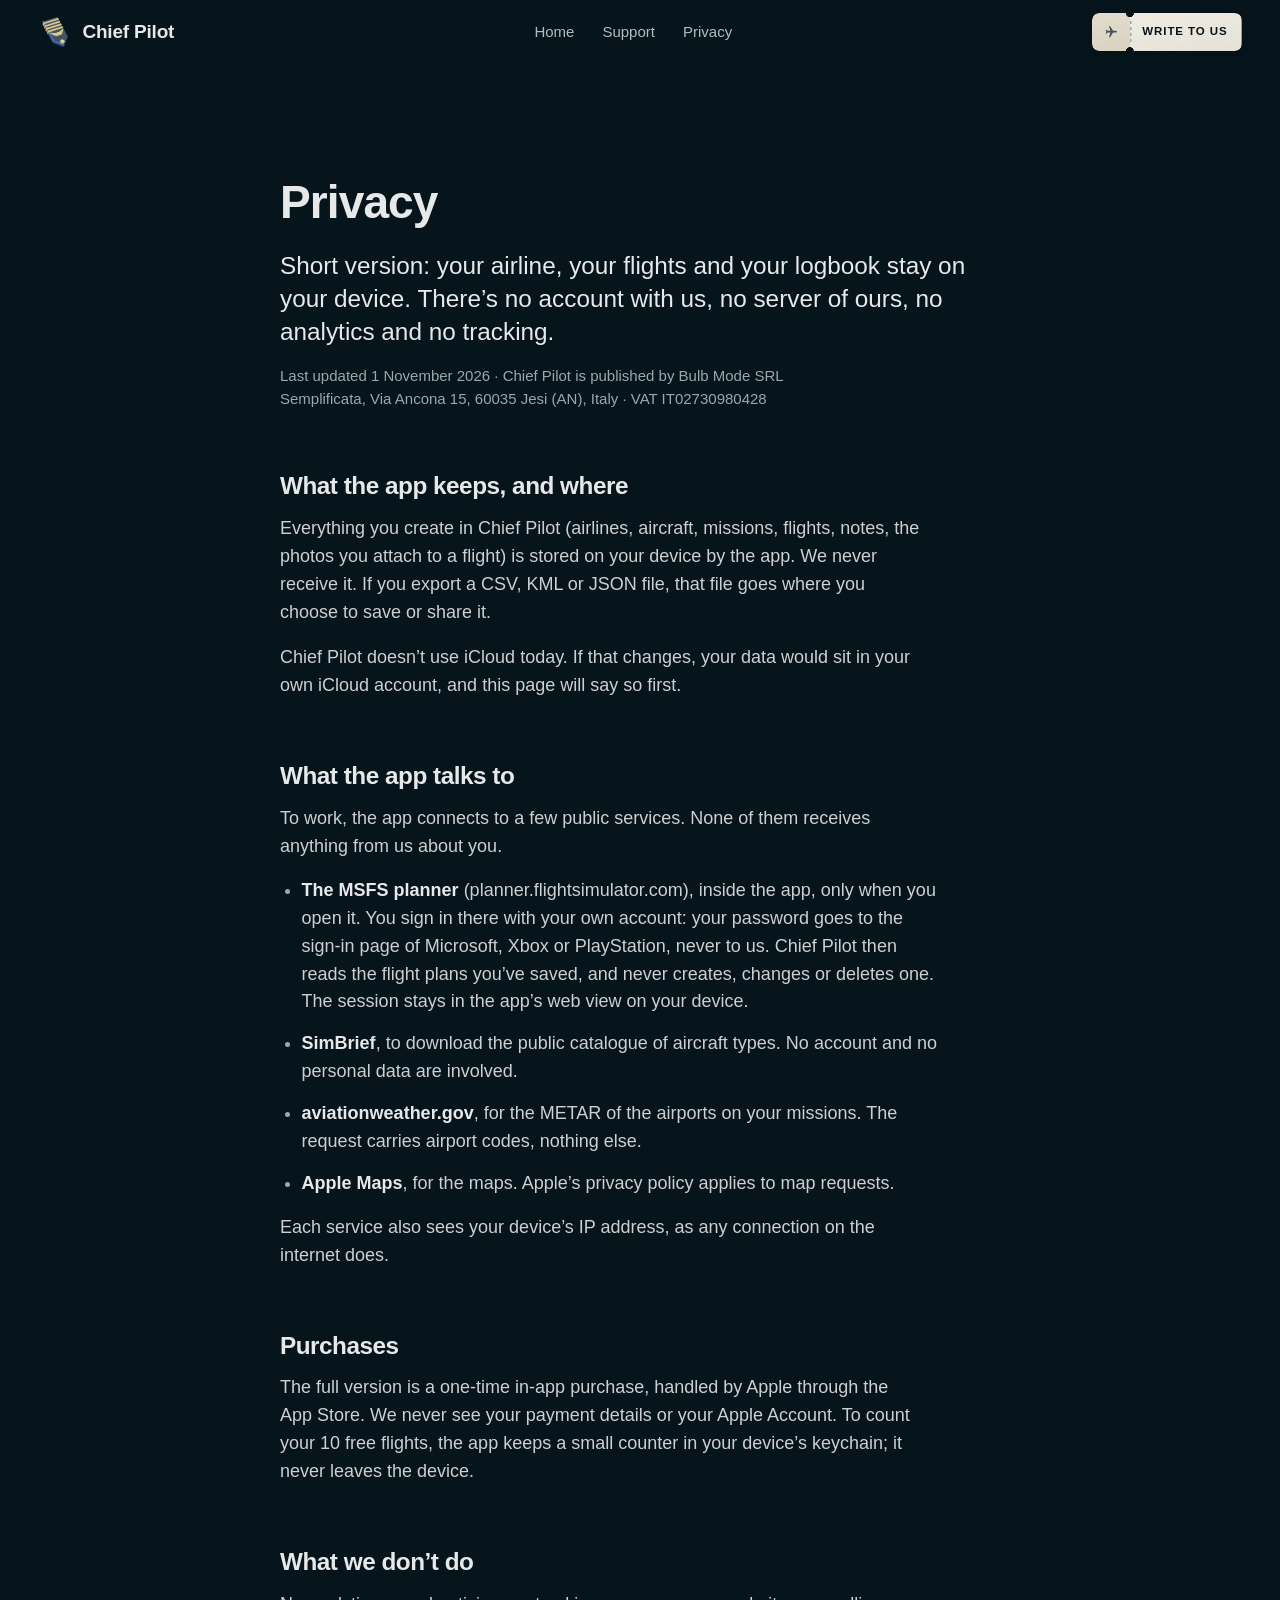
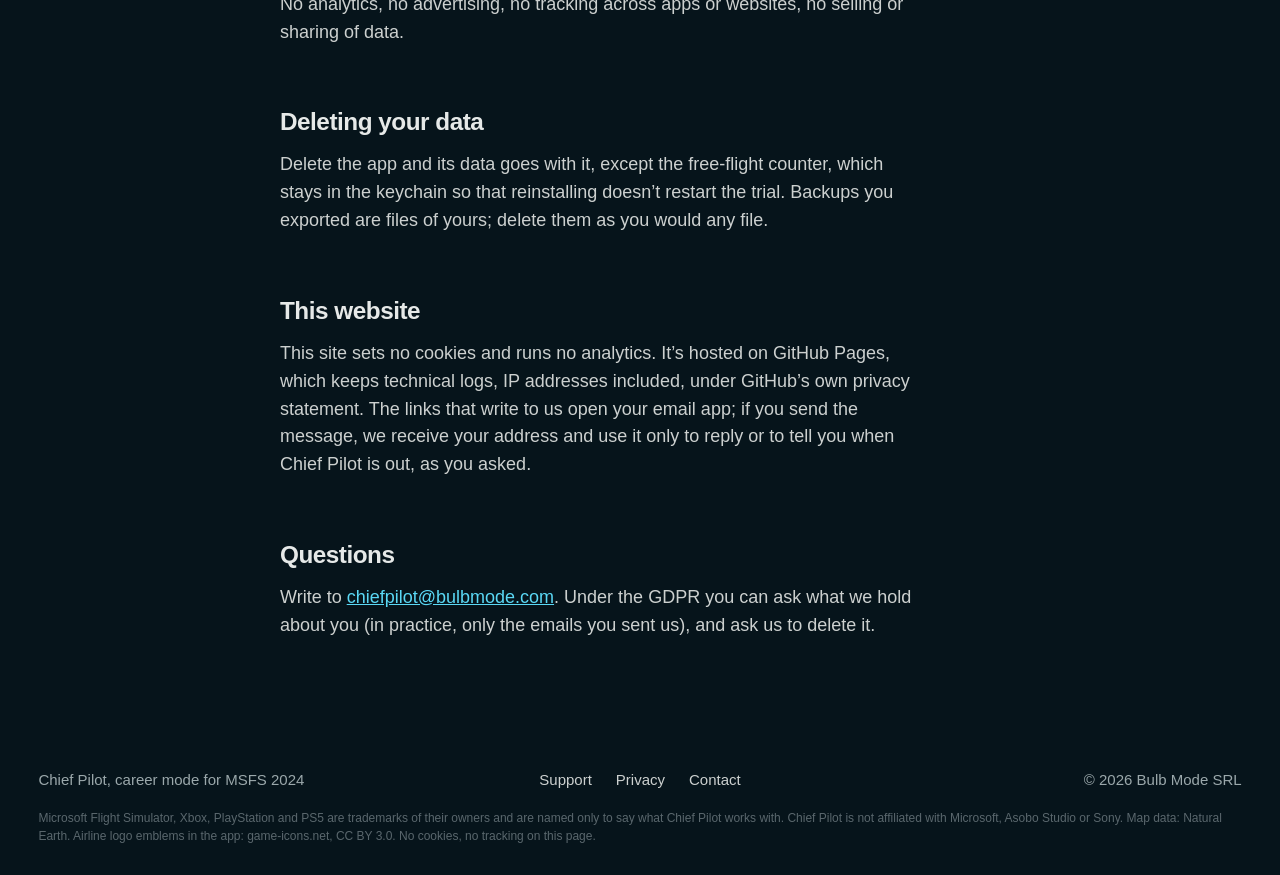
<file: privacy.html>
<!doctype html>
<html lang="en">
<head>
<meta charset="utf-8">
<meta name="viewport" content="width=device-width, initial-scale=1">
<title>Privacy · Chief Pilot</title>
<meta name="description" content="Chief Pilot keeps your airline and your logbook on your device: no account with us, no server of ours, no tracking.">
<meta name="theme-color" content="#06141B">
<link rel="icon" href="assets/icona-64.png" sizes="64x64">
<link rel="apple-touch-icon" href="assets/icona-512.png">
<link rel="stylesheet" href="styles.css">
</head>
<body>

<a class="skip" href="#main">Skip to content</a>

<header class="bar">
  <a class="wordmark" href="./" aria-label="Chief Pilot, home">
    <img src="assets/disegni/spallina.svg" width="34" height="34" alt="">
    <span>Chief Pilot</span>
  </a>
  <nav class="bar-links" aria-label="Pages">
    <a href="./">Home</a>
    <a href="support.html">Support</a>
    <a href="privacy.html">Privacy</a>
  </nav>
  <a class="pass-key pass-key-small" href="mailto:chiefpilot@bulbmode.com"><span class="pass-key-stub" aria-hidden="true"><svg viewBox="0 0 24 24"><path d="M21 15.5v-2l-8-5V3.5a1.5 1.5 0 0 0-3 0V8.5l-8 5v2l8-2.5V18l-2 1.5V21l3.5-1 3.5 1v-1.5L13 18v-5z" transform="rotate(90 12 12)"/></svg></span><span class="pass-key-text">Write to us</span></a>
</header>

<main id="main" class="prose">
  <h1>Privacy</h1>
  <p class="prose-lead">Short version: your airline, your flights and your logbook stay on your device. There’s no account with us, no server of ours, no analytics and no tracking.</p>
  <p class="prose-date">Last updated 1 November 2026 · Chief Pilot is published by Bulb Mode SRL Semplificata, Via Ancona 15, 60035 Jesi (AN), Italy · VAT IT02730980428</p>

  <h2>What the app keeps, and where</h2>
  <p>Everything you create in Chief Pilot (airlines, aircraft, missions, flights, notes, the photos you attach to a flight) is stored on your device by the app. We never receive it. If you export a CSV, KML or JSON file, that file goes where you choose to save or share it.</p>
  <p>Chief Pilot doesn’t use iCloud today. If that changes, your data would sit in your own iCloud account, and this page will say so first.</p>

  <h2>What the app talks to</h2>
  <p>To work, the app connects to a few public services. None of them receives anything from us about you.</p>
  <ul class="prose-list">
    <li><strong>The MSFS planner</strong> (planner.flightsimulator.com), inside the app, only when you open it. You sign in there with your own account: your password goes to the sign-in page of Microsoft, Xbox or PlayStation, never to us. Chief Pilot then reads the flight plans you’ve saved, and never creates, changes or deletes one. The session stays in the app’s web view on your device.</li>
    <li><strong>SimBrief</strong>, to download the public catalogue of aircraft types. No account and no personal data are involved.</li>
    <li><strong>aviationweather.gov</strong>, for the METAR of the airports on your missions. The request carries airport codes, nothing else.</li>
    <li><strong>Apple Maps</strong>, for the maps. Apple’s privacy policy applies to map requests.</li>
  </ul>
  <p>Each service also sees your device’s IP address, as any connection on the internet does.</p>

  <h2>Purchases</h2>
  <p>The full version is a one-time in-app purchase, handled by Apple through the App Store. We never see your payment details or your Apple Account. To count your 10 free flights, the app keeps a small counter in your device’s keychain; it never leaves the device.</p>

  <h2>What we don’t do</h2>
  <p>No analytics, no advertising, no tracking across apps or websites, no selling or sharing of data.</p>

  <h2>Deleting your data</h2>
  <p>Delete the app and its data goes with it, except the free-flight counter, which stays in the keychain so that reinstalling doesn’t restart the trial. Backups you exported are files of yours; delete them as you would any file.</p>

  <h2>This website</h2>
  <p>This site sets no cookies and runs no analytics. It’s hosted on GitHub Pages, which keeps technical logs, IP addresses included, under GitHub’s own privacy statement. The links that write to us open your email app; if you send the message, we receive your address and use it only to reply or to tell you when Chief Pilot is out, as you asked.</p>

  <h2>Questions</h2>
  <p>Write to <a href="mailto:chiefpilot@bulbmode.com">chiefpilot@bulbmode.com</a>. Under the GDPR you can ask what we hold about you (in practice, only the emails you sent us), and ask us to delete it.</p>
</main>

<footer class="foot">
  <div class="foot-line">
    <p>Chief Pilot, career mode for MSFS 2024</p>
    <nav aria-label="More"><a href="support.html">Support</a><a href="privacy.html">Privacy</a><a href="mailto:chiefpilot@bulbmode.com">Contact</a></nav>
    <p>© 2026 Bulb Mode SRL</p>
  </div>
  <p class="foot-small">Microsoft Flight Simulator, Xbox, PlayStation and PS5 are trademarks of their owners and are named only to say what Chief Pilot works with. Chief Pilot is not affiliated with Microsoft, Asobo Studio or Sony. Map data: Natural Earth. Airline logo emblems in the app: game-icons.net, CC BY 3.0. No cookies, no tracking on this page.</p>
</footer>

</body>
</html>
</file>
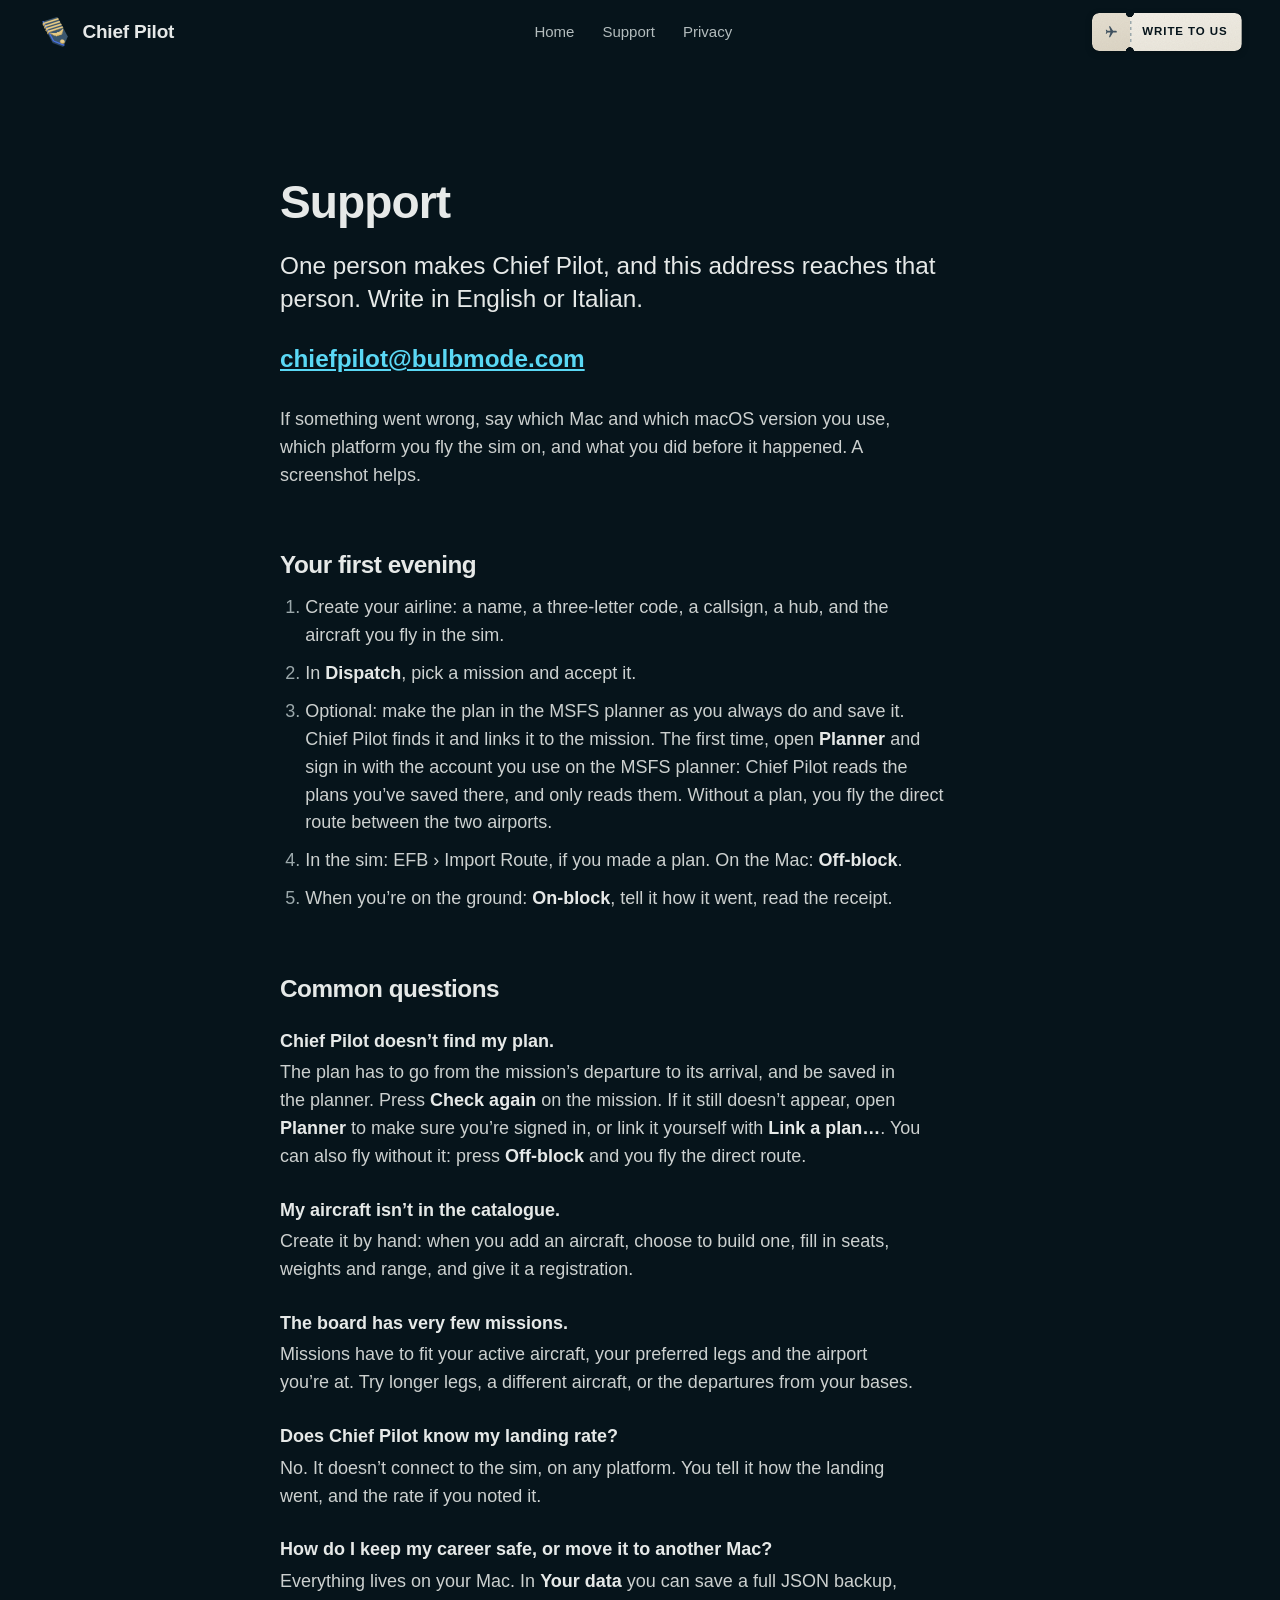
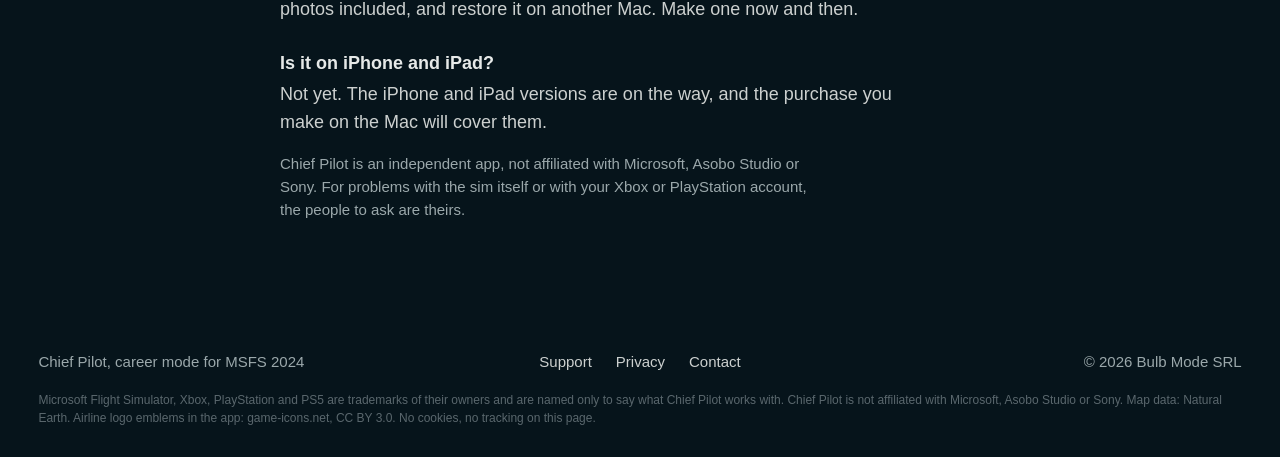
<file: support.html>
<!doctype html>
<html lang="en">
<head>
<meta charset="utf-8">
<meta name="viewport" content="width=device-width, initial-scale=1">
<title>Support · Chief Pilot</title>
<meta name="description" content="How to reach whoever makes Chief Pilot, and answers to the common questions.">
<meta name="theme-color" content="#06141B">
<link rel="icon" href="assets/icona-64.png" sizes="64x64">
<link rel="apple-touch-icon" href="assets/icona-512.png">
<link rel="stylesheet" href="styles.css">
</head>
<body>

<a class="skip" href="#main">Skip to content</a>

<header class="bar">
  <a class="wordmark" href="./" aria-label="Chief Pilot, home">
    <img src="assets/disegni/spallina.svg" width="34" height="34" alt="">
    <span>Chief Pilot</span>
  </a>
  <nav class="bar-links" aria-label="Pages">
    <a href="./">Home</a>
    <a href="support.html">Support</a>
    <a href="privacy.html">Privacy</a>
  </nav>
  <a class="pass-key pass-key-small" href="mailto:chiefpilot@bulbmode.com"><span class="pass-key-stub" aria-hidden="true"><svg viewBox="0 0 24 24"><path d="M21 15.5v-2l-8-5V3.5a1.5 1.5 0 0 0-3 0V8.5l-8 5v2l8-2.5V18l-2 1.5V21l3.5-1 3.5 1v-1.5L13 18v-5z" transform="rotate(90 12 12)"/></svg></span><span class="pass-key-text">Write to us</span></a>
</header>

<main id="main" class="prose">
  <h1>Support</h1>
  <p class="prose-lead">One person makes Chief Pilot, and this address reaches that person. Write in English or Italian.</p>
  <p class="prose-mail"><a href="mailto:chiefpilot@bulbmode.com">chiefpilot@bulbmode.com</a></p>
  <p>If something went wrong, say which Mac and which macOS version you use, which platform you fly the sim on, and what you did before it happened. A screenshot helps.</p>

  <h2>Your first evening</h2>
  <ol class="prose-steps">
    <li>Create your airline: a name, a three-letter code, a callsign, a hub, and the aircraft you fly in the sim.</li>
    <li>In <strong>Dispatch</strong>, pick a mission and accept it.</li>
    <li>Optional: make the plan in the MSFS planner as you always do and save it. Chief Pilot finds it and links it to the mission. The first time, open <strong>Planner</strong> and sign in with the account you use on the MSFS planner: Chief Pilot reads the plans you’ve saved there, and only reads them. Without a plan, you fly the direct route between the two airports.</li>
    <li>In the sim: EFB › Import Route, if you made a plan. On the Mac: <strong>Off-block</strong>.</li>
    <li>When you’re on the ground: <strong>On-block</strong>, tell it how it went, read the receipt.</li>
  </ol>

  <h2>Common questions</h2>
  <h3>Chief Pilot doesn’t find my plan.</h3>
  <p>The plan has to go from the mission’s departure to its arrival, and be saved in the planner. Press <strong>Check again</strong> on the mission. If it still doesn’t appear, open <strong>Planner</strong> to make sure you’re signed in, or link it yourself with <strong>Link a plan…</strong>. You can also fly without it: press <strong>Off-block</strong> and you fly the direct route.</p>
  <h3>My aircraft isn’t in the catalogue.</h3>
  <p>Create it by hand: when you add an aircraft, choose to build one, fill in seats, weights and range, and give it a registration.</p>
  <h3>The board has very few missions.</h3>
  <p>Missions have to fit your active aircraft, your preferred legs and the airport you’re at. Try longer legs, a different aircraft, or the departures from your bases.</p>
  <h3>Does Chief Pilot know my landing rate?</h3>
  <p>No. It doesn’t connect to the sim, on any platform. You tell it how the landing went, and the rate if you noted it.</p>
  <h3>How do I keep my career safe, or move it to another Mac?</h3>
  <p>Everything lives on your Mac. In <strong>Your data</strong> you can save a full JSON backup, photos included, and restore it on another Mac. Make one now and then.</p>
  <h3>Is it on iPhone and iPad?</h3>
  <p>Not yet. The iPhone and iPad versions are on the way, and the purchase you make on the Mac will cover them.</p>

  <p class="prose-note">Chief Pilot is an independent app, not affiliated with Microsoft, Asobo Studio or Sony. For problems with the sim itself or with your Xbox or PlayStation account, the people to ask are theirs.</p>
</main>

<footer class="foot">
  <div class="foot-line">
    <p>Chief Pilot, career mode for MSFS 2024</p>
    <nav aria-label="More"><a href="support.html">Support</a><a href="privacy.html">Privacy</a><a href="mailto:chiefpilot@bulbmode.com">Contact</a></nav>
    <p>© 2026 Bulb Mode SRL</p>
  </div>
  <p class="foot-small">Microsoft Flight Simulator, Xbox, PlayStation and PS5 are trademarks of their owners and are named only to say what Chief Pilot works with. Chief Pilot is not affiliated with Microsoft, Asobo Studio or Sony. Map data: Natural Earth. Airline logo emblems in the app: game-icons.net, CC BY 3.0. No cookies, no tracking on this page.</p>
</footer>

</body>
</html>
</file>
<file: styles.css>
/* Chief Pilot · la pagina.
   Colori e caratteri vengono dall'app (Contrail/design-system/contrail/MASTER.md): la palette ardesia
   di Francesco, gli accenti dell'avionica, SF Pro con le sue larghezze (Expanded per i titoli,
   Condensed per il tabellone). Niente font scaricati: sui Mac e su iOS è il carattere dell'app. */

:root {
  color-scheme: dark;
  --bg: #06141B;
  --surface: #11212D;
  --overlay: #253745;
  --sunken: #040D12;
  --ink: #CCD0CF;
  --ink-hi: #E6E9E8;
  --muted: #9BA8AB;
  --soft: #B3BCBD;
  --light: #CCD0CF;
  --accent: #5AD8F5;
  --title: #86C5E0;
  --legend: #FFC547;
  --green: #3DDC84;
  --amber: #FFB224;
  --magenta: #FF6FDB;
  --gold: #E9C46A;
  --paper: #EEEBE3;
  --trail: #FFF4E2;
  --trail-glow: #FFB866;
  --livery: #4F7BFF;
  --flap: #11212D;
  --flap-top: #162733;
  --flap-ink: #EEEBE3;
  --ok: url("data:image/svg+xml,%3Csvg xmlns='http://www.w3.org/2000/svg' viewBox='0 0 12 12'%3E%3Cpath d='M2.5 6.4l2.3 2.3 4.7-5' fill='none' stroke='%2306141B' stroke-width='2' stroke-linecap='round' stroke-linejoin='round'/%3E%3C/svg%3E");

  --f: -apple-system, BlinkMacSystemFont, "SF Pro Text", "Helvetica Neue", "Segoe UI", Roboto, Arial, sans-serif;
  --wide: 125%;

  /* cinque misure */
  --t1: clamp(40px, 6.2vw, 100px);
  --t2: clamp(30px, 3.6vw, 56px);
  --t3: clamp(21px, 1.9vw, 28px);
  --t4: 18px;
  --t5: 15px;

  --m: clamp(16px, 3vw, 44px);
  --r: 20px;
  --key-r: 8px;
  --gap-section: clamp(120px, 14vw, 200px);
}

*, *::before, *::after { box-sizing: border-box; }
html { -webkit-text-size-adjust: 100%; scroll-behavior: smooth; scroll-padding-top: 72px; scrollbar-color: var(--overlay) var(--bg); }
input { caret-color: var(--accent); }
.vh { position: absolute; width: 1px; height: 1px; overflow: hidden; clip-path: inset(50%); white-space: nowrap; }
body {
  margin: 0;
  background: var(--bg);
  color: var(--ink);
  font-family: var(--f);
  font-size: var(--t4);
  line-height: 1.55;
  -webkit-font-smoothing: antialiased;
  text-rendering: optimizeLegibility;
}
img, svg { display: block; max-width: 100%; }
[hidden] { display: none !important; }
body, main { overflow-x: clip; }
h1, h2, h3, p, ol, ul, dl, dd, figure, blockquote { margin: 0; }
ol, ul { padding: 0; list-style: none; }
a { color: inherit; }
h1, h2, .giant {
  font-stretch: var(--wide);
  font-weight: 650;
  letter-spacing: -0.02em;
  line-height: 1.02;
  color: var(--ink-hi);
}
h2 { font-size: var(--t2); }
h3 { font-size: var(--t3); font-weight: 650; line-height: 1.3; color: var(--ink-hi); }
strong { font-weight: 650; color: var(--ink-hi); }
::selection { background: var(--accent); color: var(--bg); }
:focus-visible { outline: 2px solid var(--accent); outline-offset: 3px; border-radius: 4px; }

.skip { position: absolute; left: -9999px; top: 8px; background: var(--ink-hi); color: var(--bg); padding: 10px 16px; z-index: 50; }
.skip:focus { left: 8px; }

.text-link { color: var(--accent); text-underline-offset: 4px; text-decoration-thickness: 1px; }
.text-link:hover { color: var(--ink-hi); }
.statement { font-size: var(--t3); line-height: 1.35; color: var(--ink-hi); max-width: 34ch; }

/* MARK: Il tasto di bordo (MASTER §9.8): tasto scuro pieno, scritta nella tinta, la spia accesa */
.key {
  display: inline-flex; align-items: center; gap: 12px;
  min-height: 52px; padding: 0 22px;
  background: var(--overlay); color: var(--accent);
  border: 0; border-radius: var(--key-r);
  font: 600 17px/1 var(--f); text-decoration: none; cursor: pointer;
  transition: background-color .18s ease, transform .12s ease;
}
.key:hover { background: #2E4456; }
.key:active { transform: translateY(1px); background: #213140; }
.lamp { width: 8px; height: 8px; border-radius: 50%; background: var(--accent); flex: none; }

/* MARK: L'invito «Tell me when it lands»: il tagliando di una carta d'imbarco (scelta di Francesco, 31/10).
   Carta con una grana appena percettibile, intagli a semicerchio sulla linea di strappo (stesso raggio sopra e
   sotto, --nr), il tagliando col suo aereo, la scritta da biglietto; al passaggio il tagliando si stacca. */
.pass-key {
  --nr: 6px; --h: 52px; --stub: var(--h); /* il tagliando è quadrato: l'aereo ha lo stesso margine su ogni lato */
  display: inline-flex; align-items: stretch; height: var(--h); text-decoration: none; color: #06141B;
  filter: drop-shadow(0 2px 3px rgba(2, 8, 11, .35));
}
.pass-key-stub, .pass-key-text { display: flex; align-items: center; }
.pass-key-stub {
  width: var(--stub); justify-content: center; border-radius: 7px 0 0 7px;
  background: url("data:image/svg+xml,%3Csvg xmlns='http://www.w3.org/2000/svg' width='140' height='140'%3E%3Cfilter id='g'%3E%3CfeTurbulence type='fractalNoise' baseFrequency='.85' numOctaves='2' stitchTiles='stitch'/%3E%3CfeColorMatrix values='0 0 0 0 .32 0 0 0 0 .27 0 0 0 0 .2 0 0 0 .09 0'/%3E%3C/filter%3E%3Crect width='100%25' height='100%25' filter='url(%23g)'/%3E%3C/svg%3E"), linear-gradient(170deg, #E6E0D2, #DCD5C5); color: #3F515F;
  mask: radial-gradient(circle var(--nr) at 100% 0, #0000 calc(var(--nr) - .5px), #000 var(--nr)) top / 100% 51% no-repeat,
        radial-gradient(circle var(--nr) at 100% 100%, #0000 calc(var(--nr) - .5px), #000 var(--nr)) bottom / 100% 51% no-repeat;
  transform-origin: 100% 100%; transition: translate .45s cubic-bezier(.2, .8, .2, 1), rotate .45s cubic-bezier(.2, .8, .2, 1);
}
.pass-key-stub svg { width: 18px; height: 18px; fill: currentColor; }
.pass-key-text {
  padding: 0 22px 0 18px; border-radius: 0 7px 7px 0;
  background:
    repeating-linear-gradient(to bottom, #9BA8AB 0 3px, transparent 3px 6px) left center / 1.5px calc(100% - var(--nr) * 2 - 6px) no-repeat,
    url("data:image/svg+xml,%3Csvg xmlns='http://www.w3.org/2000/svg' width='140' height='140'%3E%3Cfilter id='g'%3E%3CfeTurbulence type='fractalNoise' baseFrequency='.85' numOctaves='2' stitchTiles='stitch'/%3E%3CfeColorMatrix values='0 0 0 0 .32 0 0 0 0 .27 0 0 0 0 .2 0 0 0 .09 0'/%3E%3C/filter%3E%3Crect width='100%25' height='100%25' filter='url(%23g)'/%3E%3C/svg%3E"), linear-gradient(170deg, #F3F0E8, #E9E5DA);
  mask: radial-gradient(circle var(--nr) at 0 0, #0000 calc(var(--nr) - .5px), #000 var(--nr)) top / 100% 51% no-repeat,
        radial-gradient(circle var(--nr) at 0 100%, #0000 calc(var(--nr) - .5px), #000 var(--nr)) bottom / 100% 51% no-repeat;
  font: 750 14px/1 var(--f); font-stretch: 112%; letter-spacing: .1em; text-transform: uppercase; white-space: nowrap;
}
.pass-key:hover .pass-key-stub { translate: -3px 1px; rotate: -2.5deg; }
.pass-key:focus-visible { outline: 2px solid var(--accent); outline-offset: 4px; border-radius: 9px; }
.pass-key-small { --nr: 4.5px; --h: 38px; }
.pass-key-small .pass-key-stub svg { width: 14px; height: 14px; }
.pass-key-small .pass-key-text { padding: 0 14px 0 12px; font-size: 11.5px; letter-spacing: .08em; }
.hero-sheet .pass-key { margin-top: 36px; align-self: flex-start; }
@media (prefers-reduced-motion: reduce) { .pass-key:hover .pass-key-stub { translate: none; rotate: none; } }
.key-quiet { background: transparent; padding: 0; min-height: 44px; color: var(--accent); }
.key-quiet:hover { background: transparent; color: var(--ink-hi); }

/* MARK: La barra */
.bar {
  position: sticky; top: 0; z-index: 20;
  display: grid; grid-template-columns: auto 1fr auto; align-items: center; gap: 24px;
  height: 64px; padding: 0 var(--m);
  background: var(--bg);
}
.wordmark { display: inline-flex; align-items: center; gap: 10px; min-height: 44px; text-decoration: none; }
.bar > .pass-key { grid-column: 3; justify-self: end; } /* a destra anche quando i link della barra spariscono */
.pass-key-small { position: relative; }
.pass-key-small::after { content: ""; position: absolute; inset: -4px 0; } /* 44 px al tocco senza ingrandire il tagliando */
.wordmark span { font-stretch: 150%; font-weight: 650; font-size: 19px; letter-spacing: -0.01em; color: var(--ink-hi); }
.bar-links { display: flex; justify-content: center; gap: 28px; }
.bar-links a { text-decoration: none; font-size: var(--t5); color: var(--soft); transition: color .15s; }
.bar-links a:hover { color: var(--ink-hi); }

/* MARK: Le cornici del Mac, disegnate qui */
.mac { margin: 0; }
.mac-screen { position: relative; background: #050708; padding: 1.7% 1.7% 2%; border-radius: clamp(10px, 1.6vw, 22px) clamp(10px, 1.6vw, 22px) 0 0; }
.mac-screen::before { content: ""; position: absolute; z-index: 1; top: 0; left: 50%; transform: translateX(-50%); width: 12%; height: max(7px, 2.2%); background: #050708; border-radius: 0 0 8px 8px; }
.mac-screen img { width: 100%; height: auto; aspect-ratio: 16 / 10; object-fit: cover; object-position: top; border-radius: 3px; background: #050708; }
.mac-base {
  position: relative; height: clamp(9px, 1.1vw, 16px); margin: 0 -5.5%;
  background: #2E363D; border-radius: 3px 3px 50% 50% / 3px 3px 100% 100%;
}
.mac-base::before { content: ""; position: absolute; left: 43%; width: 14%; top: 0; height: 40%; background: #1C2329; border-radius: 0 0 10px 10px; }
.mac figcaption { margin-top: 18px; font-size: var(--t5); color: var(--muted); }

/* MARK: 1 · Apertura */
.hero {
  display: grid; grid-template-columns: 1fr 1fr; gap: 12px;
  padding: 0 12px 12px;
  height: calc(100svh - 64px); min-height: 640px; max-height: 1000px;
}
.hero-sheet {
  /* La carta di «Just one more flight», con i colori spostati sul riquadro (carta-foglio.svg): griglia, archi e puntini. */
  background: url(assets/carta-foglio.svg) center / cover no-repeat, var(--surface); border-radius: var(--r);
  display: flex; flex-direction: column; justify-content: center;
  padding: 48px clamp(28px, 5vw, 80px) 12%;
}
.lockup { display: flex; align-items: center; gap: clamp(12px, 1.4vw, 22px); margin-bottom: clamp(28px, 3.4vw, 52px); }
.lockup img { width: clamp(60px, 6.4vw, 104px); height: auto; }
.lockup span { font-stretch: 150%; font-weight: 650; font-size: clamp(34px, 4.3vw, 70px); line-height: 1; letter-spacing: -0.015em; color: var(--ink-hi); }
/* Nell'apertura il marchio c'è ma sta un passo indietro: il titolo è la cosa più grande del foglio. */
.hero .lockup { gap: clamp(10px, 1vw, 14px); margin-bottom: clamp(24px, 2.6vw, 40px); }
.hero .lockup img { width: clamp(40px, 3.3vw, 54px); }
.hero .lockup span { font-size: clamp(21px, 1.9vw, 30px); letter-spacing: -0.01em; }
.hero h1 { font-size: clamp(34px, 4.3vw, 66px); }
.hero h1 .l { display: block; }
.hero-line { margin-top: 28px; max-width: 40ch; color: var(--ink); }
.hero-note { margin-top: 16px; font-size: var(--t5); color: var(--muted); }

.hero-stage {
  position: relative; overflow: hidden; border-radius: var(--r); background: var(--bg);
  container-type: inline-size;
}
.chart { width: 100%; height: 100%; }
.hero-stage .chart { position: absolute; inset: 0; }
.hero-strip {
  position: absolute; left: 0; right: 0; bottom: 0; height: 56px;
  display: flex; justify-content: space-between; align-items: center; gap: 16px;
  padding: 0 24px; background: var(--surface); font-size: var(--t5); color: var(--ink);
}

/* Le scie: anima avorio e alone al sodio (MASTER §9.4) */
.scie path { fill: none; stroke: var(--trail); stroke-width: 3; stroke-linecap: round; }
.scie-alone path { fill: none; stroke: var(--trail-glow); stroke-width: 14; stroke-linecap: round; opacity: .2; }
/* L'apertura guarda la mappa un po' più da vicino del logbook (≈ 0,76 px per unità sul Mac contro ≈ 0,66): gli
   spessori sono quelli del logbook × 0,86, così linea, alone, scali e base hanno sullo schermo la stessa misura. */
.hero .scie path { stroke-width: 2.6; }
.hero .scie-alone path { stroke-width: 12; }
.hero .scali circle { r: 2.75; }
.hero .hub { r: 7.7; stroke-width: 2.6; }
.scali circle { fill: var(--trail); }
.hub { fill: none; stroke: var(--livery); stroke-width: 3; }
.js .chart:not(.drawn) :is(.scie, .scie-alone) path { stroke-dasharray: var(--len) var(--len); stroke-dashoffset: var(--len); }
.js .chart:not(.drawn) .scali, .js .chart:not(.drawn) .hub { opacity: 0; }
.chart.drawn :is(.scie, .scie-alone) path { stroke-dasharray: var(--len) var(--len); stroke-dashoffset: 0; transition: stroke-dashoffset var(--dur, .9s) cubic-bezier(.45, 0, .25, 1) var(--d, 0s); }
.chart.drawn .scali, .chart.drawn .hub { transition: opacity .8s ease var(--end, 1.2s); }

/* Il tabellone Solari (MASTER §9.1): palette in due metà, inchiostro avorio, legenda gialla */
.board {
  position: absolute; left: 50%; bottom: 84px; transform: translateX(-50%);
  width: min(92cqi, 620px); --cw: calc((min(92cqi, 620px) - 56px) / 30);
  background: var(--bg); border-radius: 14px; padding: calc(var(--cw) * 1.1);
}
/* DEPARTURES appartiene alle righe sotto: vicina a loro, lontana dal nome, nel grigio delle didascalie. */
.board-head { margin: 0 0 calc(var(--cw) * .3); }
.board-legend { font-stretch: 150%; font-weight: 700; color: var(--muted); text-transform: uppercase; letter-spacing: .14em; font-size: max(13px, calc(var(--cw) * .62)); }
.flaps { display: inline-flex; gap: 2px; }
.cell {
  position: relative; width: var(--cw); height: calc(var(--cw) * 1.62);
  background: var(--flap); border-radius: 3px; overflow: hidden;
  display: grid; place-items: center;
}
.cell::before { content: ""; position: absolute; inset: 0 0 50% 0; background: var(--flap-top); transform-origin: bottom; }
.cell::after { content: ""; position: absolute; left: 0; right: 0; top: calc(50% - .75px); height: 1.5px; background: #02080B; }
.cell.blank::after { display: none; }
.cell b {
  position: relative; z-index: 1;
  font: 700 calc(var(--cw) * 1.16)/1 var(--f); font-stretch: 75%; color: var(--flap-ink);
  font-variant-numeric: tabular-nums; transform: translateY(-3%);
}
.urgent .cell b { color: var(--amber); }
/* In cima CHIEF PILOT, sotto DEPARTURES. Le tessere crescono con --nk e stanno sempre nella larghezza del tabellone:
   11 tessere × 2,4 cw + 10 spazi ≤ 30 cw − 2,2 cw sul Mac; sul telefono (24 cw) 2,05. */
.board-name { --nk: 2.4; display: flex; gap: 3px; margin: 0 0 calc(var(--cw) * 1.6); }
.board-name .cell { width: calc(var(--cw) * var(--nk)); height: calc(var(--cw) * var(--nk) * 1.53); }
.board-name .cell b { font-size: calc(var(--cw) * var(--nk) * 1.1); color: var(--legend); }
.board-rows li {
  display: grid; grid-template-columns: auto auto 1fr auto; align-items: center;
  column-gap: calc(var(--cw) * .7); row-gap: 4px; padding: calc(var(--cw) * .45) 0;
}
.status {
  display: inline-flex; align-items: center; justify-content: center;
  min-width: calc(var(--cw) * 5.6); height: calc(var(--cw) * 1.62); padding: 0 6px;
  background: var(--flap); border-radius: 3px;
  font: 800 calc(var(--cw) * .7)/1 var(--f); font-stretch: 75%; letter-spacing: .04em; color: var(--flap-ink);
}
.status::before { content: ""; width: 7px; height: 7px; border-radius: 50%; margin-right: 7px; background: var(--green); }
.st-urgent::before { background: var(--amber); }
.st-accepted { color: var(--magenta); }
.st-accepted::before { background: var(--magenta); }
.row-note { grid-column: 3 / -1; font-size: 13px; color: var(--muted); line-height: 1.2; }

/* MARK: 2 · L'idea */
.intro {
  display: grid; grid-template-columns: minmax(300px, 400px) 1fr; gap: clamp(40px, 6vw, 110px);
  align-items: center;
  padding: var(--gap-section) var(--m) 0 clamp(16px, 10vw, 180px);
}
.intro-text h2 { font-size: var(--t3); line-height: 1.25; margin-bottom: 26px; }
.intro-text p + p { margin-top: 1.1em; }
.intro-text p { color: var(--ink); }

/* MARK: 3 · Il giro */
.loop {
  display: grid; grid-template-columns: 6fr 1fr 5fr;
  padding: var(--gap-section) var(--m) 0;
  background: url(assets/carta-giro.svg) left 12% top 0 / auto 100% no-repeat; /* alta quanto il giro, fino a «Land, and get paid» */
}
.loop-text { grid-column: 1; }
.loop-intro { margin-top: 20px; max-width: 40ch; font-size: var(--t3); line-height: 1.35; color: var(--ink); }
.loop-steps { position: relative; margin-top: 24px; }
.loop-steps::before { content: ""; position: absolute; left: 11px; top: 26vh; bottom: 22vh; border-left: 2px dashed #2B4558; }
.loop-steps li { min-height: 50vh; display: flex; flex-direction: column; justify-content: center; max-width: 34em; padding-left: 60px; }
.loop-steps li:last-child { min-height: 50vh; }
.loop-say { position: relative; font-size: clamp(28px, 3vw, 48px); font-stretch: 112%; font-weight: 650; line-height: 1.1; letter-spacing: -0.015em; color: var(--muted); margin-bottom: 16px; transition: color .3s; }
.loop-say::before { content: ""; position: absolute; left: -58px; top: .32em; width: 20px; height: 20px; border-radius: 50%; background: var(--bg); box-sizing: border-box; border: 2px solid #4A5C6A; transition: background-color .3s, border-color .3s; }
.loop-steps li.on .loop-say::before { background: var(--accent); border-color: var(--accent); }
.loop-steps li p:not(.loop-say) { color: var(--muted); font-size: clamp(18px, 1.4vw, 22px); line-height: 1.5; transition: color .3s; }
.loop-steps li.on .loop-say { color: var(--ink-hi); }
.loop-steps li.on p:not(.loop-say) { color: var(--ink); }
.loop-stage { grid-column: 3; position: sticky; top: 14vh; height: 72vh; display: grid; place-items: center; align-self: start; }

.mission {
  width: min(100%, 520px); background: var(--surface); border-radius: var(--r);
  padding: 30px 32px 28px; font-size: var(--t5);
}
.mission-top { display: flex; justify-content: space-between; align-items: center; color: var(--muted); font-size: var(--t5); font-weight: 600; letter-spacing: .02em; }
.chip { display: none; padding: 4px 10px; border-radius: 6px; background: var(--overlay); color: var(--green); font-size: var(--t5); font-weight: 700; }
.chip-accepted { color: var(--accent); }
.chip-flying { color: var(--magenta); }
.chip-done { color: var(--green); }
.mission-route { margin-top: 18px; font-size: 36px; font-stretch: 125%; font-weight: 650; color: var(--ink-hi); letter-spacing: -.01em; }
.mission-names { display: flex; justify-content: space-between; color: var(--soft); font-size: var(--t5); margin-top: 4px; max-width: 15em; }
.mission-panel { display: none; margin-top: 24px; min-height: 140px; }
.mission[data-state="1"] [data-for="1"], .mission[data-state="2"] [data-for="2"],
.mission[data-state="3"] [data-for="3"], .mission[data-state="4"] [data-for="4"] { display: block; }
.mission[data-state] .chip[data-for] { display: none; }
.mission[data-state="1"] .chip[data-for="1"], .mission[data-state="2"] .chip[data-for="2"],
.mission[data-state="3"] .chip[data-for="3"], .mission[data-state="4"] .chip[data-for="4"] { display: inline-block; }
.mission-panel.show { animation: rise .45s cubic-bezier(.2, .7, .2, 1); }
.mission-load { color: var(--soft); font-size: var(--t5); margin-top: 10px; }
.mission-pay { color: var(--ink-hi); margin: 6px 0 20px; }
.key-fake { cursor: default; }
.found { display: flex; gap: 12px; align-items: flex-start; color: var(--ink-hi); }
.tick { display: grid; place-items: center; flex: none; width: 24px; height: 24px; border-radius: 50%; background: var(--green); color: var(--bg); font-weight: 800; font-size: 14px; }
.strip { display: flex; justify-content: space-between; gap: 12px; background: var(--bg); border-radius: 10px; padding: 14px 16px; font-variant-numeric: tabular-nums; color: var(--ink-hi); font-size: var(--t5); position: relative; overflow: hidden; padding-left: 22px; }
.strip::before { content: ""; position: absolute; left: 0; top: 0; bottom: 0; width: 6px; background: var(--magenta); }
.progress { margin-top: 14px; height: 6px; border-radius: 3px; background: var(--sunken); overflow: hidden; }
.progress span { display: block; height: 100%; width: 58%; background: var(--magenta); }
.mission[data-state="3"] .progress span { animation: grow 6s linear infinite alternate; }
@keyframes grow { from { width: 46%; } to { width: 62%; } }
.mission-take { display: flex; justify-content: space-between; align-items: baseline; }
.mission-take span { color: var(--soft); font-weight: 600; }
.mission-take strong { font-size: 36px; font-stretch: 125%; color: var(--green); font-variant-numeric: tabular-nums; }
.drill { margin-top: 26px; padding-top: 20px; display: grid; gap: 10px; counter-reset: d; border-top: 1px solid var(--overlay); } /* taste-skill-ignore: dentro la missione (data-ui) */
.drill li { display: flex; align-items: center; gap: 12px; font-size: var(--t5); color: var(--muted); }
.drill li::before {
  counter-increment: d; content: counter(d);
  display: grid; place-items: center; width: 24px; height: 24px; flex: none; border-radius: 50%;
  background: var(--sunken); color: var(--muted); font-size: 12px; font-weight: 700;
}
.mission[data-state="1"] .drill li:nth-child(1)::before,
.mission[data-state="2"] .drill li:nth-child(-n+1)::before { content: ""; background: var(--green) var(--ok) center / 12px no-repeat; }
.mission[data-state="2"] .drill li:nth-child(2)::before,
.mission[data-state="3"] .drill li:nth-child(3)::before { background: var(--accent); color: var(--bg); }
.mission[data-state="3"] .drill li:nth-child(-n+2)::before,
.mission[data-state="4"] .drill li::before { content: ""; background: var(--green) var(--ok) center / 12px no-repeat; }
.mission[data-state="1"] .drill li:nth-child(1)::before { content: counter(d); background: var(--accent); color: var(--bg); }
.mission[data-state="1"] .drill li:nth-child(1),
.mission[data-state="2"] .drill li:nth-child(-n+2),
.mission[data-state="3"] .drill li:nth-child(-n+3),
.mission[data-state="4"] .drill li { color: var(--ink); }

/* MARK: 3 bis · Il volo */
.flight { display: grid; grid-template-columns: 1fr 1fr; gap: clamp(40px, 5vw, 80px); padding: clamp(64px, 7vw, 110px) calc(var(--m) + 2%) 0; }

/* MARK: 4 · Le missioni, sul giallo della legenda */
.missions {
  margin-top: var(--gap-section);
  background: var(--legend); color: #06141B;
  padding: clamp(72px, 9vw, 140px) var(--m) clamp(72px, 9vw, 140px);
}
.missions ::selection { background: #06141B; color: var(--legend); }
.missions-head { font-size: var(--t1); font-weight: 800; color: #06141B; line-height: .98; margin-bottom: clamp(64px, 7vw, 120px); }
.missions-blocks { display: grid; gap: clamp(80px, 9vw, 150px); }
/* Ogni blocco: il ritaglio da una parte, il testo dall'altra, alternati. Colonne nell'HTML (--crop, --text). */
.mblock { display: grid; grid-template-columns: repeat(12, 1fr); column-gap: 24px; align-items: center; }
.mblock .crop { grid-column: var(--crop); grid-row: 1; }
.mblock .mtext { grid-column: var(--text); grid-row: 1; }
.mblock h3 { color: #06141B; font-size: clamp(24px, 2.4vw, 36px); font-weight: 750; margin-bottom: 22px; font-stretch: 112%; line-height: 1.15; }
.mblock ul { display: grid; gap: 12px; font-size: clamp(18px, 1.45vw, 21px); line-height: 1.4; }
/* Un ritaglio è una regione della schermata 1x (x0 y0 x1 y1): --a è il suo rapporto, --w la larghezza
   dell'immagine intera in % del riquadro, --l e --t gli spostamenti in % di larghezza e di altezza del riquadro. */
.crop { position: relative; width: 100%; aspect-ratio: var(--a, 16 / 10); overflow: hidden; background: #06141B; border-radius: 10px; }
.crop img { position: absolute; max-width: none; width: calc(var(--w) * 1%); left: calc(var(--l) * -1%); top: calc(var(--t) * -1%); height: auto; }
.missions .key-quiet { color: #06141B; justify-self: start; font-weight: 700; text-decoration: underline; text-underline-offset: 5px; }
.missions-mac { margin-top: clamp(96px, 10vw, 160px); padding: 0 6%; }
.missions-mac figcaption { color: #253745; }
.missions .text-link { color: #06141B; font-weight: 650; }

/* MARK: 4 bis · Le storie */
.tales { background: var(--surface); padding: clamp(96px, 10vw, 160px) var(--m); }
.tales-head h2 { font-size: var(--t1); max-width: 13em; }
.tales-head .statement { margin-top: 28px; max-width: 40ch; }
.picker { display: flex; gap: 10px; margin-top: clamp(48px, 5vw, 72px); overflow-x: auto; scroll-snap-type: x mandatory; scrollbar-width: none; }
.picker::-webkit-scrollbar { display: none; }
.picker button {
  flex: 1 0 150px; scroll-snap-align: start; display: grid; justify-items: center; gap: 10px;
  padding: 18px 14px 16px; background: var(--bg); color: var(--soft); border: 0; border-radius: var(--key-r);
  font: 600 var(--t5)/1.3 var(--f); cursor: pointer; transition: background-color .18s, color .18s;
}
.picker button:hover { background: #0C1D27; color: var(--ink-hi); }
.picker button[aria-selected="true"] { background: var(--overlay); color: var(--ink-hi); }
.picker button[aria-selected="true"] span:last-child { text-decoration: underline; text-decoration-color: var(--accent); text-decoration-thickness: 2px; text-underline-offset: 6px; }
.picker img { width: 100%; max-width: 170px; height: auto; transition: transform .35s cubic-bezier(.2, .7, .2, 1); }
.picker button:hover img, .picker button[aria-selected="true"] img { transform: translateY(-3px); }
.rare-plate { display: grid; place-items: center; width: 100%; max-width: 170px; aspect-ratio: 1200 / 740; font: 800 30px/1 var(--f); font-stretch: 75%; letter-spacing: .12em; color: var(--gold); }
.tale-stage { margin-top: clamp(48px, 5vw, 80px); }
/* La storia è una nota lasciata in sala equipaggi: carta, nastro adesivo, il messaggio fra virgolette e la firma. */
.tale {
  position: relative; display: grid; grid-template-columns: 4fr 7fr; gap: clamp(28px, 4vw, 72px); align-items: start;
  background: var(--paper); color: #06141B; padding: clamp(32px, 4vw, 60px); border-radius: 3px; rotate: -0.6deg;
  filter: drop-shadow(0 2px 2px rgba(4, 13, 18, .3)) drop-shadow(0 22px 22px rgba(4, 13, 18, .45));
}
.tale::before { /* il nastro che la tiene */
  content: ""; position: absolute; top: -13px; left: 50%; width: 132px; height: 28px; translate: -50% 0; rotate: 2.4deg;
  background: rgba(255, 244, 226, .58); box-shadow: 0 1px 2px rgba(4, 13, 18, .25);
}
.tale h3 { font-size: var(--t3); font-stretch: 112%; color: #06141B; }
.tale-meta { margin-top: 18px; display: grid; gap: 6px; color: #3F515F; font-size: var(--t5); font-variant-numeric: tabular-nums; }
.tale-msg { margin: 0; }
.tale-msg p { font-size: clamp(19px, 1.6vw, 24px); line-height: 1.6; font-style: italic; color: #06141B; max-width: 56ch; }
.tale-msg p + p { margin-top: .9em; }
.tale-msg p:first-child { text-indent: -0.42em; } /* la virgoletta d'apertura sta fuori dal margine */
.tale-msg p:first-child::before { content: "\201C"; }
.tale-msg p:last-child::after { content: "\201D"; }
.tale-from { margin-top: 18px; font-size: var(--t5); font-weight: 650; letter-spacing: .02em; color: #3F515F; }
.tale-from::before { content: "\2014\2002"; }
.tale-text .tale-wx { font-size: var(--t5); color: #3F515F; margin-top: 1.6em; max-width: 60ch; }
.tale-in { animation: rise .45s cubic-bezier(.2, .7, .2, 1); }
.tale-foot { margin-top: clamp(40px, 4vw, 64px); display: grid; grid-template-columns: 4fr 7fr; gap: clamp(32px, 5vw, 96px); align-items: center; }
.tale-foot .key { justify-self: start; }
.key-second { color: var(--ink-hi); }
.tales-truth { color: var(--soft); max-width: 60ch; }

/* MARK: 5 · La ricevuta: dati a sinistra, scontrino a destra */
.receipt { display: grid; grid-template-columns: 1fr 1fr; min-height: 92svh; position: relative; }
.receipt-in { background: var(--sunken); padding: clamp(64px, 8vw, 120px) clamp(24px, 5vw, 88px) 180px; }
.receipt-out { background: var(--light); display: grid; place-items: center; padding: clamp(64px, 8vw, 120px) var(--m) 180px; }
.split-head { position: absolute; left: 0; right: 0; bottom: 40px; display: grid; grid-template-columns: 1fr 1fr; font-size: var(--t2); pointer-events: none; z-index: 1; }
.split-a { padding-left: clamp(24px, 5vw, 88px); color: var(--ink-hi); }
.split-b { padding-left: var(--m); color: #06141B; }
.receipt-lead { font-size: var(--t3); line-height: 1.35; color: var(--ink-hi); max-width: 26ch; }
.howdid { margin-top: 48px; display: grid; gap: 28px; }
.howdid fieldset { border: 0; margin: 0; padding: 0; display: flex; flex-wrap: wrap; gap: 10px; }
.howdid legend { width: 100%; padding: 0; margin-bottom: 12px; font-size: var(--t5); color: var(--soft); font-weight: 600; }
.howdid label { position: relative; }
.howdid input { position: absolute; opacity: 0; inset: 0; margin: 0; cursor: pointer; }
.howdid label span {
  display: inline-flex; align-items: center; gap: 10px; min-height: 48px; padding: 0 18px;
  background: var(--surface); color: var(--ink); border-radius: var(--key-r); font-weight: 600; font-size: 16px;
  transition: background-color .15s, color .15s;
}
.howdid label span em { font-style: normal; color: var(--muted); font-weight: 500; font-variant-numeric: tabular-nums; }
.howdid label:hover span { background: #182B38; }
.howdid input:checked + span { background: var(--overlay); color: var(--accent); }
.howdid input:checked + span em { color: var(--ink); }
.howdid input:focus-visible + span { outline: 2px solid var(--accent); outline-offset: 3px; }
.receipt-small { margin-top: 40px; max-width: 46ch; font-size: var(--t5); color: var(--muted); }

/* lo strappo in fondo è quello della ricevuta dell'app */
.paper {
  width: min(100%, 440px); background: #ECEEEC; color: #06141B;
  padding: 34px 30px 46px; font-size: 15px; line-height: 1.5; font-variant-numeric: tabular-nums;
  clip-path: polygon(0 0, 100% 0, 100% calc(100% - 10px), 95% 100%, 90% calc(100% - 10px), 85% 100%, 80% calc(100% - 10px), 75% 100%, 70% calc(100% - 10px), 65% 100%, 60% calc(100% - 10px), 55% 100%, 50% calc(100% - 10px), 45% 100%, 40% calc(100% - 10px), 35% 100%, 30% calc(100% - 10px), 25% 100%, 20% calc(100% - 10px), 15% 100%, 10% calc(100% - 10px), 5% 100%, 0 calc(100% - 10px));
}
.paper-title { font: 800 22px/1.1 var(--f); font-stretch: 150%; text-align: center; letter-spacing: .02em; text-transform: uppercase; }
.paper-sub { text-align: center; margin-top: 6px; color: #253745; }
.paper dl { margin: 22px 0 0; padding-top: 14px; border-top: 1.5px dashed #9BA8AB; }
.paper dt { margin-top: 12px; font-size: 13px; font-weight: 700; letter-spacing: .08em; text-transform: uppercase; color: #3F515F; }
.paper dd { display: flex; justify-content: space-between; gap: 12px; font-variant-numeric: tabular-nums; }
.paper-total { display: flex; justify-content: space-between; align-items: baseline; margin-top: 16px; padding-top: 14px; border-top: 1.5px dashed #9BA8AB; font-weight: 800; text-transform: uppercase; }
.paper-total strong { font-size: 28px; color: #06141B; }
.paper-thanks { margin-top: 14px; text-align: center; font-size: 13px; color: #3F515F; }
.bump { animation: bump .35s ease; }
@keyframes bump { 40% { transform: translateY(-2px); color: #07623A; } }

/* MARK: 6 · Il logbook */
.logbook { padding: var(--gap-section) 0 0; }
.logbook h2 { font-size: var(--t1); padding: 0 var(--m); max-width: 11em; }
.logbook-map { margin-top: clamp(48px, 5vw, 80px); height: min(78vh, 860px); background: var(--bg); }
/* Il titolo sta dentro la mappa, in basso a sinistra (sull'Atlantico dal tablet in su, sulla Spagna sul telefono).
   Un'ombra scura e morbida lo stacca dalle scie. */
.logbook { display: grid; }
.logbook h2 {
  grid-area: 1 / 1; z-index: 1; align-self: end; max-width: 8.2em; margin-bottom: clamp(36px, 4.5vw, 64px); pointer-events: none;
  text-shadow: 0 0 14px rgba(6, 20, 27, .75), 0 0 3px rgba(6, 20, 27, .8);
}
.logbook-map { grid-area: 1 / 1; margin-top: 0; }
.logbook-text {
  display: grid; grid-template-columns: 5fr 7fr; gap: clamp(40px, 6vw, 110px); align-items: start;
  padding: clamp(64px, 7vw, 110px) var(--m) 0;
}
.facts { margin-top: 32px; display: grid; gap: 12px; max-width: 40ch; }
.facts li { padding-left: 22px; position: relative; }
.facts li::before { content: ""; position: absolute; left: 0; top: .62em; width: 8px; height: 8px; border-radius: 50%; background: var(--trail-glow); }

/* MARK: 7 · L'hangar */
.hangar {
  margin-top: var(--gap-section);
  display: grid; grid-template-columns: 1fr 1fr;
  background: var(--surface);
}
.plate { margin: 40px; aspect-ratio: 1; background: var(--bg); display: grid; place-items: center; border-radius: var(--r); overflow: hidden; }
.plate img { width: 92%; height: auto; transition: opacity .35s ease, transform .5s cubic-bezier(.2, .7, .2, 1); }
.plate img.swap { opacity: 0; transform: translateX(-18px); }
.hangar-text { display: flex; flex-direction: column; justify-content: space-between; gap: 40px; padding: 56px var(--m) 40px 24px; }
.tabs { display: flex; flex-wrap: wrap; gap: 6px 22px; }
.tabs button { background: none; border: 0; padding: 0; min-height: 44px; min-width: 44px; font: 600 var(--t4)/1.3 var(--f); color: var(--muted); cursor: pointer; transition: color .15s; }
.tabs button:hover { color: var(--ink); }
.tabs button[aria-selected="true"] { color: var(--ink-hi); text-decoration: underline; text-decoration-color: var(--accent); text-decoration-thickness: 2px; text-underline-offset: 8px; }
.hangar-copy h2 { font-size: var(--t2); max-width: 12em; }
.tabtext p { margin-top: 28px; font-size: var(--t3); line-height: 1.35; color: var(--ink-hi); max-width: 30ch; }
.hangar-common { margin-top: 24px; max-width: 46ch; color: var(--ink); }
.cells { display: grid; grid-template-columns: 1fr 1fr; gap: 10px; }
.hcell { display: flex; flex-direction: column; justify-content: center; gap: 2px; min-height: 76px; padding: 0 20px; background: var(--bg); border-radius: var(--key-r); }
.hcell span:first-child { font-size: 14px; color: var(--muted); font-weight: 600; }
.cell-v { font-weight: 650; color: var(--ink-hi); }
.hcell-alt { background: var(--overlay); }
.hangar-mac { grid-column: 1 / -1; padding: clamp(40px, 5vw, 80px) 12% clamp(64px, 7vw, 110px); }

/* MARK: 8 · Il territorio */
.network { padding: var(--gap-section) var(--m) 0; }
.network-head { display: grid; grid-template-columns: 5fr 7fr; gap: 40px; align-items: end; }
.network-head h2 { font-size: var(--t1); }
.levels { margin-top: clamp(56px, 6vw, 96px); display: grid; grid-template-columns: repeat(3, 1fr); gap: 12px; }
.levels li { background: var(--surface); border-radius: var(--r); padding: 12px 12px 26px; }
.levels img { width: 100%; height: auto; }
.levels p { padding: 0 14px; color: var(--ink); }
.levels strong { display: block; font-size: var(--t3); font-stretch: 125%; margin-bottom: 4px; }
/* Basi e territorio: due righe, la schermata prima a destra e poi a sinistra, ognuna col suo testo. */
.nrow { display: grid; grid-template-columns: 5fr 7fr; gap: clamp(40px, 6vw, 110px); align-items: center; margin-top: clamp(72px, 8vw, 130px); }
.nrow-flip { grid-template-columns: 7fr 5fr; }
.ntext h3 { font-size: var(--t3); margin-bottom: 20px; }
.ntext p, .build-list { max-width: 44ch; }
.ntext p + p, .ntext p + .build-list, .build-list + p { margin-top: 18px; }
.build-list { display: grid; gap: 10px; }

/* MARK: 9 · La compagnia */
.airline { margin-top: var(--gap-section); display: grid; grid-template-columns: 1fr 1fr; }
.airline-stage {
  position: sticky; top: 64px; height: calc(100svh - 64px); align-self: start;
  background: var(--overlay); display: grid; place-items: center; padding: 32px;
}
/* I biglietti: uno per stile, disegnati apposta. Tutti portano nome, codice e livrea (--livery) della compagnia. */
.tickets { position: relative; width: min(100%, 540px); container-type: inline-size; filter: drop-shadow(0 26px 28px rgba(0, 0, 0, .4)); }
/* La livrea stampata su carta chiara: scurita, così anche l'avorio si legge. */
.ticket { --ink-livery: color-mix(in srgb, var(--livery) 68%, #06141B); }
.ink-defs { position: absolute; width: 0; height: 0; }
.ticket { position: relative; font-size: 15px; line-height: 1.3; }
.ticket p, .ticket dl, .ticket ol { margin: 0; }
.ticket dd { margin: 0; }
.ticket-in { animation: ticket-in .5s cubic-bezier(.2, .7, .2, 1); }
@keyframes ticket-in { from { opacity: 0; translate: 0 16px; } }
.tk-arrow { width: 34px; height: 12px; flex: none; }

/* Linea: prima classe, blu notte e oro, cornice a filo e codice a barre; in economica argento, come LineTicket nell'app */
.tk-line.tk-eco { --gold: #A9C1D1; }
.tk-line {
  display: grid; grid-template-columns: 1fr 30%; background: #0E2330; color: var(--paper); border-radius: 14px;
  box-shadow: inset 0 0 0 8px #0E2330, inset 0 0 0 9px color-mix(in srgb, var(--gold) 50%, transparent);
  --cut: 70%; /* dove il tagliando si stacca: le due tacche sono tagli veri */
  mask: radial-gradient(circle at var(--cut) 0, #0000 11px, #000 11.5px) top / 100% 51% no-repeat,
        radial-gradient(circle at var(--cut) 100%, #0000 11px, #000 11.5px) bottom / 100% 51% no-repeat;
}
.tk-line::before { content: ""; position: absolute; left: 0; top: 0; bottom: 0; width: 6px; border-radius: 14px 0 0 14px; background: var(--livery); transition: background-color .3s; }
.tk-line .tk-main { padding: clamp(22px, 6cqi, 34px) clamp(14px, 4cqi, 24px) clamp(20px, 5cqi, 28px) clamp(24px, 7cqi, 40px); min-width: 0; }
.tk-line .tk-head { display: flex; align-items: center; gap: 10px; }
.tk-seal { flex: none; display: grid; place-items: center; width: 38px; height: 38px; border-radius: 50%; border: 1px solid var(--gold); color: var(--gold); font: 700 10px/1 var(--f); letter-spacing: .06em; }
.tk-line .tk-airline { flex: 1; min-width: 0; font-family: ui-serif, "New York", "Iowan Old Style", Georgia, serif; font-size: clamp(17px, 4.4cqi, 23px); line-height: 1.15; color: #F6F3EC; overflow-wrap: anywhere; }
.tk-line .tk-class { flex: none; font-size: 11px; font-weight: 700; letter-spacing: .34em; text-transform: uppercase; color: var(--gold); padding: 5px 0 5px .34em; border-block: 1px solid color-mix(in srgb, var(--gold) 70%, transparent); }
.tk-line .tk-route { display: flex; align-items: center; gap: 12px; margin-top: clamp(16px, 5cqi, 26px); font-size: clamp(28px, 8cqi, 42px); font-weight: 650; font-stretch: 125%; line-height: 1; color: #F6F3EC; }
.tk-plane { flex: 1; height: 18px; fill: var(--gold); background: linear-gradient(color-mix(in srgb, var(--gold) 55%, transparent), color-mix(in srgb, var(--gold) 55%, transparent)) center / 100% 1px no-repeat; }
.tk-line .tk-places { display: flex; justify-content: space-between; gap: 12px; margin-top: 8px; font-family: ui-serif, "New York", Georgia, serif; font-style: italic; font-size: 14px; color: #BAC3C3; }
.tk-line .tk-data { display: grid; grid-template-columns: repeat(4, auto); justify-content: space-between; gap: 10px 14px; margin-top: clamp(16px, 5cqi, 24px); padding-top: 14px; border-top: 1px solid color-mix(in srgb, var(--gold) 30%, transparent); }
.tk-line dt, .tk-line .tk-k { font-size: 10.5px; font-weight: 650; letter-spacing: .14em; text-transform: uppercase; color: var(--gold); }
.tk-line dd { font-size: 14px; color: #F6F3EC; font-variant-numeric: tabular-nums; white-space: nowrap; margin-top: 2px; }
.tk-line .tk-stub { position: relative; display: flex; flex-direction: column; padding: clamp(24px, 6cqi, 34px) clamp(14px, 4cqi, 24px) clamp(18px, 5cqi, 26px); border-left: 1.5px dashed color-mix(in srgb, var(--gold) 45%, transparent); }
.tk-line .tk-take { margin: 2px 0 12px; font-size: clamp(17px, 4.6cqi, 22px); font-weight: 700; color: var(--green); font-variant-numeric: tabular-nums; white-space: nowrap; }
.tk-line .tk-land { margin-top: 2px; font-weight: 600; color: #F6F3EC; }
.tk-bars { margin-top: auto; padding-top: 16px; width: 100%; height: auto; fill: var(--gold); opacity: .85; }

/* Charter e isole: il biglietto dell'hopper, stampato storto, piegato, timbrato, col tagliando strappato */
.tk-charter { display: grid; grid-template-columns: 1fr 28%; color: #2A4152; rotate: -1.4deg; }
.tk-charter .tk-main {
  position: relative; min-width: 0; padding: clamp(18px, 5cqi, 26px) clamp(16px, 5cqi, 26px) clamp(18px, 5cqi, 24px);
  border-radius: 6px 0 2px 10px; clip-path: polygon(0 0, calc(100% - 24px) 0, 100% 24px, 100% 100%, 0 100%);
  background:
    radial-gradient(circle at 80% 30%, transparent 0 25px, rgba(122, 78, 36, .17) 26px 27.5px, rgba(122, 78, 36, .06) 29px, transparent 32px),
    linear-gradient(98deg, transparent 0 57%, rgba(70, 48, 14, .08) 59%, rgba(255, 255, 255, .38) 60%, transparent 62%),
    radial-gradient(ellipse at 6% 100%, rgba(120, 88, 36, .2), transparent 55%),
    radial-gradient(ellipse at 100% 0%, rgba(120, 88, 36, .12), transparent 45%),
    #EEDFBC;
}
.tk-charter .tk-main::before { content: ""; position: absolute; right: 0; top: 0; width: 24px; height: 24px; background: linear-gradient(225deg, transparent 50%, #D8C597 50%); box-shadow: -2px 2px 3px rgba(70, 48, 14, .2); }
.tk-printed { font-size: clamp(21px, 6cqi, 30px); font-weight: 850; font-stretch: 75%; letter-spacing: .05em; line-height: 1; text-transform: uppercase; color: var(--ink-livery); filter: url(#ink); text-shadow: 1.5px .5px 0 rgba(42, 65, 82, .22); overflow-wrap: anywhere; transition: color .3s; }
.tk-charter .tk-sub { margin-top: 6px; font-size: 10.5px; font-weight: 600; letter-spacing: .14em; text-transform: uppercase; color: #55656B; }
.tk-charter .tk-route { display: flex; align-items: center; gap: 10px; margin-top: clamp(14px, 4cqi, 20px); font: 700 clamp(24px, 7cqi, 34px)/1 ui-monospace, "SF Mono", Menlo, monospace; color: #23394A; }
.tk-charter .tk-places { display: flex; gap: 12px; justify-content: space-between; max-width: 21em; margin-top: 6px; font-size: 12px; font-weight: 600; letter-spacing: .1em; text-transform: uppercase; color: #4F5F66; }
.tk-charter .tk-data { display: grid; grid-template-columns: repeat(2, auto); justify-content: start; gap: 8px 28px; margin-top: clamp(14px, 4cqi, 20px); }
.tk-charter dt { font-size: 10px; font-weight: 650; letter-spacing: .12em; text-transform: uppercase; color: #55656B; }
.tk-charter dd { font: 600 14px/1.25 ui-monospace, "SF Mono", Menlo, monospace; color: #23394A; }
.tk-boarded { position: absolute; right: 7%; bottom: 12%; width: clamp(96px, 28cqi, 146px); color: #B83A34; rotate: -13deg; opacity: .85; filter: url(#ink); mix-blend-mode: multiply; pointer-events: none; }
.tk-boarded text { font: 800 22px var(--f); letter-spacing: .12em; fill: currentColor; }
.tk-boarded .tk-boarded-date { font-size: 9.5px; font-weight: 700; letter-spacing: .14em; }
.tk-charter .tk-stub {
  display: flex; flex-direction: column; gap: 2px; padding: clamp(18px, 5cqi, 24px) 12px 16px clamp(16px, 4.5cqi, 22px);
  background: radial-gradient(ellipse at 70% 100%, rgba(120, 88, 36, .2), transparent 60%), #E9D6AC;
  rotate: 3.5deg; translate: 7px 8px; clip-path: polygon(100% 0, 100% 100%, 0px 100.0%, 5px 95.5%, 0px 90.9%, 5px 86.4%, 0px 81.8%, 5px 77.3%, 0px 72.7%, 5px 68.2%, 0px 63.6%, 5px 59.1%, 0px 54.5%, 5px 50.0%, 0px 45.5%, 5px 40.9%, 0px 36.4%, 5px 31.8%, 0px 27.3%, 5px 22.7%, 0px 18.2%, 5px 13.6%, 0px 9.1%, 5px 4.5%, 0px 0.0%);
}
.tk-charter .tk-k { font-size: 10px; font-weight: 650; letter-spacing: .12em; text-transform: uppercase; color: #55656B; }
.tk-charter .tk-take { font: 700 clamp(16px, 4.4cqi, 20px)/1.2 ui-monospace, "SF Mono", Menlo, monospace; color: #1F6B45; white-space: nowrap; }
.tk-charter .tk-land { font-weight: 650; }
.tk-pax { margin-top: auto; padding-top: 12px; font: 400 clamp(14px, 3.8cqi, 17px)/1.15 "Bradley Hand", "Noteworthy", "Segoe Print", cursive; color: #23466B; rotate: -5deg; }

/* Tour: il biglietto a tappe, carta di sicurezza, le tappe fatte forate e timbrate */
.tk-tour {
  padding: clamp(22px, 6cqi, 30px) clamp(18px, 5cqi, 28px) clamp(16px, 4.5cqi, 22px); border-radius: 10px; color: #17303D; overflow: hidden;
  background:
    repeating-radial-gradient(circle at 0 100%, transparent 0 11px, rgba(18, 165, 148, .09) 11px 12px),
    repeating-radial-gradient(circle at 100% 0, transparent 0 11px, rgba(79, 123, 255, .07) 11px 12px),
    #E4EBE7;
}
.tk-tour::before { content: ""; position: absolute; left: 0; right: 0; top: 0; height: 8px; background: var(--livery); transition: background-color .3s; }
.tk-tour .tk-head { display: flex; align-items: baseline; justify-content: space-between; gap: 12px; }
.tk-tour .tk-airline { min-width: 0; font-size: clamp(18px, 5cqi, 23px); font-weight: 750; font-stretch: 125%; overflow-wrap: anywhere; line-height: 1.1; }
.tk-tour .tk-class { flex: none; font-size: 10.5px; font-weight: 700; letter-spacing: .16em; text-transform: uppercase; color: #49616B; }
.tk-goal { margin-top: 4px; font-size: 14px; font-style: italic; color: #49616B; }
.tk-legs { list-style: none; padding: 0; margin-top: clamp(12px, 4cqi, 18px); border-top: 1.5px dashed #9DB0B3; }
.tk-legs li { display: grid; grid-template-columns: 24px 1fr auto 16px; align-items: center; gap: 12px; padding: clamp(7px, 2.2cqi, 10px) 0; border-bottom: 1.5px dashed #9DB0B3; }
.tk-n { display: grid; place-items: center; width: 22px; height: 22px; border-radius: 50%; border: 1.5px solid currentColor; font-size: 11px; font-weight: 750; }
.tk-pair { display: inline-flex; align-items: center; gap: 8px; font: 650 clamp(15px, 4.4cqi, 20px)/1 ui-monospace, "SF Mono", Menlo, monospace; letter-spacing: .02em; }
.tk-pair .tk-arrow { width: 26px; }
.tk-when { font-size: 11px; font-weight: 650; letter-spacing: .1em; text-transform: uppercase; color: #49616B; }
.tk-legs li::after { content: ""; width: 14px; height: 14px; border-radius: 50%; }
.tk-legs .tk-done::after { background: var(--overlay); box-shadow: inset 0 1px 2px rgba(0, 0, 0, .55); } /* la tappa fatta è forata */
.tk-legs .tk-done .tk-n { background: #17303D; border-color: #17303D; color: #E4EBE7; }
.tk-tour .tk-foot { display: flex; flex-wrap: wrap; justify-content: space-between; align-items: baseline; gap: 6px 14px; margin-top: 14px; font-size: 13px; font-weight: 600; color: #49616B; }
.tk-tour .tk-take { font-size: 18px; font-weight: 750; color: #1F7A4A; font-variant-numeric: tabular-nums; }
.tk-visa { position: absolute; color: var(--ink-livery); filter: url(#ink); opacity: .82; mix-blend-mode: multiply; pointer-events: none; transition: color .3s; }
.tk-visa text { font: 750 9.5px var(--f); letter-spacing: .1em; fill: currentColor; }
.tk-visa .tk-visa-big { font-size: 19px; font-weight: 850; letter-spacing: .06em; }
.tk-visa-1 { width: clamp(72px, 19cqi, 98px); right: 36%; top: 21%; rotate: -15deg; }
.tk-visa-2 { width: clamp(88px, 23cqi, 118px); right: 20%; top: 37%; rotate: 8deg; color: #1F7A4A; }

/* Aeroclub: la pagina del libretto del socio, cucita sul dorso nel colore della compagnia */
.tk-club { border-radius: 4px 10px 10px 4px; background: #F1EEE4; color: #1E3A2B; padding: clamp(18px, 5cqi, 26px) clamp(16px, 5cqi, 26px) clamp(14px, 4cqi, 20px) clamp(40px, 10cqi, 52px); }
.tk-club::before { content: ""; position: absolute; left: 0; top: 0; bottom: 0; width: clamp(20px, 5cqi, 26px); border-radius: 4px 0 0 4px; background: var(--livery); transition: background-color .3s; }
.tk-club::after { content: ""; position: absolute; left: clamp(9px, 2.4cqi, 12px); top: 10px; bottom: 10px; border-left: 2px dashed rgba(255, 255, 255, .6); }
.tk-club .tk-head { display: flex; align-items: center; gap: 10px; font-size: clamp(16px, 4.6cqi, 21px); font-weight: 750; line-height: 1.15; }
.tk-wings { flex: none; width: clamp(38px, 10cqi, 48px); fill: var(--ink-livery); transition: fill .3s; }
.tk-member { margin-top: 6px; font-size: 10.5px; font-weight: 650; letter-spacing: .14em; text-transform: uppercase; color: #4D6A5A; }
.tk-log { width: 100%; border-collapse: collapse; margin-top: clamp(10px, 3cqi, 14px); font-size: 13px; }
.tk-log th { padding: 0 8px 6px 0; border-bottom: 1.5px solid #30A46C; text-align: left; font-size: 9.5px; font-weight: 700; letter-spacing: .12em; text-transform: uppercase; color: #4D6A5A; }
.tk-log td { padding: 5px 8px 4px 0; border-bottom: 1px solid rgba(48, 164, 108, .4); white-space: nowrap; font: 400 clamp(13px, 3.6cqi, 15px)/1.2 "Bradley Hand", "Noteworthy", "Segoe Print", cursive; color: #5B6670; }
.tk-log .tk-today td { color: #23466B; }
/* Le firme dell'istruttore: tre delle cinque dell'app (Signature.swift), a penna blu come nell'app. */
.tk-sig { display: block; width: 54px; height: 16px; fill: #23466B; }
.tk-club .tk-foot { display: flex; justify-content: space-between; align-items: baseline; gap: 12px; margin-top: 12px; font-size: 13px; font-weight: 600; color: #4D6A5A; }
.tk-club .tk-take { font-size: 18px; font-weight: 750; color: #1F7A4A; font-variant-numeric: tabular-nums; }

@container (max-width: 440px) {
  .tk-line .tk-data { grid-template-columns: auto auto; justify-content: start; column-gap: 26px; }
  .tk-line .tk-class { letter-spacing: .22em; padding-left: .22em; }
  .tk-log th:nth-child(2), .tk-log td:nth-child(2) { display: none; }
  .tk-charter .tk-data { column-gap: 18px; }
  .tk-line { grid-template-columns: 1fr 31%; --cut: 69%; }
  .tk-line .tk-k { letter-spacing: .08em; white-space: nowrap; }
  .tk-boarded { width: 66px; right: 2%; bottom: 7%; }
  .tk-charter .tk-stub { translate: 2px 6px; } /* il tagliando resta dentro lo schermo */
  /* I visti sulle tappe fatte, nello spazio fra la tratta e la data: le tappe ancora aperte restano leggibili. */
  .tk-visa-1 { width: 62px; right: 30%; top: 19%; }
  .tk-visa-2 { width: 76px; right: 26%; top: 38%; }
}

.airline-text { padding: clamp(72px, 8vw, 120px) clamp(24px, 6vw, 110px) 120px clamp(24px, 4vw, 72px); }
.airline-text h2 { font-size: var(--t2); max-width: 12em; }
.ablock { margin-top: 26vh; max-width: 44ch; }
.ablock:first-of-type { margin-top: 72px; }
.ablock-say { font-size: var(--t3); font-weight: 650; color: var(--ink-hi); line-height: 1.25; margin-bottom: 10px; }
.fields { display: flex; gap: 12px; margin-top: 22px; flex-wrap: wrap; }
.fields label { display: grid; gap: 6px; font-size: var(--t5); color: var(--soft); font-weight: 600; }
.fields input {
  font: 500 17px/1 var(--f); color: var(--ink-hi); background: var(--surface);
  border: 0; border-radius: var(--key-r); height: 48px; padding: 0 14px; width: 230px;
}
.fields label:last-child input { width: 92px; text-transform: uppercase; letter-spacing: .08em; }
.fields input:focus-visible { outline: 2px solid var(--accent); outline-offset: 2px; }
.swatches { display: flex; flex-wrap: wrap; gap: 10px; margin-top: 22px; }
.swatches button { width: 44px; height: 44px; border-radius: 50%; border: 0; background: var(--c); cursor: pointer; transition: transform .15s; }
.swatches button:hover { transform: scale(1.08); }
.swatches button[aria-checked="true"] { outline: 2px solid var(--ink-hi); outline-offset: 3px; }
.segments { display: flex; flex-wrap: wrap; gap: 8px; margin-top: 22px; }
.segments button {
  min-height: 44px; padding: 0 16px; border: 0; border-radius: var(--key-r);
  background: var(--surface); color: var(--ink); font: 600 15px/1 var(--f); cursor: pointer; transition: background-color .15s, color .15s;
}
.segments button:hover { background: #182B38; }
.segments button[aria-checked="true"] { background: var(--overlay); color: var(--accent); }

/* MARK: 10 · I gradi */
.ranks { padding: var(--gap-section) var(--m) 0; background: url(assets/carta.svg) center top 40% / 1600px auto no-repeat; }
.ranks-col { width: min(100%, 640px); margin: 0 auto; container-type: inline-size; }
.giant { font-size: 25.5cqi; font-stretch: 75%; font-weight: 800; text-transform: uppercase; line-height: .82; letter-spacing: -.01em; color: var(--gold); }
.ranks-lead { margin: 28px 0 24px; font-size: var(--t3); line-height: 1.35; color: var(--ink-hi); }
.bars { display: grid; gap: 6px; }
.bars details { background: var(--surface); border-radius: var(--key-r); }
.bars summary {
  display: flex; align-items: center; gap: 16px; min-height: 60px; padding: 0 20px;
  cursor: pointer; list-style: none; font-weight: 650; color: var(--ink-hi);
}
.bars summary::-webkit-details-marker { display: none; }
.bars summary::after { content: "+"; margin-left: 12px; font-size: 22px; font-weight: 400; color: var(--muted); transition: transform .2s; }
.bars details[open] summary::after { transform: rotate(45deg); }
.bar-when { margin-left: auto; font-weight: 500; color: var(--muted); font-size: var(--t5); }
.bars details p { padding: 0 20px 20px 96px; color: var(--ink); max-width: 60ch; }
.bars details:hover { background: #142634; }
/* La spallina del grado, come Epaulette nell'app: Cadet 1 gallone, First Officer 3, Captain 4; Senior Captain 4 con la
   stellina d'oro sopra, Training Captain 4 con la chevron sopra. Proporzioni dell'app (44 × 22) a 1,36 volte. */
.stripes { flex: none; display: flex; flex-direction: column; align-items: center; justify-content: center; gap: 2.5px; width: 60px; height: 30px; border-radius: 5px; background: var(--overlay); }
.stripes i { display: block; width: 41px; height: 4px; background: var(--gold); }
.stripes.s4 { gap: 2px; }
.stripes.s4 i { height: 3px; }
.stripes svg { width: 9px; height: 9px; margin-bottom: .5px; fill: var(--gold); stroke: var(--gold); }
.ranks-more { margin-top: 36px; color: var(--ink); max-width: 60ch; }

/* MARK: 11 · Ovunque */
.everywhere { padding: var(--gap-section) var(--m) 0; background: url(assets/carta.svg) right -200px top 40% / 1400px auto no-repeat; }
.everywhere h2 { font-size: var(--t2); max-width: 14em; }
.platforms { display: flex; flex-wrap: wrap; gap: 0 .5em; margin-top: 40px; font-size: var(--t1); font-weight: 750; font-stretch: 125%; letter-spacing: -.03em; line-height: 1; color: var(--ink-hi); }
.platforms span:nth-child(2n) { color: var(--title); }
.route-line { display: grid; grid-template-columns: repeat(3, 1fr); gap: 40px; margin-top: 56px; max-width: 1100px; }
.route-line p { position: relative; padding-top: 22px; color: var(--ink); }
.route-line p::before { content: ""; position: absolute; top: 0; left: 0; width: 10px; height: 10px; border-radius: 50%; background: var(--accent); }
.route-line p:nth-child(2)::before { background: var(--title); }
.route-line p:nth-child(3)::before { background: var(--magenta); }
.everywhere-foot + .everywhere-foot { margin-top: 20px; }
.everywhere-foot { margin-top: 48px; max-width: 46ch; font-size: var(--t3); line-height: 1.35; color: var(--ink-hi); }

/* MARK: 12 · La lettera, su un foglio */
.origin { padding: var(--gap-section) var(--m) 0; display: grid; place-items: center; }
.letter { width: min(100%, 680px); }
.letter-sheet {
  background: #E6E9E8; color: #06141B; padding: clamp(32px, 6vw, 64px) clamp(24px, 6vw, 64px);
}
.letter-mark { margin-bottom: 32px; }
.letter-sheet p { font-size: var(--t4); line-height: 1.6; color: #06141B; max-width: 60ch; }
.letter-sheet p + p { margin-top: 1.1em; }
.letter-sheet .letter-sign { font-size: var(--t3); font-style: italic; font-weight: 500; margin-top: 1.6em; }
.letter-sheet .letter-role { font-size: var(--t5); color: #3F515F; margin-top: 2px; }
.letter-stub { margin-top: 10px; background: var(--surface); padding: 24px clamp(24px, 6vw, 64px); }
.letter-stub p { color: var(--ink); }
.letter-stub a { color: var(--accent); white-space: nowrap; }

/* MARK: 13 · Domande */
.faq { background: url(assets/carta.svg) left -300px top 30% / 1300px auto no-repeat; padding: var(--gap-section) var(--m) 0; display: grid; grid-template-columns: repeat(12, 1fr); column-gap: 24px; }
.faq h2 { grid-column: 1 / 4; font-size: var(--t3); align-self: start; }
.faq-text { grid-column: 5 / 13; columns: 2; column-gap: 56px; }
.faq-text p { break-inside: avoid; margin-bottom: 22px; font-size: var(--t4); color: var(--ink); }
.faq-text strong { font-weight: 650; }
.faq-text a { color: var(--accent); }

/* MARK: 14 · Chiusura e piede */
.close { display: grid; grid-template-columns: 5fr 7fr; gap: clamp(40px, 5vw, 96px); align-items: center; padding: clamp(120px, 14vw, 200px) var(--m) clamp(96px, 10vw, 160px); }
.lockup-close { margin-bottom: 36px; }
.close-map { aspect-ratio: 4 / 3; border-radius: var(--r); overflow: hidden; background: var(--bg); }
.close-line { font-size: var(--t3); max-width: 34ch; color: var(--ink-hi); }
.close-act { margin-top: 26px; }
.close-note { margin-top: 16px; font-size: var(--t5); color: var(--muted); }
.foot { padding: 0 var(--m) 30px; }
.foot-line { display: grid; grid-template-columns: 1fr auto 1fr; align-items: baseline; gap: 24px; font-size: var(--t5); color: var(--muted); }
.foot-line p:last-child { text-align: right; }
.foot nav { display: flex; gap: 24px; }
.foot nav a { color: var(--ink); text-decoration: none; }
.foot nav a:hover { color: var(--accent); }
/* La nota legale: da un bordo all'altro, piccola e in un grigio scuro (3,2:1 sul fondo): c'è se la cerchi. */
.foot-small { margin-top: 18px; font-size: 12px; line-height: 1.5; color: #5A676D; }

/* MARK: Supporto e privacy */
.prose { width: min(100% - 2 * var(--m), 720px); margin: 0 auto; padding: clamp(64px, 9vw, 120px) 0 clamp(96px, 10vw, 160px); }
.prose h1 { font-size: var(--t2); }
.prose h2 { font-size: var(--t3); margin-top: 64px; margin-bottom: 16px; font-stretch: 100%; }
.prose h3 { font-size: var(--t4); margin-top: 28px; margin-bottom: 6px; }
.prose p, .prose li { color: var(--ink); max-width: 64ch; }
.prose p + p { margin-top: 1em; }
.prose a { color: var(--accent); }
.prose-lead { margin-top: 24px; font-size: var(--t3); line-height: 1.35; color: var(--ink-hi) !important; }
.prose-mail { margin: 28px 0; font-size: var(--t3); font-weight: 650; }
.prose-date, .prose-note { font-size: var(--t5); color: var(--muted) !important; margin-top: 20px; }
.prose-note { margin-top: 64px; }
.prose-steps { list-style: decimal; padding-left: 1.4em; display: grid; gap: 10px; }
.prose-list { display: grid; gap: 14px; margin: 16px 0; padding-left: 1.2em; list-style: disc; }
.prose-list li::marker, .prose-steps li::marker { color: var(--muted); }

/* MARK: Entrate (solo con lo script e senza Riduci movimento) */
@keyframes rise { from { opacity: 0; transform: translateY(22px); } to { opacity: 1; transform: none; } }
.js [data-rise] { opacity: 0; transform: translateY(24px); transition: opacity .7s ease var(--rd, 0s), transform .8s cubic-bezier(.2, .7, .2, 1) var(--rd, 0s); }
.js [data-rise].in { opacity: 1; transform: none; }

/* MARK: Tablet */
@media (max-width: 1100px) {
  .bar-links { display: none; }
  .bar { grid-template-columns: auto 1fr auto; }
  .hero { grid-template-columns: 1fr; height: auto; max-height: none; }
  .hero-sheet { padding: 72px clamp(24px, 6vw, 64px) 64px; }
  .hero h1 { font-size: clamp(34px, 7vw, 66px); }
  .hero-stage { height: 72svh; min-height: 520px; }
  .picker button { flex: 1 1 0; min-width: 0; }
  .plate { aspect-ratio: 3 / 2; }
  .receipt-in { padding-left: var(--m); padding-right: var(--m); }
  .foot nav a, .intro .text-link { display: inline-block; padding: 11px 0; } /* 44 px al tocco */
  .intro { grid-template-columns: 1fr; padding-left: var(--m); }
  .intro-text { max-width: 40em; }
  .loop { grid-template-columns: 1fr 1fr; gap: 32px; }
  .loop-stage { grid-column: 2; }
  .flight { grid-template-columns: 1fr; }
  .close { grid-template-columns: 1fr; }
  .loop-say { font-size: clamp(26px, 4vw, 36px); }
  .tale, .tale-foot { grid-template-columns: 1fr; }
  .receipt { grid-template-columns: 1fr; }
  .split-head { position: static; display: contents; }
  .split-a { order: 0; background: var(--sunken); padding: 72px var(--m) 0; display: block; }
  .receipt-in { order: 1; padding-top: 32px; padding-bottom: 72px; }
  .split-b { order: 2; background: var(--light); padding: 72px var(--m) 0; display: block; }
  .receipt-out { order: 3; padding-top: 32px; padding-bottom: 96px; }
  .logbook-text, .nrow, .network-head { grid-template-columns: 1fr; }
  .nrow-flip .mac { order: 2; }
  .hangar { grid-template-columns: 1fr; }
  .hangar-text { padding: 0 var(--m) 40px; }
  .airline { display: flex; flex-direction: column; }
  .airline-text { display: contents; }
  .airline-text h2 { order: 0; padding: 0 var(--m) 32px; }
  .airline-stage { order: 1; align-self: stretch; top: 58px; height: auto; padding: 24px var(--m); z-index: 2; }
  .ablock { order: 2; padding: 0 var(--m); }
  .ablock, .ablock:first-of-type { margin-top: 64px; }
  .faq h2 { grid-column: 1 / -1; margin-bottom: 32px; }
  .faq-text { grid-column: 1 / -1; }
  .levels { grid-template-columns: 1fr 1fr 1fr; }
}

/* MARK: Telefono */
@media (max-width: 760px) {
  .pass-key-small { --stub: 25px; --h: 36px; --nr: 4px; }
  .pass-key-small .pass-key-stub svg { width: 12px; height: 12px; }
  .pass-key-small .pass-key-text { padding: 0 9px 0 8px; font-size: 12px; font-weight: 650; font-stretch: 100%; letter-spacing: 0; text-transform: none; }
  .wordmark span { white-space: nowrap; }
  .bars summary { gap: 12px; padding: 0 14px; }
  .bar-when { white-space: nowrap; }
  .bars details p { padding: 0 14px 18px; }
  .stripes { width: 48px; height: 24px; gap: 2px; }
  .stripes i { width: 33px; height: 3px; }
  .stripes.s4 { gap: 1.5px; }
  .stripes.s4 i { height: 2.5px; }
  .stripes svg { width: 7px; height: 7px; }
  :root { --gap-section: 104px; }
  .bar { height: 58px; gap: 12px; }
  .wordmark span { font-size: 17px; }
  .hero { padding: 0 8px 8px; gap: 8px; }
  .hero-sheet { padding: 44px 20px 44px; }
  .hero h1 { font-size: 10.6vw; } /* «Run the airline.» ≈ 7,6 em: sta nella riga anche a 360 */
  .hero-stage { height: 74svh; min-height: 600px; } /* sopra il tabellone resta una striscia di mappa che mostra le scie */
  /* Sul telefono il tabellone prende tutta la larghezza e poggia sulla striscia: niente fessure di mappa ai lati. */
  .board { width: 100cqi; --cw: calc((100cqi - 44px) / 24); bottom: 68px; border-radius: 14px 14px 0 0; }
  .board-name { --nk: 2.05; gap: 2px; }
  .board-rows li > .flaps:nth-child(2) { display: none; }
  .board-rows li { grid-template-columns: auto 1fr auto; }
  .row-note { grid-column: 2 / -1; }
  .hero-strip { height: 68px; flex-direction: column; justify-content: center; align-items: flex-start; gap: 2px; padding: 0 16px; font-size: 14px; }
  .loop { display: flex; flex-direction: column; }
  .loop-text { display: contents; }
  .loop-text > h2 { order: 0; }
  .loop-intro { order: 1; margin-bottom: 24px; }
  .loop-stage { order: 2; position: sticky; top: 58px; height: auto; z-index: 2; background: var(--bg); padding: 10px 0; }
  .loop-steps { order: 3; }
  .mission { padding: 18px 18px 16px; }
  .mission-panel { min-height: 0; margin-top: 12px; }
  .drill { display: none; }
  .loop-steps li { min-height: 60svh; padding-left: 44px; }
  .loop-say { font-size: 26px; }
  .loop-say::before { left: -42px; width: 16px; height: 16px; }
  .loop-steps::before { left: 7px; }
  .loop-steps li p:not(.loop-say) { font-size: var(--t4); }
  .missions-head { font-size: 13vw; }
  .tales-head h2 { font-size: 8.4vw; }
  .picker { display: grid; grid-template-columns: repeat(3, 1fr); overflow: visible; }
  .picker button { padding: 12px 6px 10px; }
  .rare-plate { font-size: 22px; }
  .mblock h3 { font-size: 24px; }
  .mblock { display: block; }
  .mblock .crop { max-width: 520px; margin-bottom: 28px; }
  .mblock:first-child .crop { max-width: 320px; }
  .missions-mac { padding: 0; }
  .split-head { font-size: 9.4vw; }
  .paper { padding: 26px 18px 40px; font-size: 13px; }
  .logbook-map { height: 60svh; }
  .logbook h2 { margin-bottom: 28px; }
  .plate { margin: 16px; }
  .cells { grid-template-columns: 1fr; }
  .hangar-mac { padding: 40px var(--m) 72px; }
  /* I tre livelli: il disegno a sinistra e la riga a destra, così stanno tutti e tre in uno schermo. */
  .levels { grid-template-columns: 1fr; gap: 10px; }
  .levels li { display: grid; grid-template-columns: 44% 1fr; align-items: center; gap: 6px; padding: 6px 16px 6px 6px; }
  .levels p { padding: 0; font-size: 16px; line-height: 1.45; }
  .levels strong { font-size: 20px; }
  .route-line { grid-template-columns: 1fr; gap: 20px; }
  .route-line p { padding: 0 0 0 26px; }
  .route-line p::before { top: .55em; } /* il pallino accanto alla riga, non sopra */
  .platforms { display: grid; grid-template-columns: auto auto; justify-content: start; gap: 0 .45em; }
  .swatches { display: grid; grid-template-columns: repeat(7, minmax(0, 44px)); gap: 8px; }
  .swatches button { width: 100%; height: auto; aspect-ratio: 1; }
  .faq-text { columns: 1; }
  .close { padding: 104px var(--m) 72px; }
  .foot-line { grid-template-columns: 1fr; gap: 0; }
  /* Sul telefono la schermata è la sola finestra dell'app, senza il MacBook intorno: un po' più grande, più pulita. */
  .mac-screen { padding: 0; background: none; border: 1px solid #22394A; border-radius: 10px; overflow: hidden; }
  .mac-screen::before, .mac-base { display: none; }
  .mac-screen img { border-radius: 0; }
  .mac figcaption { margin-top: 14px; }
  .foot-line p:last-child { text-align: left; }
}

@media (prefers-reduced-motion: reduce) {
  html { scroll-behavior: auto; }
  *, *::before, *::after { animation: none !important; transition: none !important; }
  .js [data-rise] { opacity: 1; transform: none; }
}
</file>
